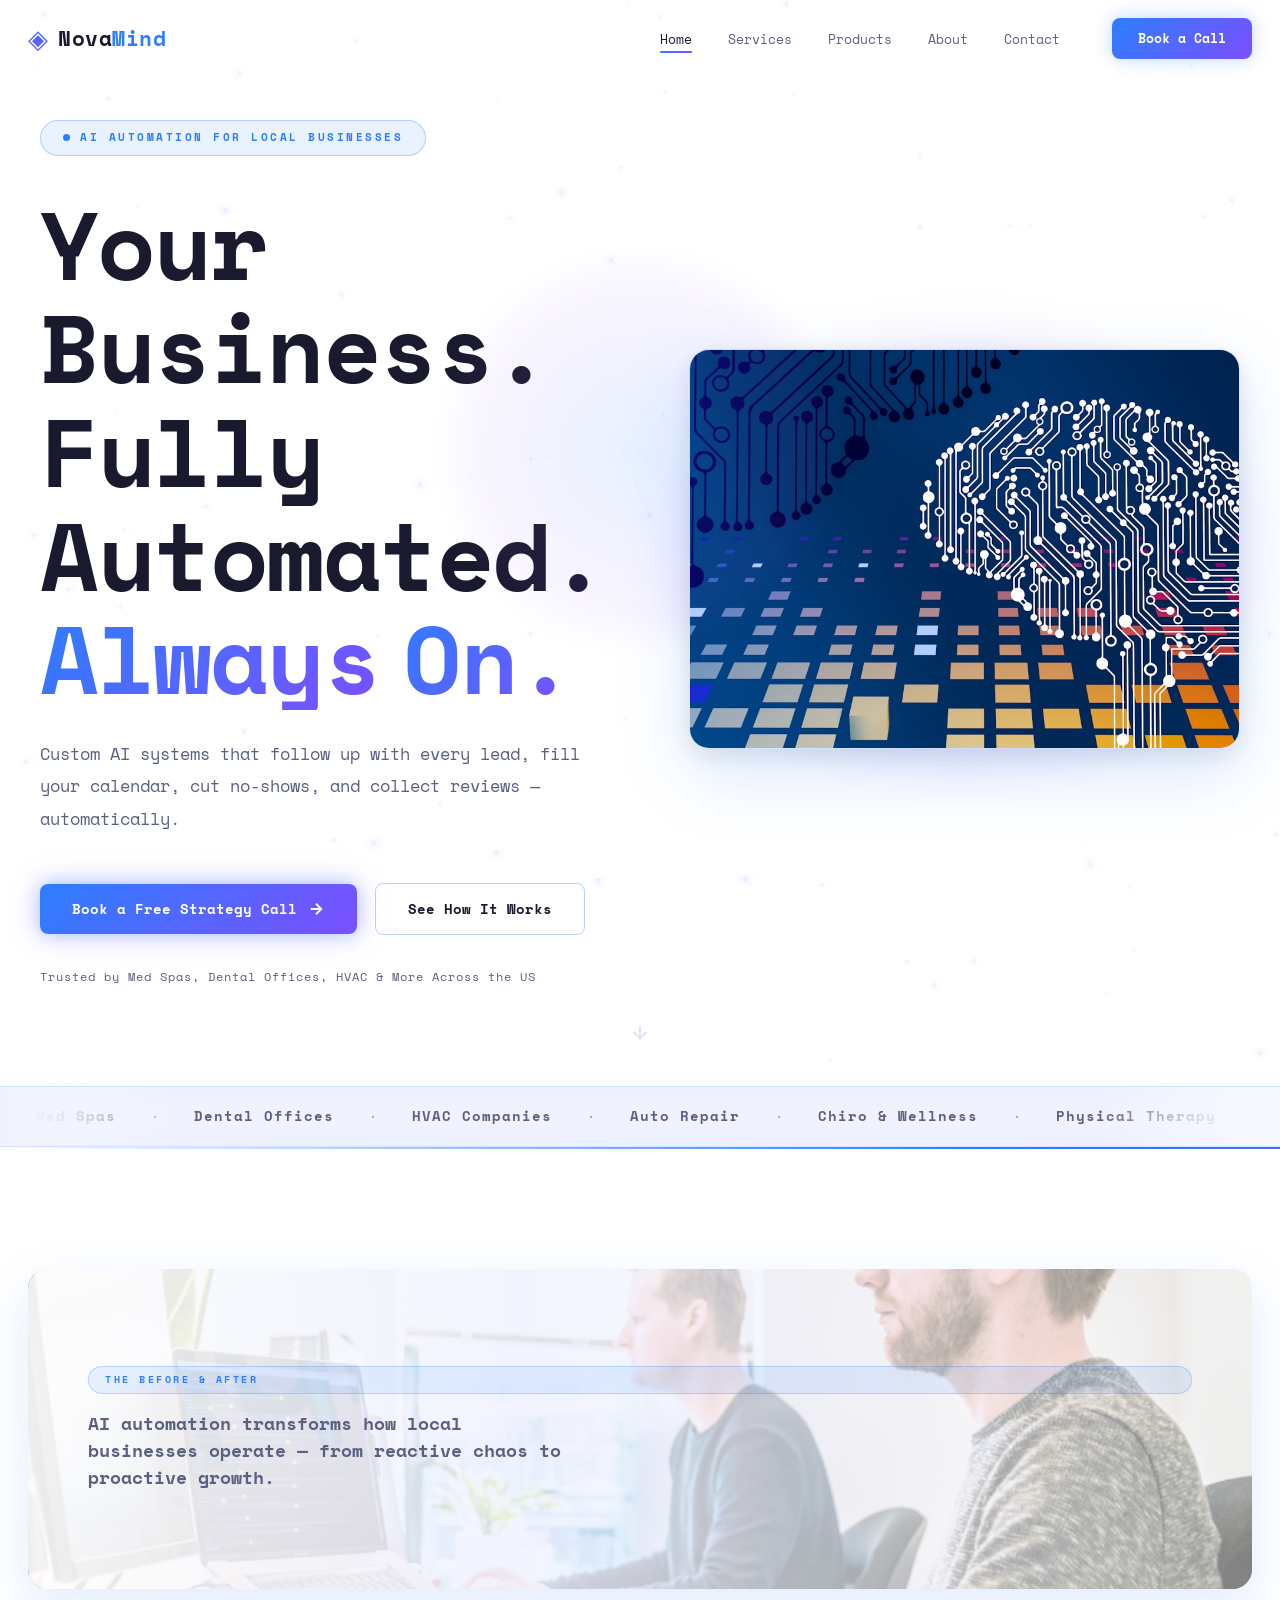
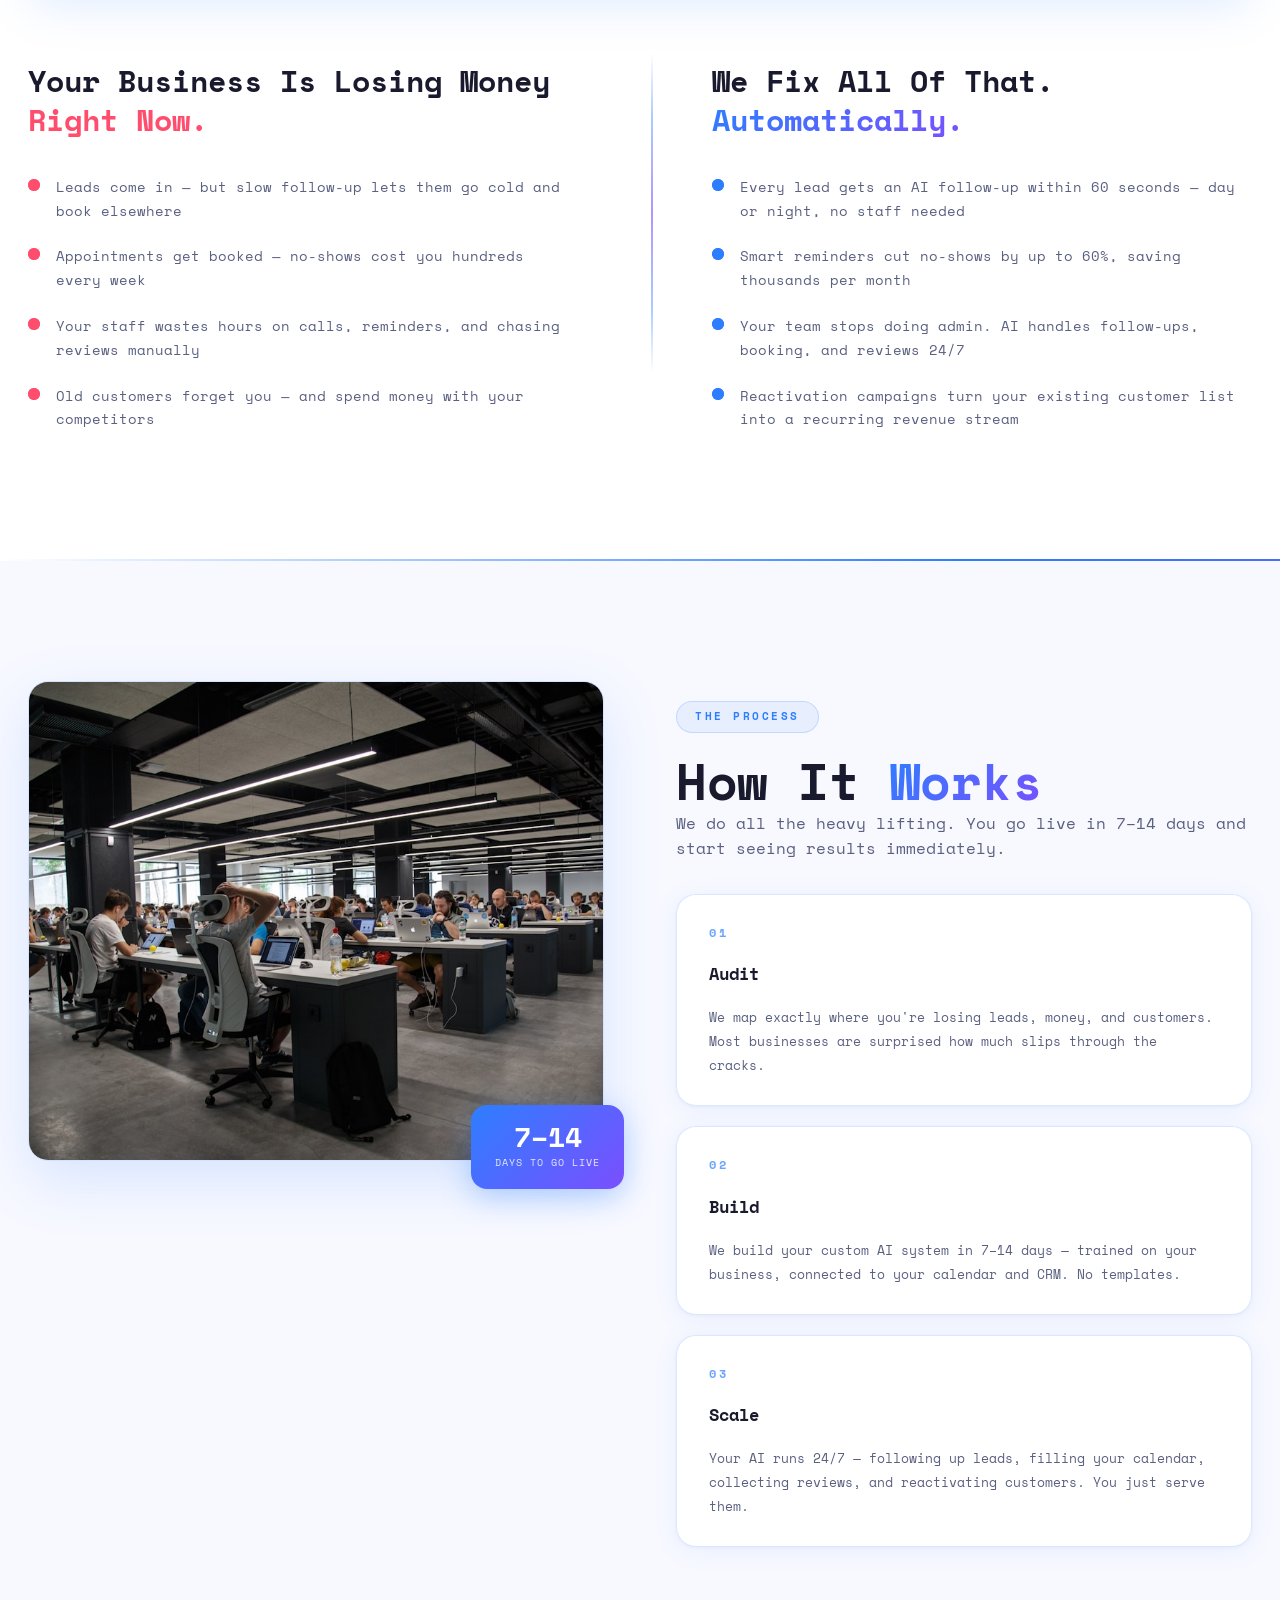
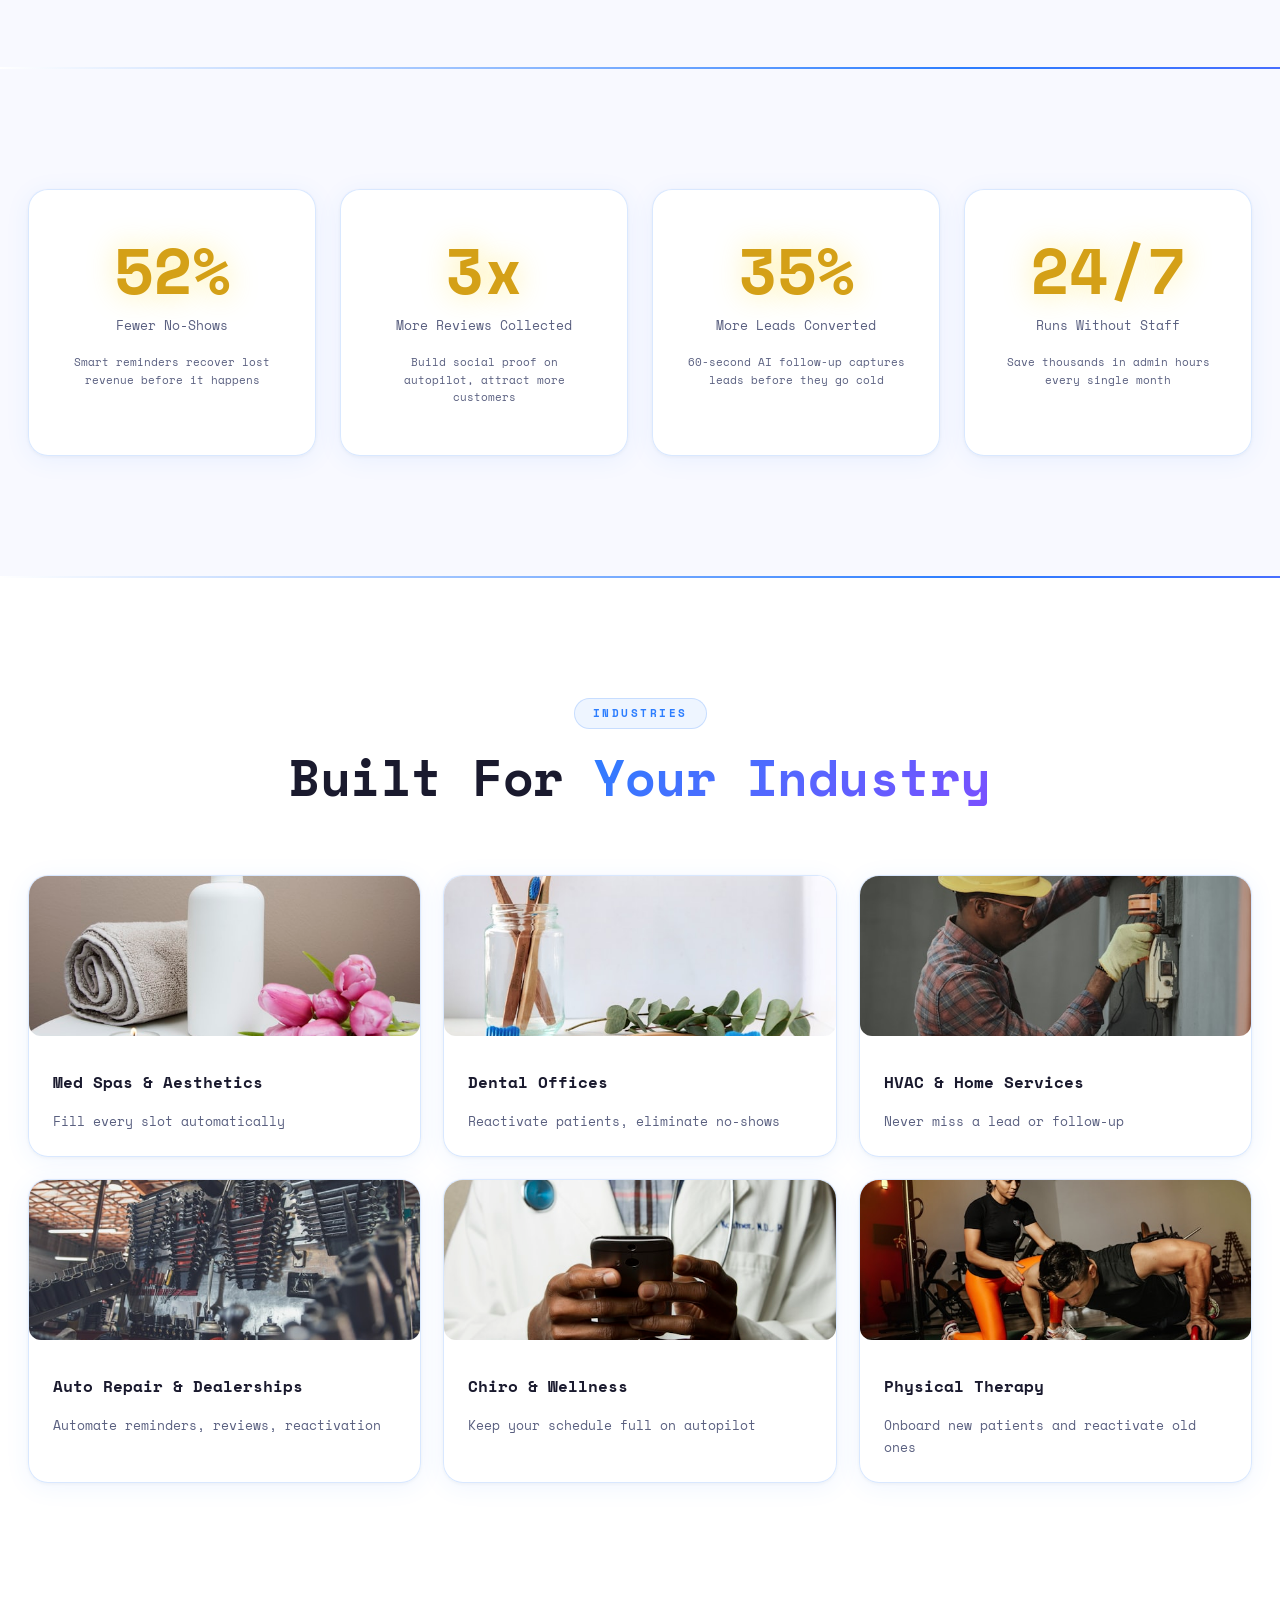
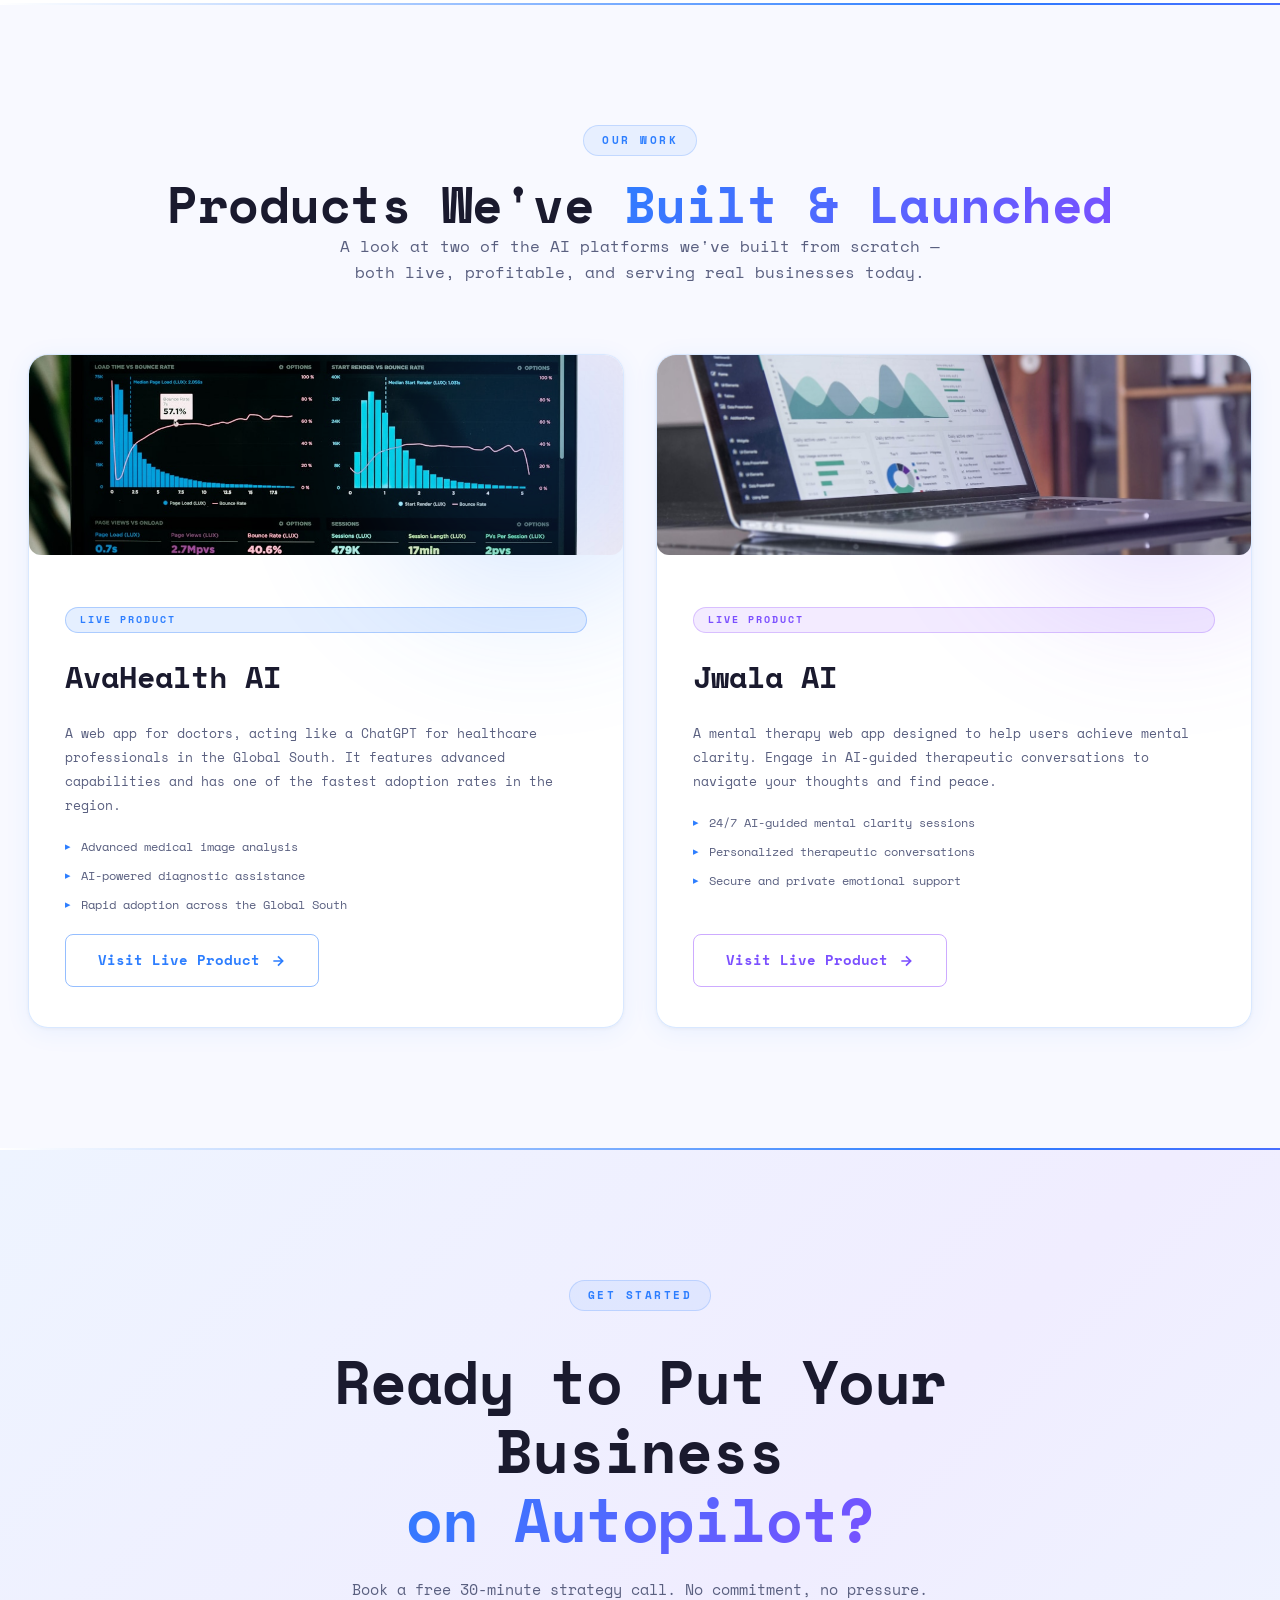
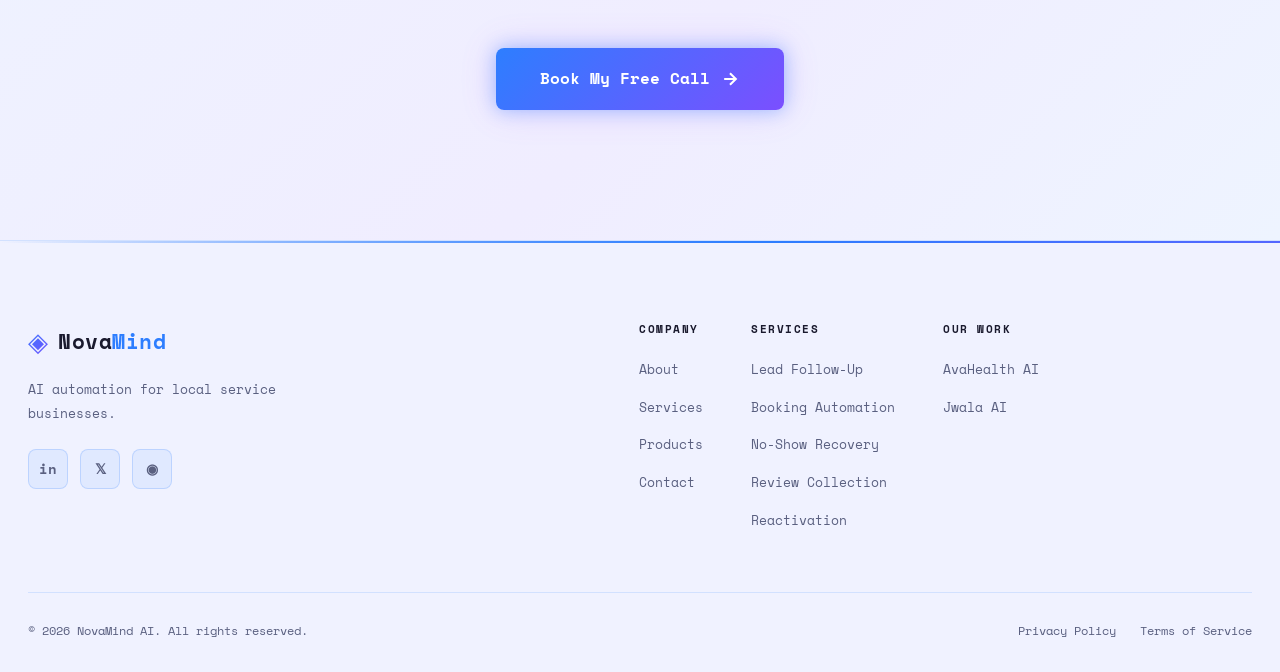
<file: index.html>
<!doctype html>
<html lang="en">
    <head>
        <meta charset="UTF-8" />
        <meta name="viewport" content="width=device-width, initial-scale=1.0" />
        <title>NovaMind AI — AI Automation for Local Service Businesses</title>
        <meta
            name="description"
            content="We build custom AI systems that follow up with every lead, fill your calendar, recover no-shows, and collect reviews — without your staff lifting a finger."
        />
        <link rel="preconnect" href="https://fonts.googleapis.com" />
        <link rel="preconnect" href="https://fonts.gstatic.com" crossorigin />
        <link
            href="https://fonts.googleapis.com/css2?family=Space+Mono:ital,wght@0,400;0,700;1,400&display=swap"
            rel="stylesheet"
        />
        <link rel="stylesheet" href="styles/global.css" />
        <link rel="stylesheet" href="styles/home2.css" />
        <link rel="stylesheet" href="styles/light-override.css" />
    </head>
    <body>
        <!-- ░░ CURSOR GLOW ░░ -->
        <div class="cursor-glow" id="cursorGlow"></div>

        <!-- ░░ PAGE TRANSITION OVERLAY ░░ -->
        <div class="page-overlay" id="pageOverlay"></div>

        <!-- ═══════════════════════════════════════════
       NAV
  ═══════════════════════════════════════════ -->
        <nav class="navbar" id="navbar">
            <div class="nav-inner">
                <a href="index.html" class="nav-logo">
                    <span class="logo-mark">◈</span>
                    <span class="logo-word">Nova<em>Mind</em></span>
                </a>

                <ul class="nav-links" id="navLinks">
                    <li>
                        <a href="index.html" class="nav-link active">Home</a>
                    </li>
                    <li>
                        <a href="services.html" class="nav-link">Services</a>
                    </li>
                    <li>
                        <a href="products.html" class="nav-link">Products</a>
                    </li>
                    <li><a href="about.html" class="nav-link">About</a></li>
                    <li><a href="contact.html" class="nav-link">Contact</a></li>
                </ul>

                <a href="contact.html" class="nav-cta">Book a Call</a>

                <button
                    class="hamburger"
                    id="hamburger"
                    aria-label="Toggle menu"
                >
                    <span></span><span></span><span></span>
                </button>
            </div>
        </nav>

        <!-- ═══════════════════════════════════════════
       SECTION 1 — HERO
  ═══════════════════════════════════════════ -->
        <section class="hero" id="hero">
            <!-- Particle canvas -->
            <canvas id="heroCanvas"></canvas>

            <!-- Floating orbs -->
            <div class="orb orb-blue" aria-hidden="true"></div>
            <div class="orb orb-purple" aria-hidden="true"></div>

            <div class="hero-split">
                <div class="hero-center">
                    <!-- Label -->
                    <div class="hero-label" id="heroLabel">
                        <span class="label-dot"></span>
                        AI AUTOMATION FOR LOCAL BUSINESSES
                    </div>

                    <!-- Headline -->
                    <h1
                        class="hero-headline"
                        id="heroHeadline"
                        aria-label="Your Business. Fully Automated. Always On."
                    >
                        <span class="hw" style="--i: 0">Your</span
                        ><span class="hw" style="--i: 1">Business.</span>
                        <br />
                        <span class="hw" style="--i: 2">Fully</span
                        ><span class="hw" style="--i: 3">Automated.</span>
                        <br />
                        <span class="hw grad-word" style="--i: 4">Always</span
                        ><span class="hw grad-word" style="--i: 5">On.</span>
                    </h1>

                    <!-- Sub -->
                    <p class="hero-sub" id="heroSub">
                        Custom AI systems that follow up with every lead, fill
                        your calendar, cut no-shows, and collect reviews —
                        automatically.
                    </p>

                    <!-- CTAs -->
                    <div class="hero-ctas" id="heroCtas">
                        <a
                            href="contact.html"
                            class="btn btn-primary"
                            id="ctaPrimary"
                        >
                            <span>Book a Free Strategy Call</span>
                            <svg
                                width="18"
                                height="18"
                                viewBox="0 0 24 24"
                                fill="none"
                                stroke="currentColor"
                                stroke-width="2.5"
                            >
                                <path d="M5 12h14M12 5l7 7-7 7" />
                            </svg>
                        </a>
                        <a
                            href="services.html"
                            class="btn btn-ghost"
                            id="ctaGhost"
                        >
                            <span>See How It Works</span>
                        </a>
                    </div>

                    <!-- Trust line -->
                    <p class="hero-trust" id="heroTrust">
                        Trusted by Med Spas, Dental Offices, HVAC &amp; More
                        Across the US
                    </p>
                </div>

                <!-- Hero Image -->
                <div class="hero-image-wrap" id="heroImageWrap">
                    <div class="hero-image-glow"></div>
                    <img
                        src="images/hero_ai_automation.jpg"
                        alt="AI automation system connecting a local business to a smart dashboard"
                        class="hero-img"
                        loading="eager"
                    />
                </div>
            </div>

            <!-- Scroll arrow -->
            <div class="scroll-arrow" aria-hidden="true">
                <svg
                    width="22"
                    height="22"
                    viewBox="0 0 24 24"
                    fill="none"
                    stroke="currentColor"
                    stroke-width="2"
                >
                    <path d="M12 5v14M5 12l7 7 7-7" />
                </svg>
            </div>
        </section>

        <!-- ═══════════════════════════════════════════
       SECTION 2 — TICKER
  ═══════════════════════════════════════════ -->
        <div class="ticker-band" aria-label="Industries we serve">
            <div class="ticker-fade ticker-fade-l"></div>
            <div class="ticker-fade ticker-fade-r"></div>
            <div class="ticker-track" id="tickerTrack">
                <!-- items duplicated in JS for seamless loop -->
            </div>
        </div>

        <!-- ═══════════════════════════════════════════
       SECTION 3 — PROBLEM & SOLUTION
  ═══════════════════════════════════════════ -->
        <section class="section ps-section" id="problemSolution">
            <div class="container">
                <!-- Section image banner -->
                <div class="ps-image-banner reveal-up">
                    <img
                        src="images/problem_solution.jpg"
                        alt="Business owners: stressed with manual work vs. calm with AI automation"
                        class="ps-banner-img"
                        loading="lazy"
                    />
                    <div class="ps-banner-overlay">
                        <span class="ps-banner-tag"
                            >The Before &amp; After</span
                        >
                        <p class="ps-banner-text">
                            AI automation transforms how local businesses
                            operate — from reactive chaos to proactive growth.
                        </p>
                    </div>
                </div>

                <div class="ps-grid">
                    <!-- LEFT — Problem -->
                    <div class="ps-col ps-problem slide-left">
                        <h2 class="ps-heading problem-heading">
                            Your Business Is Losing Money
                            <span class="red-text">Right Now.</span>
                        </h2>
                        <ul class="ps-list">
                            <li>
                                <span class="ps-dot ps-dot-red"></span>Leads
                                come in — but slow follow-up lets them go cold
                                and book elsewhere
                            </li>
                            <li>
                                <span class="ps-dot ps-dot-red"></span
                                >Appointments get booked — no-shows cost you
                                hundreds every week
                            </li>
                            <li>
                                <span class="ps-dot ps-dot-red"></span>Your
                                staff wastes hours on calls, reminders, and
                                chasing reviews manually
                            </li>
                            <li>
                                <span class="ps-dot ps-dot-red"></span>Old
                                customers forget you — and spend money with your
                                competitors
                            </li>
                        </ul>
                    </div>

                    <!-- DIVIDER -->
                    <div class="ps-divider" aria-hidden="true">
                        <div class="divider-line"></div>
                    </div>

                    <!-- RIGHT — Solution -->
                    <div class="ps-col ps-solution slide-right">
                        <h2 class="ps-heading solution-heading">
                            We Fix All Of That.
                            <span class="gradient-text">Automatically.</span>
                        </h2>
                        <ul class="ps-list">
                            <li>
                                <span class="ps-dot ps-dot-blue"></span>Every
                                lead gets an AI follow-up within 60 seconds —
                                day or night, no staff needed
                            </li>
                            <li>
                                <span class="ps-dot ps-dot-blue"></span>Smart
                                reminders cut no-shows by up to 60%, saving
                                thousands per month
                            </li>
                            <li>
                                <span class="ps-dot ps-dot-blue"></span>Your
                                team stops doing admin. AI handles follow-ups,
                                booking, and reviews 24/7
                            </li>
                            <li>
                                <span class="ps-dot ps-dot-blue"></span
                                >Reactivation campaigns turn your existing
                                customer list into a recurring revenue stream
                            </li>
                        </ul>
                    </div>
                </div>
            </div>
        </section>

        <!-- ═══════════════════════════════════════════
       SECTION 4 — HOW IT WORKS
  ═══════════════════════════════════════════ -->
        <section class="section hiw-section" id="howItWorks">
            <div class="container">
                <div class="hiw-layout">
                    <!-- LEFT: image -->
                    <div class="hiw-image-col reveal-up">
                        <div class="hiw-image-wrap">
                            <img
                                src="images/how_it_works.jpg"
                                alt="Team building and deploying an AI automation system"
                                class="hiw-img"
                                loading="lazy"
                            />
                            <div class="hiw-img-badge">
                                <span class="hiw-badge-num">7–14</span>
                                <span class="hiw-badge-label"
                                    >Days to Go Live</span
                                >
                            </div>
                        </div>
                    </div>

                    <!-- RIGHT: content -->
                    <div class="hiw-content-col">
                        <div
                            class="section-header reveal-up"
                            style="text-align: left; margin-bottom: 2rem"
                        >
                            <span class="sec-tag">The Process</span>
                            <h2 class="sec-title">
                                How It <span class="gradient-text">Works</span>
                            </h2>
                            <p class="sec-sub" style="margin: 0">
                                We do all the heavy lifting. You go live in 7–14
                                days and start seeing results immediately.
                            </p>
                        </div>

                        <!-- Steps + connector -->
                        <div class="hiw-wrapper">
                            <!-- animated connector line -->
                            <div class="hiw-connector" aria-hidden="true">
                                <div class="connector-line"></div>
                                <div class="connector-dot dot-1"></div>
                                <div class="connector-dot dot-2"></div>
                                <div class="connector-dot dot-3"></div>
                            </div>

                            <div class="hiw-cards">
                                <div
                                    class="hiw-card glass reveal-up"
                                    style="--d: 0s"
                                >
                                    <div class="hiw-num">01</div>
                                    <h3>Audit</h3>
                                    <p>
                                        We map exactly where you're losing
                                        leads, money, and customers. Most
                                        businesses are surprised how much slips
                                        through the cracks.
                                    </p>
                                </div>
                                <div
                                    class="hiw-card glass reveal-up"
                                    style="--d: 0.15s"
                                >
                                    <div class="hiw-num">02</div>
                                    <h3>Build</h3>
                                    <p>
                                        We build your custom AI system in 7–14
                                        days — trained on your business,
                                        connected to your calendar and CRM. No
                                        templates.
                                    </p>
                                </div>
                                <div
                                    class="hiw-card glass reveal-up"
                                    style="--d: 0.3s"
                                >
                                    <div class="hiw-num">03</div>
                                    <h3>Scale</h3>
                                    <p>
                                        Your AI runs 24/7 — following up leads,
                                        filling your calendar, collecting
                                        reviews, and reactivating customers. You
                                        just serve them.
                                    </p>
                                </div>
                            </div>
                        </div>
                    </div>
                </div>
            </div>
        </section>

        <!-- ═══════════════════════════════════════════
       SECTION 5 — STATS
  ═══════════════════════════════════════════ -->
        <section class="section stats-section" id="stats">
            <div class="stats-orb stats-orb-1" aria-hidden="true"></div>
            <div class="stats-orb stats-orb-2" aria-hidden="true"></div>
            <div class="container">
                <div class="stats-grid">
                    <div class="stat-card glass reveal-up" style="--d: 0s">
                        <div
                            class="stat-num gold"
                            data-target="60"
                            data-suffix="%"
                        >
                            0
                        </div>
                        <div class="stat-label">Fewer No-Shows</div>
                        <div class="stat-sub">
                            Smart reminders recover lost revenue before it
                            happens
                        </div>
                    </div>
                    <div class="stat-card glass reveal-up" style="--d: 0.12s">
                        <div
                            class="stat-num gold"
                            data-target="3"
                            data-suffix="x"
                        >
                            0
                        </div>
                        <div class="stat-label">More Reviews Collected</div>
                        <div class="stat-sub">
                            Build social proof on autopilot, attract more
                            customers
                        </div>
                    </div>
                    <div class="stat-card glass reveal-up" style="--d: 0.24s">
                        <div
                            class="stat-num gold"
                            data-target="40"
                            data-suffix="%"
                        >
                            0
                        </div>
                        <div class="stat-label">More Leads Converted</div>
                        <div class="stat-sub">
                            60-second AI follow-up captures leads before they go
                            cold
                        </div>
                    </div>
                    <div class="stat-card glass reveal-up" style="--d: 0.36s">
                        <div class="stat-num gold" data-suffix="">24/7</div>
                        <div class="stat-label">Runs Without Staff</div>
                        <div class="stat-sub">
                            Save thousands in admin hours every single month
                        </div>
                    </div>
                </div>
            </div>
        </section>

        <!-- ═══════════════════════════════════════════
       SECTION 6 — INDUSTRIES
  ═══════════════════════════════════════════ -->
        <section class="section ind-section" id="industries">
            <div class="container">
                <div class="section-header reveal-up">
                    <span class="sec-tag">Industries</span>
                    <h2 class="sec-title">
                        Built For
                        <span class="gradient-text">Your Industry</span>
                    </h2>
                </div>

                <div class="ind-grid">
                    <div class="ind-card glass reveal-up" style="--d: 0s">
                        <div class="ind-card-img-wrap">
                            <img
                                src="images/medspa.jpg"
                                alt="Med spa treatment room"
                                class="ind-card-img"
                                loading="lazy"
                            />
                        </div>
                        <h3>Med Spas &amp; Aesthetics</h3>
                        <p>Fill every slot automatically</p>
                    </div>
                    <div class="ind-card glass reveal-up" style="--d: 0.1s">
                        <div class="ind-card-img-wrap">
                            <img
                                src="images/dental.jpg"
                                alt="Dental office"
                                class="ind-card-img"
                                loading="lazy"
                            />
                        </div>
                        <h3>Dental Offices</h3>
                        <p>Reactivate patients, eliminate no-shows</p>
                    </div>
                    <div class="ind-card glass reveal-up" style="--d: 0.2s">
                        <div class="ind-card-img-wrap">
                            <img
                                src="images/hvac.jpg"
                                alt="HVAC technician at work"
                                class="ind-card-img"
                                loading="lazy"
                            />
                        </div>
                        <h3>HVAC &amp; Home Services</h3>
                        <p>Never miss a lead or follow-up</p>
                    </div>
                    <div class="ind-card glass reveal-up" style="--d: 0.3s">
                        <div class="ind-card-img-wrap">
                            <img
                                src="images/auto_repair.jpg"
                                alt="Auto repair shop"
                                class="ind-card-img"
                                loading="lazy"
                            />
                        </div>
                        <h3>Auto Repair &amp; Dealerships</h3>
                        <p>Automate reminders, reviews, reactivation</p>
                    </div>
                    <div class="ind-card glass reveal-up" style="--d: 0.4s">
                        <div class="ind-card-img-wrap">
                            <img
                                src="images/chiro.jpg"
                                alt="Chiropractic wellness clinic"
                                class="ind-card-img"
                                loading="lazy"
                            />
                        </div>
                        <h3>Chiro &amp; Wellness</h3>
                        <p>Keep your schedule full on autopilot</p>
                    </div>
                    <div class="ind-card glass reveal-up" style="--d: 0.5s">
                        <div class="ind-card-img-wrap">
                            <img
                                src="images/wellness.jpg"
                                alt="Physical therapy session"
                                class="ind-card-img"
                                loading="lazy"
                            />
                        </div>
                        <h3>Physical Therapy</h3>
                        <p>Onboard new patients and reactivate old ones</p>
                    </div>
                </div>
            </div>
        </section>

        <!-- ═══════════════════════════════════════════
       SECTION 7 — PRODUCTS TEASER
  ═══════════════════════════════════════════ -->
        <section class="section prod-section" id="products">
            <div class="container">
                <div class="section-header reveal-up">
                    <span class="sec-tag">Our Work</span>
                    <h2 class="sec-title">
                        Products We've
                        <span class="gradient-text">Built &amp; Launched</span>
                    </h2>
                    <p class="sec-sub" style="max-width: 600px; margin: 0 auto">
                        A look at two of the AI platforms we've built from
                        scratch — both live, profitable, and serving real
                        businesses today.
                    </p>
                </div>

                <div class="prod-grid">
                    <div class="prod-card glass reveal-up" style="--d: 0s">
                        <div
                            class="prod-glow prod-glow-blue"
                            aria-hidden="true"
                        ></div>
                        <div class="prod-card-img-wrap">
                            <img
                                src="images/ai_dashboard.jpg"
                                alt="AvaHealth AI dashboard showing medical image analysis and AI chat for doctors"
                                class="prod-card-img"
                                loading="lazy"
                            />
                        </div>
                        <div class="prod-badge">Live Product</div>
                        <h3 class="prod-name">AvaHealth AI</h3>
                        <p class="prod-desc">
                            A web app for doctors, acting like a ChatGPT for
                            healthcare professionals in the Global South. It
                            features advanced capabilities and has one of the
                            fastest adoption rates in the region.
                        </p>
                        <ul class="prod-feats">
                            <li>Advanced medical image analysis</li>
                            <li>AI-powered diagnostic assistance</li>
                            <li>Rapid adoption across the Global South</li>
                        </ul>
                        <a
                            href="https://avahealthai.com"
                            target="_blank"
                            rel="noopener"
                            class="btn btn-outline prod-btn"
                        >
                            <span>Visit Live Product</span>
                            <svg
                                width="16"
                                height="16"
                                viewBox="0 0 24 24"
                                fill="none"
                                stroke="currentColor"
                                stroke-width="2.5"
                            >
                                <path d="M5 12h14M12 5l7 7-7 7" />
                            </svg>
                        </a>
                    </div>

                    <div class="prod-card glass reveal-up" style="--d: 0.18s">
                        <div
                            class="prod-glow prod-glow-purple"
                            aria-hidden="true"
                        ></div>
                        <div class="prod-card-img-wrap">
                            <img
                                src="images/products_hero.jpg"
                                alt="Jwala AI dashboard for mental therapy and clarity"
                                class="prod-card-img"
                                loading="lazy"
                            />
                        </div>
                        <div class="prod-badge prod-badge-purple">
                            Live Product
                        </div>
                        <h3 class="prod-name">Jwala AI</h3>
                        <p class="prod-desc">
                            A mental therapy web app designed to help users
                            achieve mental clarity. Engage in AI-guided
                            therapeutic conversations to navigate your thoughts
                            and find peace.
                        </p>
                        <ul class="prod-feats">
                            <li>24/7 AI-guided mental clarity sessions</li>
                            <li>Personalized therapeutic conversations</li>
                            <li>Secure and private emotional support</li>
                        </ul>
                        <a
                            href="https://jwalaai.com"
                            target="_blank"
                            rel="noopener"
                            class="btn btn-outline prod-btn prod-btn-purple"
                        >
                            <span>Visit Live Product</span>
                            <svg
                                width="16"
                                height="16"
                                viewBox="0 0 24 24"
                                fill="none"
                                stroke="currentColor"
                                stroke-width="2.5"
                            >
                                <path d="M5 12h14M12 5l7 7-7 7" />
                            </svg>
                        </a>
                    </div>
                </div>
            </div>
        </section>

        <!-- ═══════════════════════════════════════════
       SECTION 8 — CTA BANNER
  ═══════════════════════════════════════════ -->
        <section class="cta-banner" id="ctaBanner">
            <div class="cta-orb cta-orb-1" aria-hidden="true"></div>
            <div class="cta-orb cta-orb-2" aria-hidden="true"></div>
            <div class="cta-inner reveal-up">
                <span class="sec-tag">Get Started</span>
                <h2 class="cta-headline">
                    Ready to Put Your Business<br /><span class="gradient-text"
                        >on Autopilot?</span
                    >
                </h2>
                <p class="cta-sub">
                    Book a free 30-minute strategy call. No commitment, no
                    pressure.
                </p>
                <a href="contact.html" class="btn btn-primary btn-large">
                    <span>Book My Free Call</span>
                    <svg
                        width="20"
                        height="20"
                        viewBox="0 0 24 24"
                        fill="none"
                        stroke="currentColor"
                        stroke-width="2.5"
                    >
                        <path d="M5 12h14M12 5l7 7-7 7" />
                    </svg>
                </a>
            </div>
        </section>

        <!-- ═══════════════════════════════════════════
       SECTION 9 — FOOTER
  ═══════════════════════════════════════════ -->
        <footer class="site-footer" id="footer">
            <div class="footer-gradient-border" aria-hidden="true"></div>
            <div class="container">
                <div class="footer-grid">
                    <!-- Brand -->
                    <div class="footer-brand">
                        <a href="index.html" class="nav-logo">
                            <span class="logo-mark">◈</span>
                            <span class="logo-word">Nova<em>Mind</em></span>
                        </a>
                        <p class="footer-tag">
                            AI automation for local service businesses.
                        </p>
                        <div class="footer-socials">
                            <a href="#" class="social-btn" aria-label="LinkedIn"
                                >in</a
                            >
                            <a
                                href="#"
                                class="social-btn"
                                aria-label="X / Twitter"
                                >𝕏</a
                            >
                            <a
                                href="#"
                                class="social-btn"
                                aria-label="Instagram"
                                >◉</a
                            >
                        </div>
                    </div>

                    <!-- Nav -->
                    <nav class="footer-nav" aria-label="Footer navigation">
                        <div class="footer-col">
                            <h4>Company</h4>
                            <ul>
                                <li><a href="about.html">About</a></li>
                                <li><a href="services.html">Services</a></li>
                                <li><a href="products.html">Products</a></li>
                                <li><a href="contact.html">Contact</a></li>
                            </ul>
                        </div>
                        <div class="footer-col">
                            <h4>Services</h4>
                            <ul>
                                <li>
                                    <a href="services.html">Lead Follow-Up</a>
                                </li>
                                <li>
                                    <a href="services.html"
                                        >Booking Automation</a
                                    >
                                </li>
                                <li>
                                    <a href="services.html">No-Show Recovery</a>
                                </li>
                                <li>
                                    <a href="services.html"
                                        >Review Collection</a
                                    >
                                </li>
                                <li>
                                    <a href="services.html">Reactivation</a>
                                </li>
                            </ul>
                        </div>
                        <div class="footer-col">
                            <h4>Our Work</h4>
                            <ul>
                                <li>
                                    <a
                                        href="https://avahealthai.com"
                                        target="_blank"
                                        rel="noopener"
                                        >AvaHealth AI</a
                                    >
                                </li>
                                <li>
                                    <a
                                        href="https://jwalaai.com"
                                        target="_blank"
                                        rel="noopener"
                                        >Jwala AI</a
                                    >
                                </li>
                            </ul>
                        </div>
                    </nav>
                </div>

                <div class="footer-bottom">
                    <p>© 2026 NovaMind AI. All rights reserved.</p>
                    <div class="footer-legal">
                        <a href="#">Privacy Policy</a>
                        <a href="#">Terms of Service</a>
                    </div>
                </div>
            </div>
        </footer>

        <script src="scripts/global.js"></script>
        <script src="scripts/home2.js"></script>
    </body>
</html>
</file>
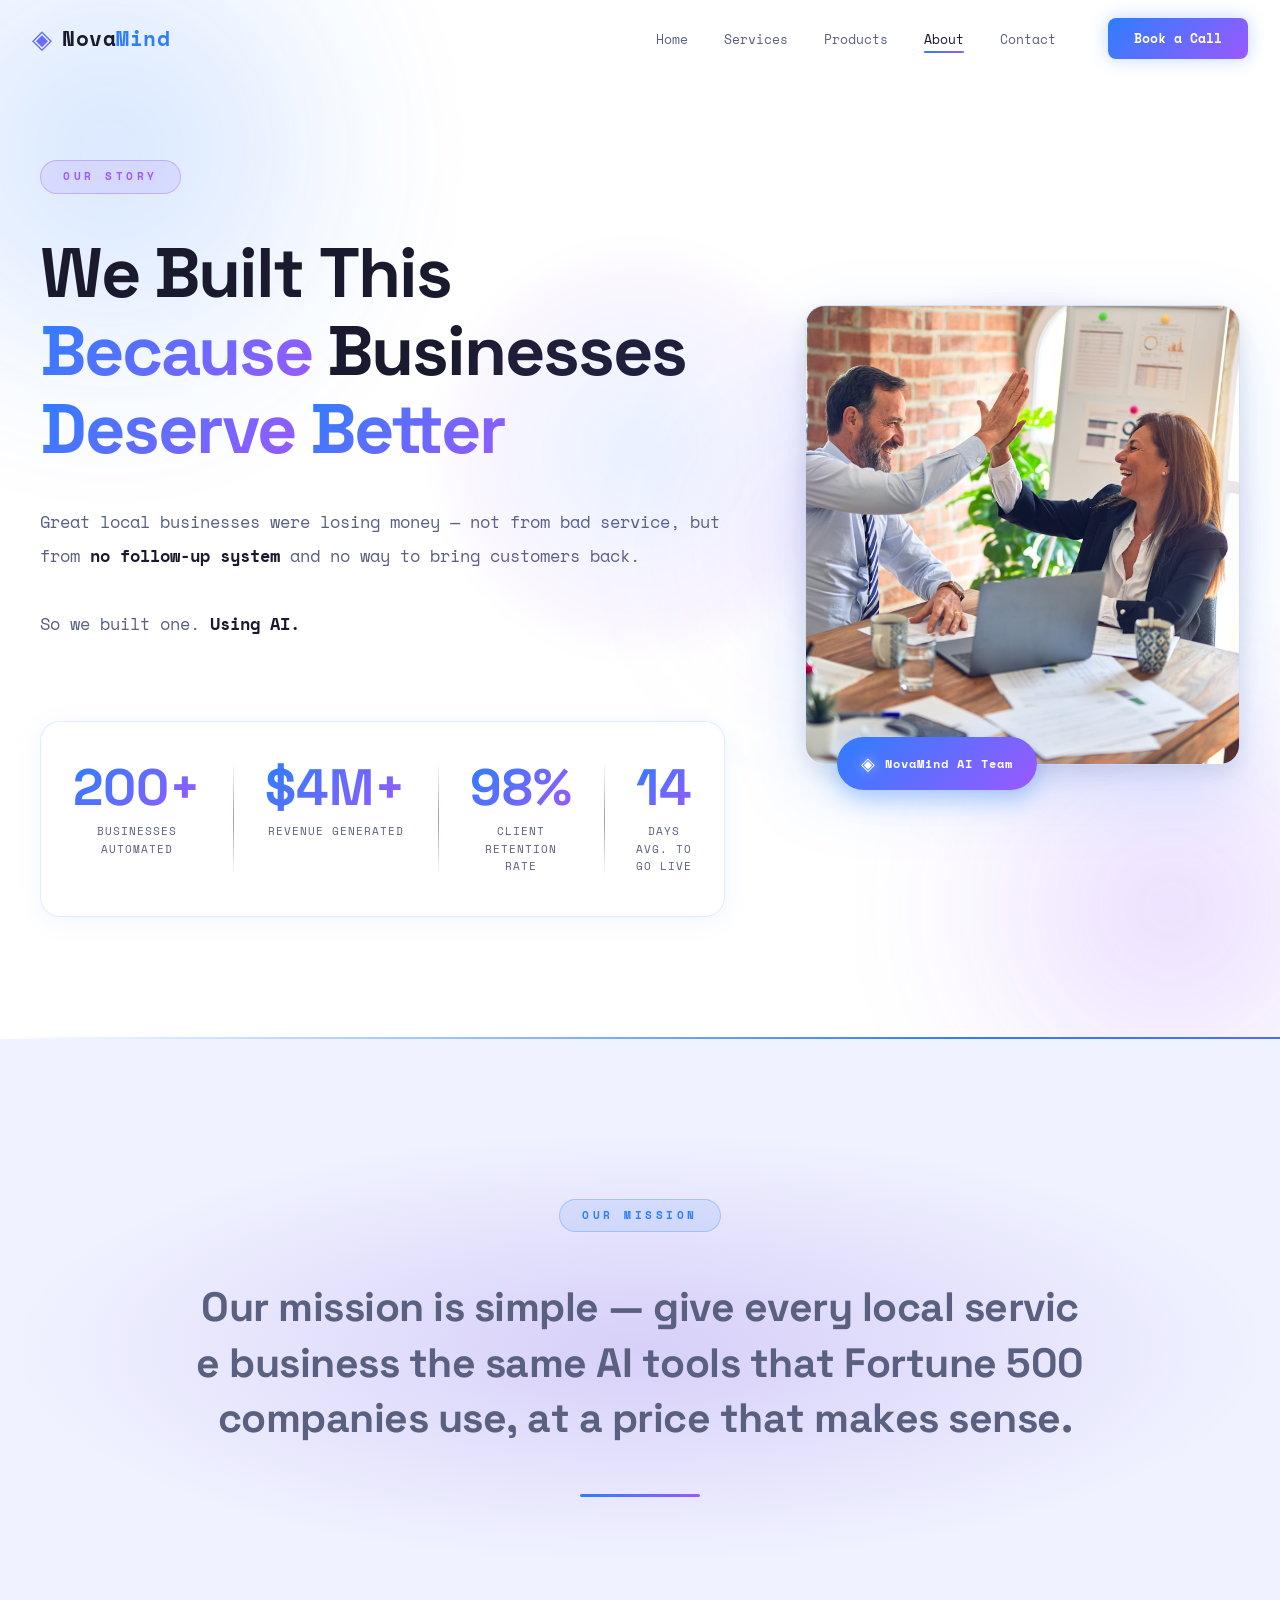
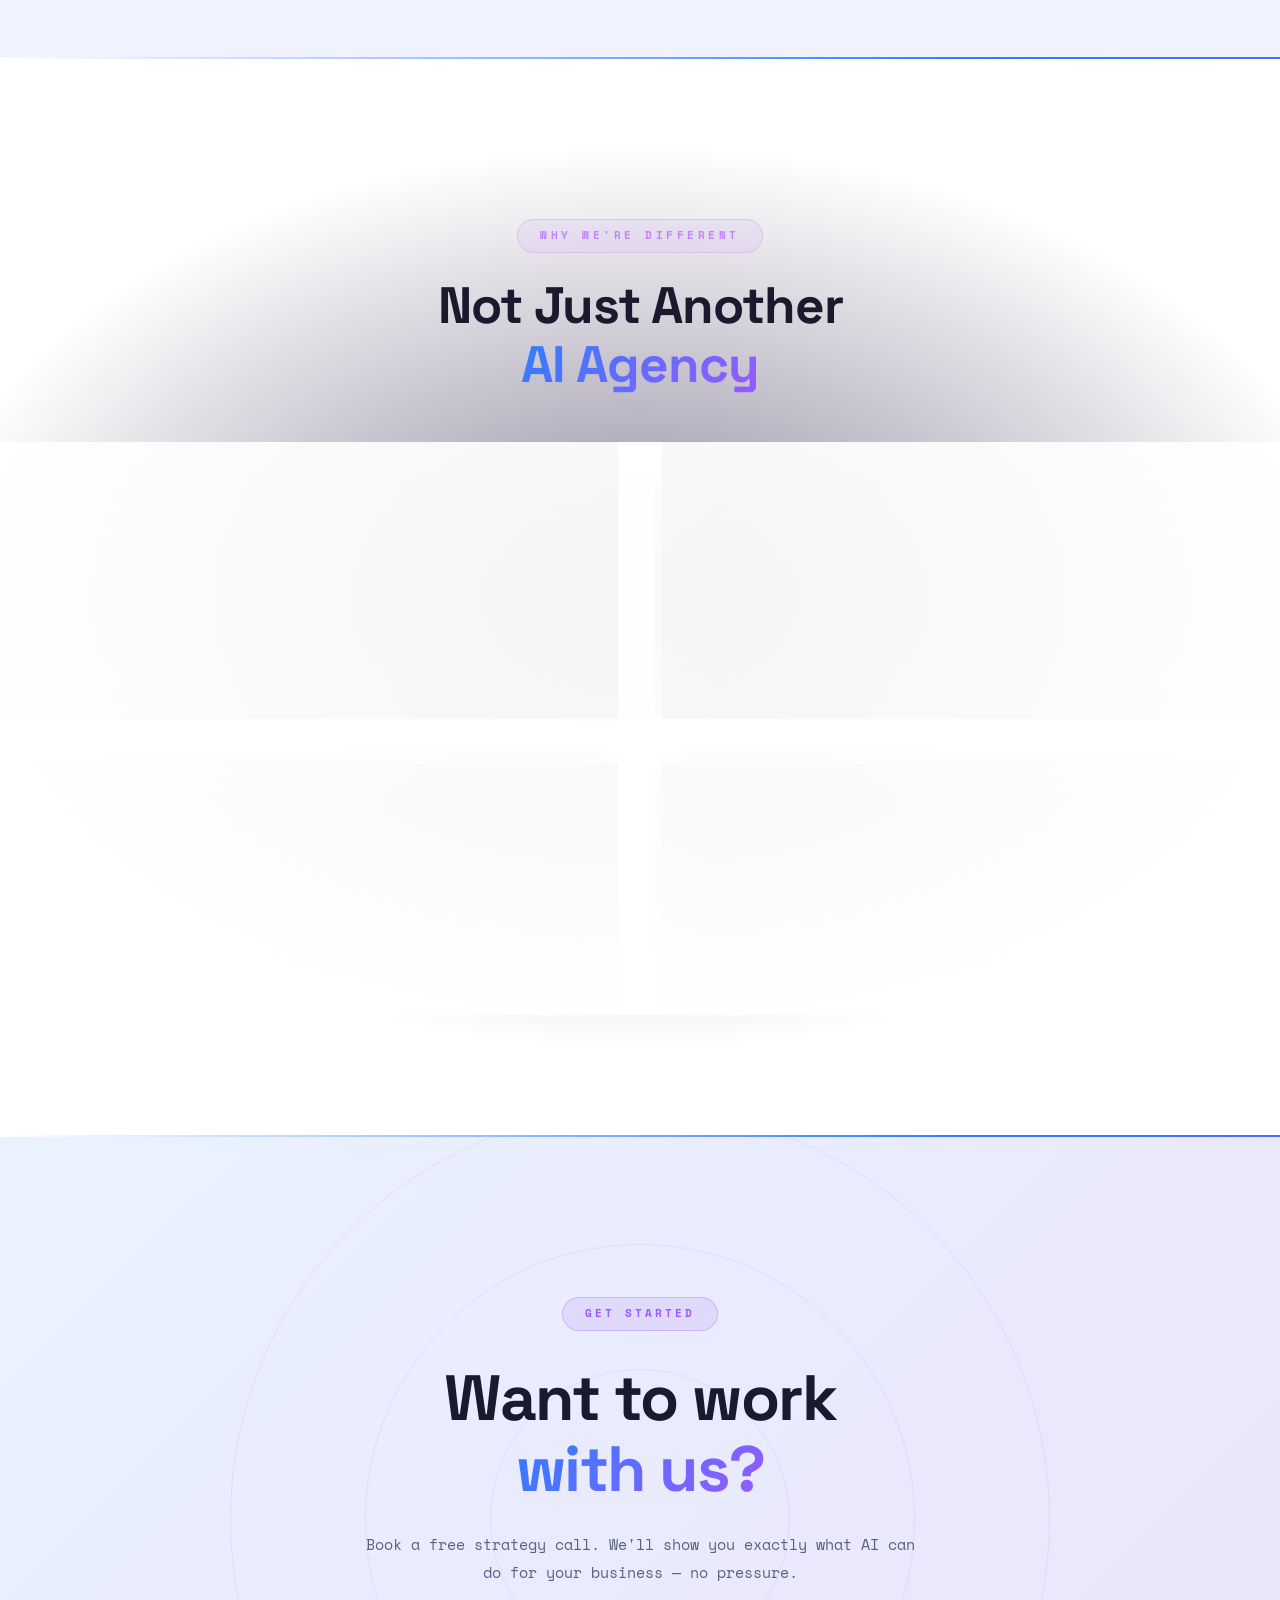
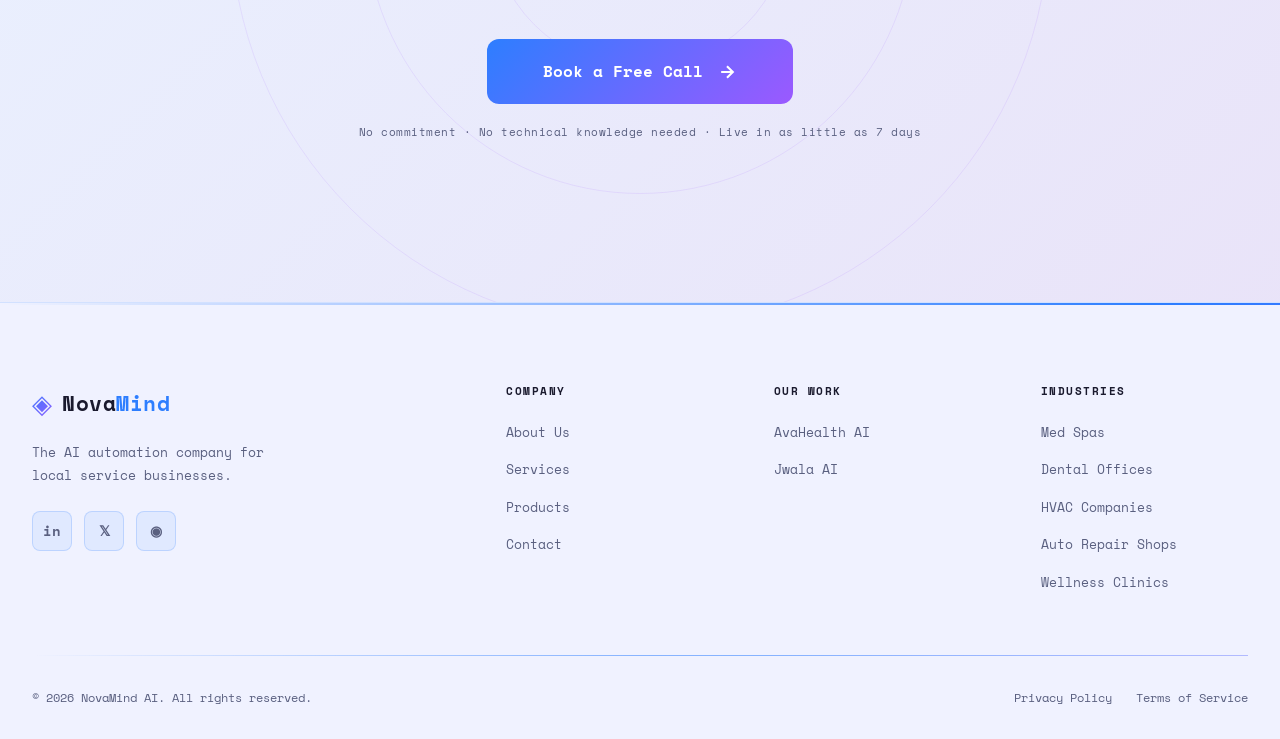
<file: about.html>
<!DOCTYPE html>
<html lang="en">
<head>
  <meta charset="UTF-8" />
  <meta name="viewport" content="width=device-width, initial-scale=1.0" />
  <title>About — NovaMind AI | Our Story, Mission &amp; Values</title>
  <meta name="description" content="Learn the story behind NovaMind AI — why we exist, what drives us, and why we're obsessed with helping local service businesses compete using the power of AI." />
  <link rel="stylesheet" href="styles/global.css" />
  <link rel="stylesheet" href="styles/about.css" />
  <link rel="stylesheet" href="styles/light-override.css" />
</head>
<body>

  <div class="cursor-glow" id="cursorGlow"></div>

  <div class="bg-orbs">
    <div class="orb orb-1"></div>
    <div class="orb orb-2"></div>
    <div class="orb orb-3"></div>
    <div class="orb orb-4"></div>
  </div>

  <!-- ── NAVIGATION ─────────────────────────────────────────── -->
  <nav class="navbar" id="navbar">
    <div class="nav-container">
      <a href="index.html" class="nav-logo">
        <span class="logo-icon">◈</span>
        <span class="logo-text">Nova<span class="logo-accent">Mind</span></span>
      </a>
      <ul class="nav-links" id="navLinks">
        <li><a href="index.html"    class="nav-link">Home</a></li>
        <li><a href="services.html" class="nav-link">Services</a></li>
        <li><a href="products.html" class="nav-link">Products</a></li>
        <li><a href="about.html"    class="nav-link active">About</a></li>
        <li><a href="contact.html"  class="nav-link">Contact</a></li>
      </ul>
      <a href="contact.html" class="nav-cta">Book a Call</a>
      <button class="nav-hamburger" id="navHamburger" aria-label="Menu">
        <span></span><span></span><span></span>
      </button>
    </div>
  </nav>

  <!-- ═══════════════════════════════════════════════════════ -->
  <!--  SECTION 1 — OUR STORY                                 -->
  <!-- ═══════════════════════════════════════════════════════ -->
  <section class="story-section" id="storySection">
    <!-- Floating section orbs -->
    <div class="story-orb story-orb-1"></div>
    <div class="story-orb story-orb-2"></div>
    <div class="story-orb story-orb-3"></div>

    <div class="story-inner story-inner-split">

      <!-- LEFT: Text + Stats -->
      <div class="story-text-col">
        <!-- Eyebrow label -->
        <span class="story-tag">Our Story</span>

        <!-- Word-by-word headline (injected by JS) -->
        <h1 class="story-headline" id="storyHeadline" aria-label="We Built This Because Businesses Deserve Better"></h1>

        <!-- Fade-in paragraph -->
        <p class="story-para" id="storyPara">
          Great local businesses were losing money — not from bad service, but from
          <strong>no follow-up system</strong> and no way to bring customers back.
          <br /><br />
          So we built one. <strong>Using AI.</strong>
        </p>

        <!-- Stats strip -->
        <div class="story-stats">
          <div class="story-stat">
            <div class="stat-num" id="statA">200+</div>
            <div class="stat-label">Businesses Automated</div>
          </div>
          <div class="story-stat">
            <div class="stat-num" id="statB">$4M+</div>
            <div class="stat-label">Revenue Generated</div>
          </div>
          <div class="story-stat">
            <div class="stat-num" id="statC">98%</div>
            <div class="stat-label">Client Retention Rate</div>
          </div>
          <div class="story-stat">
            <div class="stat-num" id="statD">14</div>
            <div class="stat-label">Days Avg. to Go Live</div>
          </div>
        </div>
      </div>

      <!-- RIGHT: Team photo -->
      <div class="story-image-col">
        <div class="story-img-wrap">
          <div class="story-img-glow"></div>
          <img
            src="images/about_team.jpg"
            alt="NovaMind AI team collaborating in a modern office"
            class="story-img"
            loading="eager"
          />
          <div class="story-img-badge">
            <span class="story-badge-icon">◈</span>
            <span class="story-badge-text">NovaMind AI Team</span>
          </div>
        </div>
      </div>

    </div>
  </section>

  <!-- ═══════════════════════════════════════════════════════ -->
  <!--  SECTION 2 — OUR MISSION                               -->
  <!-- ═══════════════════════════════════════════════════════ -->
  <section class="mission-section" id="missionSection">
    <div class="mission-bg"></div>

    <div class="mission-inner">
      <span class="mission-tag reveal-up">Our Mission</span>

      <!-- Letter-by-letter statement, with glow overlay -->
      <div class="mission-statement-wrap reveal-up d1" id="missionWrap">
        <p class="mission-statement" id="missionStatement" aria-label="Our mission is simple — give every local service business the same AI tools that Fortune 500 companies use, at a price that makes sense."></p>
      </div>

      <div class="mission-line reveal-up d2" id="missionLine"></div>
    </div>
  </section>

  <!-- ═══════════════════════════════════════════════════════ -->
  <!--  SECTION 3 — WHY WE'RE DIFFERENT                       -->
  <!-- ═══════════════════════════════════════════════════════ -->
  <section class="diff-section" id="diffSection">
    <div class="container">

      <!-- Header -->
      <div class="diff-header">
        <div class="diff-tag reveal-up">Why We're Different</div>
        <h2 class="diff-title reveal-up d1">
          Not Just Another<br/>
          <span>AI Agency</span>
        </h2>
      </div>

      <!-- 2x2 Card Grid -->
      <div class="diff-grid" id="diffGrid">

        <!-- Card 1 -->
        <div class="diff-card" id="diffCard1">
          <div class="dc-title">More Customers, Less Effort</div>
          <p class="dc-desc">Our AI responds to every lead instantly — before they go cold. Businesses using our systems typically see 30–50% more conversions from the same ad spend.</p>
        </div>

        <!-- Card 2 -->
        <div class="diff-card" id="diffCard2">
          <div class="dc-title">Save Time. Cut Admin Costs.</div>
          <p class="dc-desc">AI handles follow-ups, reminders, booking, and reviews automatically. Most clients reclaim 15–20+ hours of staff time per week and reduce their admin overhead significantly.</p>
        </div>

        <!-- Card 3 -->
        <div class="diff-card" id="diffCard3">
          <div class="dc-title">Scale Without Hiring</div>
          <p class="dc-desc">Your AI runs 24/7 and never calls in sick. Grow your customer base, fill your calendar, and increase revenue — without adding payroll.</p>
        </div>

        <!-- Card 4 -->
        <div class="diff-card" id="diffCard4">
          <div class="dc-title">Results You Can See</div>
          <p class="dc-desc">Fewer no-shows, more 5-star reviews, more returning customers. Every automation we build is measured against your bottom line, not vanity metrics.</p>
        </div>

      </div>
    </div>
  </section>

  <!-- ═══════════════════════════════════════════════════════ -->
  <!--  SECTION 4 — CTA                                       -->
  <!-- ═══════════════════════════════════════════════════════ -->
  <section class="about-cta-section" id="aboutCTA">
    <div class="about-cta-bg"></div>

    <!-- Expanding ring decorations -->
    <div class="cta-rings">
      <div class="cta-ring"></div>
      <div class="cta-ring"></div>
      <div class="cta-ring"></div>
    </div>

    <div class="about-cta-inner">
      <span class="cta-eyebrow reveal-up">Get Started</span>
      <h2 class="cta-headline reveal-up d1">
        Want to work<br/>
        <span class="cta-grad">with us?</span>
      </h2>
      <p class="cta-sub reveal-up d2">
        Book a free strategy call. We'll show you exactly what AI can do for your business — no pressure.
      </p>
      <div class="reveal-up d3">
        <a href="contact.html" class="btn-about-cta" id="ctaBtn">
          <span>Book a Free Call</span>
          <span class="btn-arr">
            <svg width="20" height="20" viewBox="0 0 24 24" fill="none" stroke="currentColor" stroke-width="2.5">
              <path d="M5 12h14M12 5l7 7-7 7"/>
            </svg>
          </span>
        </a>
        <p class="cta-note">No commitment · No technical knowledge needed · Live in as little as 7 days</p>
      </div>
    </div>
  </section>

  <!-- ── FOOTER ─────────────────────────────────────────────── -->
  <footer class="footer">
    <div class="container">
      <div class="footer-grid">
        <div class="footer-brand">
          <a href="index.html" class="nav-logo">
            <span class="logo-icon">◈</span>
            <span class="logo-text">Nova<span class="logo-accent">Mind</span></span>
          </a>
          <p class="footer-tagline">The AI automation company for local service businesses.</p>
          <div class="footer-social">
            <a href="#" class="social-link" aria-label="LinkedIn">in</a>
            <a href="#" class="social-link" aria-label="Twitter">𝕏</a>
            <a href="#" class="social-link" aria-label="Instagram">◉</a>
          </div>
        </div>
        <div class="footer-links-col">
          <h4>Company</h4>
          <ul>
            <li><a href="about.html">About Us</a></li>
            <li><a href="services.html">Services</a></li>
            <li><a href="products.html">Products</a></li>
            <li><a href="contact.html">Contact</a></li>
          </ul>
        </div>
        <div class="footer-links-col">
          <h4>Our Work</h4>
          <ul>
            <li><a href="https://avahealthai.com" target="_blank" rel="noopener">AvaHealth AI</a></li>
            <li><a href="https://jwalaai.com" target="_blank" rel="noopener">Jwala AI</a></li>
          </ul>
        </div>
        <div class="footer-links-col">
          <h4>Industries</h4>
          <ul>
            <li><a href="#">Med Spas</a></li>
            <li><a href="#">Dental Offices</a></li>
            <li><a href="#">HVAC Companies</a></li>
            <li><a href="#">Auto Repair Shops</a></li>
            <li><a href="#">Wellness Clinics</a></li>
          </ul>
        </div>
      </div>
      <div class="footer-divider"></div>
      <div class="footer-bottom">
        <p>© 2026 NovaMind AI. All rights reserved.</p>
        <div class="footer-legal">
          <a href="#">Privacy Policy</a>
          <a href="#">Terms of Service</a>
        </div>
      </div>
    </div>
  </footer>

  <!-- ── SCRIPTS ────────────────────────────────────────────── -->
  <script src="scripts/global.js"></script>
  <script>
  (function () {
    'use strict';

    /* ── PAGE TRANSITION ──────────────────────────────────── */
    const overlay = document.createElement('div');
    overlay.className = 'page-transition';
    document.body.appendChild(overlay);
    overlay.classList.add('active');
    requestAnimationFrame(() => requestAnimationFrame(() => overlay.classList.remove('active')));

    document.querySelectorAll('a[href]').forEach(link => {
      const href = link.getAttribute('href') || '';
      if (href.startsWith('#') || href.startsWith('http') || href.startsWith('mailto') || href.startsWith('tel')) return;
      link.addEventListener('click', e => {
        e.preventDefault();
        overlay.classList.add('active');
        setTimeout(() => { window.location.href = href; }, 460);
      });
    });

    /* ── CURSOR GLOW ──────────────────────────────────────── */
    const cursor = document.getElementById('cursorGlow');
    if (cursor) {
      let tx = window.innerWidth / 2, ty = window.innerHeight / 2, cx = tx, cy = ty;
      document.addEventListener('mousemove', e => { tx = e.clientX; ty = e.clientY; });
      const tick = () => {
        cx += (tx - cx) * 0.08; cy += (ty - cy) * 0.08;
        cursor.style.left = cx + 'px'; cursor.style.top = cy + 'px';
        requestAnimationFrame(tick);
      };
      tick();
    }

    /* ── NAVBAR ───────────────────────────────────────────── */
    const navbar = document.getElementById('navbar');
    if (navbar) {
      const onScroll = () => navbar.classList.toggle('scrolled', window.scrollY > 36);
      window.addEventListener('scroll', onScroll, { passive: true }); onScroll();
    }
    const burger   = document.getElementById('navHamburger');
    const navLinks = document.getElementById('navLinks');
    if (burger && navLinks) {
      burger.addEventListener('click', () => navLinks.classList.toggle('open'));
      navLinks.querySelectorAll('.nav-link').forEach(l =>
        l.addEventListener('click', () => navLinks.classList.remove('open'))
      );
    }

    /* ── SECTION 1 — WORD-BY-WORD HEADLINE ───────────────── */
    const STORY_WORDS    = ['We','Built','This','Because','Businesses','Deserve','Better'];
    const STORY_GRAD_SET = new Set(['Because','Deserve','Better']);

    const storyH = document.getElementById('storyHeadline');
    if (storyH) {
      STORY_WORDS.forEach((word, i) => {
        const sp = document.createElement('span');
        sp.className = 'word' + (STORY_GRAD_SET.has(word) ? ' grad' : '');
        sp.textContent = word;
        sp.style.animationDelay = (0.5 + i * 0.13) + 's';
        storyH.appendChild(sp);
      });
    }

    /* ── SECTION 2 — LETTER-BY-LETTER MISSION ────────────── */
    const MISSION_TEXT = "Our mission is simple — give every local service business the same AI tools that Fortune 500 companies use, at a price that makes sense.";

    // Build char spans when section enters viewport
    const missionEl   = document.getElementById('missionStatement');
    const missionWrap = document.getElementById('missionWrap');
    const missionLine = document.getElementById('missionLine');

    let missionAnimated = false;

    const doMissionAnim = () => {
      if (missionAnimated) return;
      missionAnimated = true;

      // Set gradient overlay text
      if (missionWrap) missionWrap.dataset.text = MISSION_TEXT;

      // Build letter spans
      MISSION_TEXT.split('').forEach((ch, i) => {
        const sp = document.createElement('span');
        sp.className = 'mission-char';
        sp.textContent = ch === ' ' ? '\u00A0' : ch;
        sp.style.animationDelay = (0.1 + i * 0.022) + 's';
        missionEl.appendChild(sp);
      });

      // Activate glow overlay after letters finish
      const glowDelay = (0.1 + MISSION_TEXT.length * 0.022 + 0.5) * 1000;
      setTimeout(() => {
        if (missionWrap) missionWrap.classList.add('glow-active');
        if (missionLine) missionLine.classList.add('visible');
      }, glowDelay);
    };

    /* ── SECTION 3 — STAGGERED CARD ANIMATIONS ───────────── */
    const cards = document.querySelectorAll('.diff-card');

    const cardIO = new IntersectionObserver(entries => {
      entries.forEach(entry => {
        if (entry.isIntersecting) {
          entry.target.classList.add('card-visible');
          cardIO.unobserve(entry.target);
        }
      });
    }, { threshold: 0.15, rootMargin: '0px 0px -40px 0px' });

    cards.forEach(c => cardIO.observe(c));

    /* ── UNIVERSAL SCROLL REVEAL ──────────────────────────── */
    const io = new IntersectionObserver(entries => {
      entries.forEach(e => {
        if (e.isIntersecting) {
          e.target.classList.add('visible');

          // If mission section element, trigger letter animation
          if (e.target.id === 'missionWrap' || e.target.closest('#missionSection')) {
            doMissionAnim();
          }

          io.unobserve(e.target);
        }
      });
    }, { threshold: 0.12, rootMargin: '0px 0px -50px 0px' });

    document.querySelectorAll('.reveal-up').forEach(el => io.observe(el));

    // Also observe full mission section for letter anim trigger
    const missionSection = document.getElementById('missionSection');
    if (missionSection) {
      const mio = new IntersectionObserver(entries => {
        entries.forEach(e => { if (e.isIntersecting) { doMissionAnim(); mio.unobserve(e.target); } });
      }, { threshold: 0.2 });
      mio.observe(missionSection);
    }

  })();
  </script>
</body>
</html>
</file>
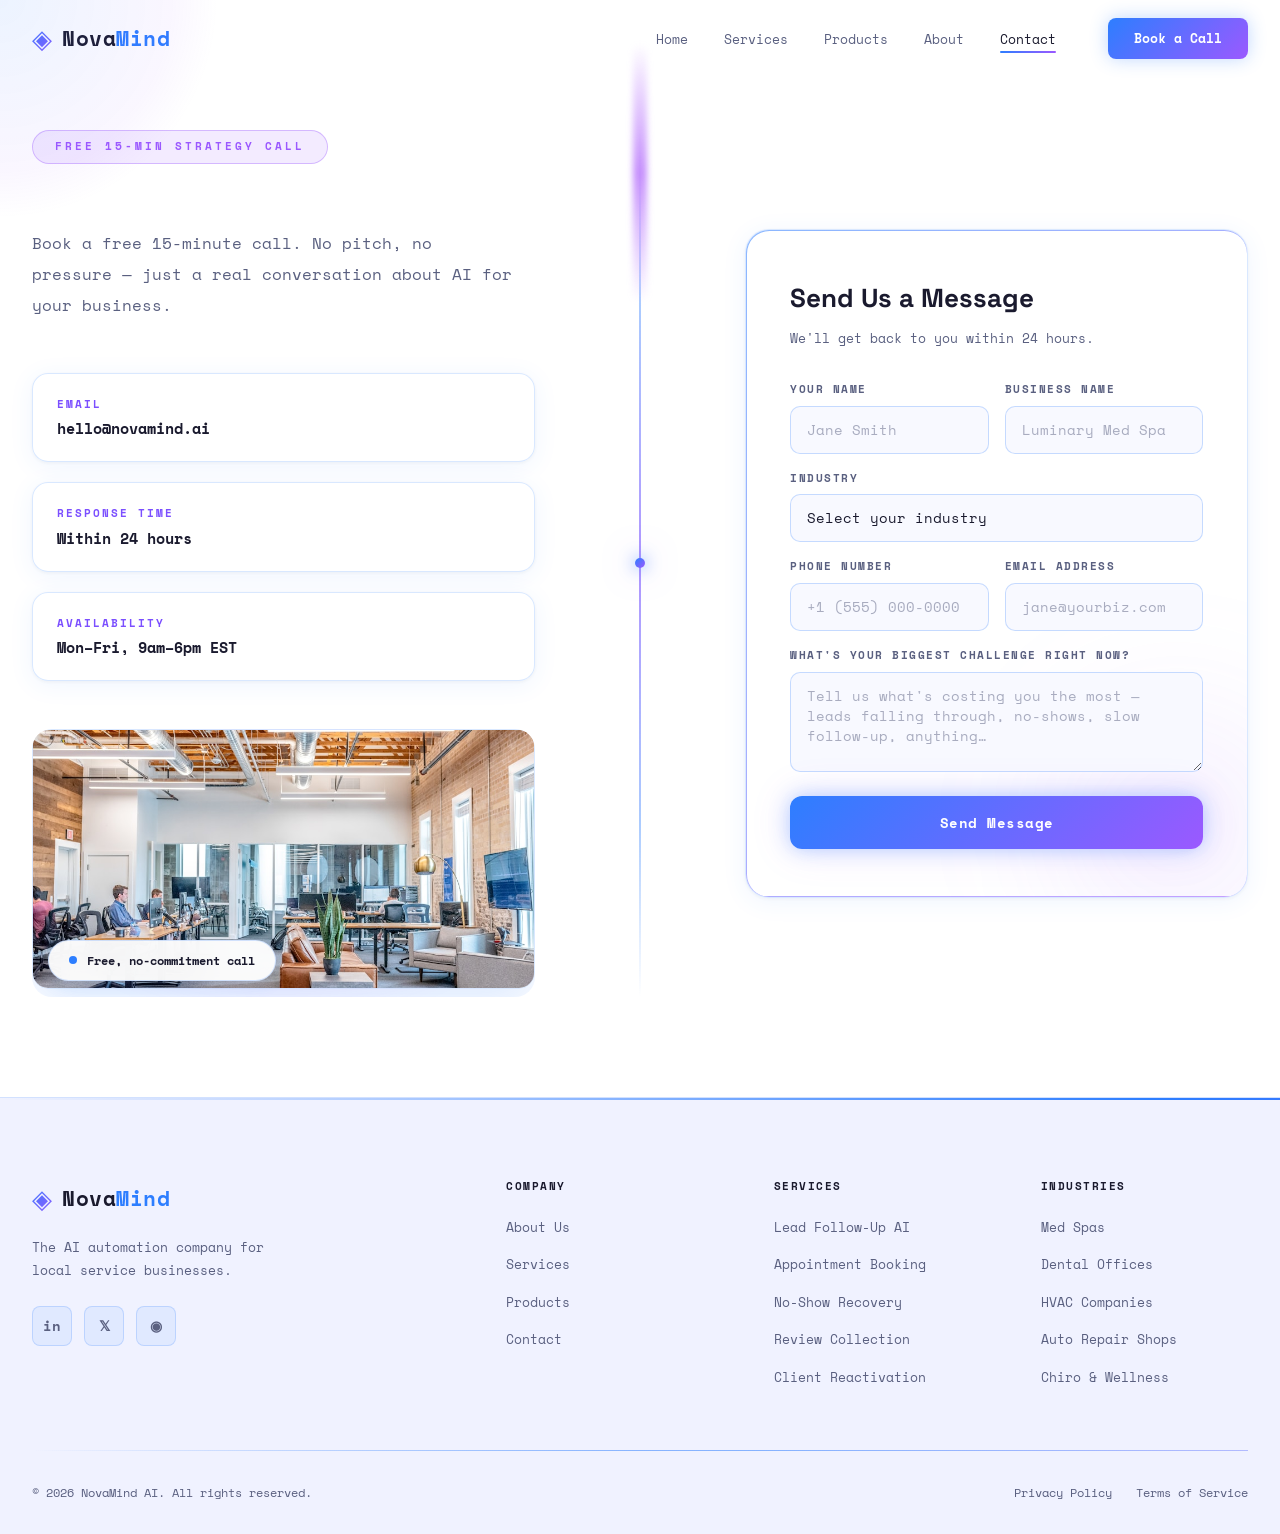
<file: contact.html>
<!DOCTYPE html>
<html lang="en">
<head>
  <meta charset="UTF-8" />
  <meta name="viewport" content="width=device-width, initial-scale=1.0" />
  <title>Contact — NovaMind AI | Book Your Free Strategy Call</title>
  <meta name="description" content="Book a free 15-minute strategy call with NovaMind AI. No pitch, no pressure — just a real conversation about what AI automation can do for your business." />
  <link rel="stylesheet" href="styles/global.css" />
  <link rel="stylesheet" href="styles/contact.css" />
  <link rel="stylesheet" href="styles/light-override.css" />
</head>
<body>

  <!-- Cursor glow -->
  <div class="cursor-glow" id="cursorGlow"></div>

  <!-- Constellation canvas (full-page) -->
  <canvas id="constellationCanvas"></canvas>

  <!-- Floating background orbs -->
  <div class="bg-orbs">
    <div class="orb orb-1"></div>
    <div class="orb orb-2"></div>
    <div class="orb orb-3"></div>
    <div class="orb orb-4"></div>
    <div class="orb orb-5"></div>
  </div>

  <!-- ── NAVIGATION ───────────────────────────────────────── -->
  <nav class="navbar" id="navbar">
    <div class="nav-container">
      <a href="index.html" class="nav-logo">
        <span class="logo-icon">◈</span>
        <span class="logo-text">Nova<span class="logo-accent">Mind</span></span>
      </a>
      <ul class="nav-links" id="navLinks">
        <li><a href="index.html"    class="nav-link">Home</a></li>
        <li><a href="services.html" class="nav-link">Services</a></li>
        <li><a href="products.html" class="nav-link">Products</a></li>
        <li><a href="about.html"    class="nav-link">About</a></li>
        <li><a href="contact.html"  class="nav-link active">Contact</a></li>
      </ul>
      <a href="contact.html" class="nav-cta">Book a Call</a>
      <button class="nav-hamburger" id="navHamburger" aria-label="Menu">
        <span></span><span></span><span></span>
      </button>
    </div>
  </nav>

  <!-- ══════════════════════════════════════════════════════ -->
  <!--  MAIN CONTACT SECTION                                 -->
  <!-- ══════════════════════════════════════════════════════ -->
  <main class="contact-page" id="contactPage">
    <div class="container">
      <div class="contact-layout">

        <!-- ═════════════════════════════════ LEFT PANEL ═════ -->
        <div class="contact-left" id="contactLeft">
          <!-- Drifting glow orb behind text -->
          <div class="left-orb"></div>

          <div class="contact-left-inner">
            <!-- Eyebrow tag -->
            <span class="contact-tag">Free 15-Min Strategy Call</span>

            <!-- Word-by-word headline -->
            <h1 class="contact-headline" id="contactHeadline" aria-label="Let's Build Your AI System"></h1>

            <!-- Subtext -->
            <p class="contact-sub" id="contactSub">
              Book a free 15-minute call. No pitch, no pressure — just a real conversation about AI for your business.
            </p>

            <!-- Three animated info blocks -->
            <div class="info-blocks">

              <div class="info-block" id="infoEmail">
                <div class="info-content">
                  <div class="info-label">Email</div>
                  <div class="info-value">hello@novamind.ai</div>
                </div>
              </div>

              <div class="info-block" id="infoResponse">
                <div class="info-content">
                  <div class="info-label">Response Time</div>
                  <div class="info-value">Within 24 hours</div>
                </div>
              </div>

              <div class="info-block" id="infoAvail">
                <div class="info-content">
                  <div class="info-label">Availability</div>
                  <div class="info-value">Mon–Fri, 9am–6pm EST</div>
                </div>
              </div>

            </div>

            <!-- Strategy call illustration -->
            <div class="contact-illustration">
              <div class="contact-illustration-glow"></div>
              <img
                src="images/contact_call.jpg"
                alt="Friendly video strategy call with a NovaMind AI advisor"
                class="contact-illustration-img"
                loading="lazy"
              />
              <div class="contact-illustration-badge">
                <span class="contact-badge-dot"></span>
                <span>Free, no-commitment call</span>
              </div>
            </div>

          </div>
        </div>

        <!-- ════════════ ANIMATED DIVIDER LINE ════════════════ -->
        <div class="contact-divider">
          <div class="contact-divider-line">
            <div class="divider-node"></div>
          </div>
        </div>

        <!-- ═════════════════════════════════ RIGHT PANEL ════ -->
        <div class="contact-right" id="contactRight">

          <div class="form-card" id="formCard">

            <!-- Active form -->
            <div id="contactFormWrap">
              <h2 class="form-title">Send Us a Message</h2>
              <p class="form-subtitle">We'll get back to you within 24 hours.</p>

              <div class="form-fields">
                <form id="contactForm" novalidate>

                  <!-- Name + Business Name -->
                  <div class="form-row">
                    <div class="form-group">
                      <label for="fullName">Your Name</label>
                      <input type="text" id="fullName" name="fullName" class="form-control" placeholder="Jane Smith" required />
                    </div>
                    <div class="form-group">
                      <label for="businessName">Business Name</label>
                      <input type="text" id="businessName" name="businessName" class="form-control" placeholder="Luminary Med Spa" required />
                    </div>
                  </div>

                  <!-- Industry -->
                  <div class="form-group">
                    <label for="industry">Industry</label>
                    <select id="industry" name="industry" class="form-control" required>
                      <option value="" disabled selected>Select your industry</option>
                      <option value="medspa">Med Spas</option>
                      <option value="dental">Dental</option>
                      <option value="hvac">HVAC</option>
                      <option value="autorepair">Auto Repair</option>
                      <option value="chiro">Chiro &amp; Wellness</option>
                    </select>
                  </div>

                  <!-- Phone + Email -->
                  <div class="form-row">
                    <div class="form-group">
                      <label for="phone">Phone Number</label>
                      <input type="tel" id="phone" name="phone" class="form-control" placeholder="+1 (555) 000-0000" />
                    </div>
                    <div class="form-group">
                      <label for="email">Email Address</label>
                      <input type="email" id="email" name="email" class="form-control" placeholder="jane@yourbiz.com" required />
                    </div>
                  </div>

                  <!-- Message -->
                  <div class="form-group">
                    <label for="message">What's your biggest challenge right now?</label>
                    <textarea id="message" name="message" class="form-control" placeholder="Tell us what's costing you the most — leads falling through, no-shows, slow follow-up, anything…"></textarea>
                  </div>

                  <button type="submit" class="btn-submit" id="formSubmitBtn">
                    Send Message
                  </button>

                </form>
              </div>
            </div>

            <!-- Success state -->
            <div class="form-success" id="formSuccess">
              <h3>Message Sent!</h3>
              <p>We've received your message and will reach out within 24 hours.</p>
            </div>

          </div>

        </div>

      </div>
    </div>
  </main>

  <!-- ── FOOTER ────────────────────────────────────────────── -->
  <footer class="footer">
    <div class="container">
      <div class="footer-grid">
        <div class="footer-brand">
          <a href="index.html" class="nav-logo">
            <span class="logo-icon">◈</span>
            <span class="logo-text">Nova<span class="logo-accent">Mind</span></span>
          </a>
          <p class="footer-tagline">The AI automation company for local service businesses.</p>
          <div class="footer-social">
            <a href="#" class="social-link" aria-label="LinkedIn">in</a>
            <a href="#" class="social-link" aria-label="Twitter">𝕏</a>
            <a href="#" class="social-link" aria-label="Instagram">◉</a>
          </div>
        </div>
        <div class="footer-links-col">
          <h4>Company</h4>
          <ul>
            <li><a href="about.html">About Us</a></li>
            <li><a href="services.html">Services</a></li>
            <li><a href="products.html">Products</a></li>
            <li><a href="contact.html">Contact</a></li>
          </ul>
        </div>
        <div class="footer-links-col">
          <h4>Services</h4>
          <ul>
            <li><a href="services.html">Lead Follow-Up AI</a></li>
            <li><a href="services.html">Appointment Booking</a></li>
            <li><a href="services.html">No-Show Recovery</a></li>
            <li><a href="services.html">Review Collection</a></li>
            <li><a href="services.html">Client Reactivation</a></li>
          </ul>
        </div>
        <div class="footer-links-col">
          <h4>Industries</h4>
          <ul>
            <li><a href="#">Med Spas</a></li>
            <li><a href="#">Dental Offices</a></li>
            <li><a href="#">HVAC Companies</a></li>
            <li><a href="#">Auto Repair Shops</a></li>
            <li><a href="#">Chiro &amp; Wellness</a></li>
          </ul>
        </div>
      </div>
      <div class="footer-divider"></div>
      <div class="footer-bottom">
        <p>© 2026 NovaMind AI. All rights reserved.</p>
        <div class="footer-legal">
          <a href="#">Privacy Policy</a>
          <a href="#">Terms of Service</a>
        </div>
      </div>
    </div>
  </footer>

  <!-- ═══════════════════════════════════════════════════════ -->
  <!--  SCRIPTS                                               -->
  <!-- ═══════════════════════════════════════════════════════ -->
  <script>
  (function () {
    'use strict';

    /* ── PAGE TRANSITION ────────────────────────────────── */
    const overlay = document.createElement('div');
    overlay.className = 'page-transition';
    document.body.appendChild(overlay);
    overlay.classList.add('active');
    requestAnimationFrame(() => requestAnimationFrame(() => overlay.classList.remove('active')));

    document.querySelectorAll('a[href]').forEach(link => {
      const href = link.getAttribute('href') || '';
      if (href.startsWith('#') || href.startsWith('http') || href.startsWith('mailto') || href.startsWith('tel')) return;
      link.addEventListener('click', e => {
        e.preventDefault();
        overlay.classList.add('active');
        setTimeout(() => { window.location.href = href; }, 460);
      });
    });

    /* ── CURSOR GLOW ────────────────────────────────────── */
    const cursor = document.getElementById('cursorGlow');
    if (cursor) {
      let tx = window.innerWidth / 2, ty = window.innerHeight / 2, cx = tx, cy = ty;
      document.addEventListener('mousemove', e => { tx = e.clientX; ty = e.clientY; });
      const tick = () => {
        cx += (tx - cx) * 0.08; cy += (ty - cy) * 0.08;
        cursor.style.left = cx + 'px'; cursor.style.top = cy + 'px';
        requestAnimationFrame(tick);
      };
      tick();
    }

    /* ── NAVBAR ─────────────────────────────────────────── */
    const navbar = document.getElementById('navbar');
    if (navbar) {
      const onScroll = () => navbar.classList.toggle('scrolled', window.scrollY > 36);
      window.addEventListener('scroll', onScroll, { passive: true }); onScroll();
    }
    const burger   = document.getElementById('navHamburger');
    const navLinks = document.getElementById('navLinks');
    if (burger && navLinks) {
      burger.addEventListener('click', () => navLinks.classList.toggle('open'));
      navLinks.querySelectorAll('.nav-link').forEach(l =>
        l.addEventListener('click', () => navLinks.classList.remove('open'))
      );
    }

    /* ── CONSTELLATION PARTICLE SYSTEM ──────────────────── */
    const canvas = document.getElementById('constellationCanvas');
    const ctx    = canvas.getContext('2d');

    let W, H, particles;
    const PARTICLE_COUNT  = 120;
    const CONNECTION_DIST = 130;
    const COLORS = ['#2D7EFF', '#9B59FF', '#c084fc', '#ffffff'];

    function resize() {
      W = canvas.width  = window.innerWidth;
      H = canvas.height = window.innerHeight;
    }

    function randomColor() {
      return COLORS[Math.floor(Math.random() * COLORS.length)];
    }

    function createParticle() {
      return {
        x: Math.random() * W,
        y: Math.random() * H,
        vx: (Math.random() - 0.5) * 0.45,
        vy: (Math.random() - 0.5) * 0.45,
        r:  Math.random() * 1.8 + 0.5,
        color: randomColor(),
        alpha: Math.random() * 0.6 + 0.3,
        twinkleSpeed: Math.random() * 0.02 + 0.005,
        twinklePhase: Math.random() * Math.PI * 2,
      };
    }

    function initParticles() {
      particles = [];
      for (let i = 0; i < PARTICLE_COUNT; i++) {
        particles.push(createParticle());
      }
    }

    function drawConstellation(t) {
      ctx.clearRect(0, 0, W, H);

      // Update + draw particles
      for (let i = 0; i < particles.length; i++) {
        const p = particles[i];
        p.x += p.vx;
        p.y += p.vy;

        // Wrap edges
        if (p.x < -10) p.x = W + 10;
        if (p.x > W + 10) p.x = -10;
        if (p.y < -10) p.y = H + 10;
        if (p.y > H + 10) p.y = -10;

        // Twinkle
        const twinkle = 0.5 + 0.5 * Math.sin(t * p.twinkleSpeed * 60 + p.twinklePhase);
        const alpha = p.alpha * (0.5 + 0.5 * twinkle);

        // Draw star
        ctx.beginPath();
        ctx.arc(p.x, p.y, p.r, 0, Math.PI * 2);
        ctx.fillStyle = hexToRgba(p.color, alpha);
        ctx.fill();

        // Glow ring for larger stars
        if (p.r > 1.3) {
          ctx.beginPath();
          ctx.arc(p.x, p.y, p.r * 2.5, 0, Math.PI * 2);
          const grad = ctx.createRadialGradient(p.x, p.y, 0, p.x, p.y, p.r * 2.5);
          grad.addColorStop(0, hexToRgba(p.color, alpha * 0.3));
          grad.addColorStop(1, hexToRgba(p.color, 0));
          ctx.fillStyle = grad;
          ctx.fill();
        }

        // Draw connections
        for (let j = i + 1; j < particles.length; j++) {
          const q = particles[j];
          const dx = p.x - q.x, dy = p.y - q.y;
          const dist = Math.sqrt(dx * dx + dy * dy);
          if (dist < CONNECTION_DIST) {
            const lineAlpha = (1 - dist / CONNECTION_DIST) * 0.18;
            ctx.beginPath();
            ctx.moveTo(p.x, p.y);
            ctx.lineTo(q.x, q.y);
            ctx.strokeStyle = hexToRgba('#9B59FF', lineAlpha);
            ctx.lineWidth = 0.7;
            ctx.stroke();
          }
        }
      }
    }

    function hexToRgba(hex, alpha) {
      const r = parseInt(hex.slice(1,3), 16);
      const g = parseInt(hex.slice(3,5), 16);
      const b = parseInt(hex.slice(5,7), 16);
      if (isNaN(r)) return `rgba(155,89,255,${alpha})`; // fallback
      return `rgba(${r},${g},${b},${alpha})`;
    }

    let lastT = 0;
    function loop(t) {
      const dt = (t - lastT) / 1000;
      lastT = t;
      drawConstellation(t / 1000);
      requestAnimationFrame(loop);
    }

    resize();
    initParticles();
    requestAnimationFrame(loop);
    window.addEventListener('resize', () => { resize(); initParticles(); }, { passive: true });

    /* ── WORD-BY-WORD HEADLINE ──────────────────────────── */
    const HEADLINE_WORDS    = ["Let's", 'Build', 'Your', 'AI', 'System'];
    const HEADLINE_GRAD_SET = new Set(['AI', 'System']);

    const headlineEl = document.getElementById('contactHeadline');
    if (headlineEl) {
      HEADLINE_WORDS.forEach((word, i) => {
        const sp = document.createElement('span');
        sp.className = 'word' + (HEADLINE_GRAD_SET.has(word) ? ' grad' : '');
        sp.textContent = word;
        sp.style.animationDelay = (0.7 + i * 0.14) + 's';
        headlineEl.appendChild(sp);
      });
    }

    /* ── FORM SUBMISSION ─────────────────────────────────── */
    const form        = document.getElementById('contactForm');
    const formWrap    = document.getElementById('contactFormWrap');
    const formSuccess = document.getElementById('formSuccess');

    if (form) {
      form.addEventListener('submit', e => {
        e.preventDefault();
        const btn = document.getElementById('formSubmitBtn');
        btn.textContent = 'Sending…';
        btn.disabled = true;
        btn.style.opacity = '.7';

        // Simulate async send
        setTimeout(() => {
          formWrap.style.display = 'none';
          formSuccess.classList.add('visible');
        }, 1200);
      });
    }

  })();

  <script src="scripts/global.js"></script>

</body>
</html>
</file>
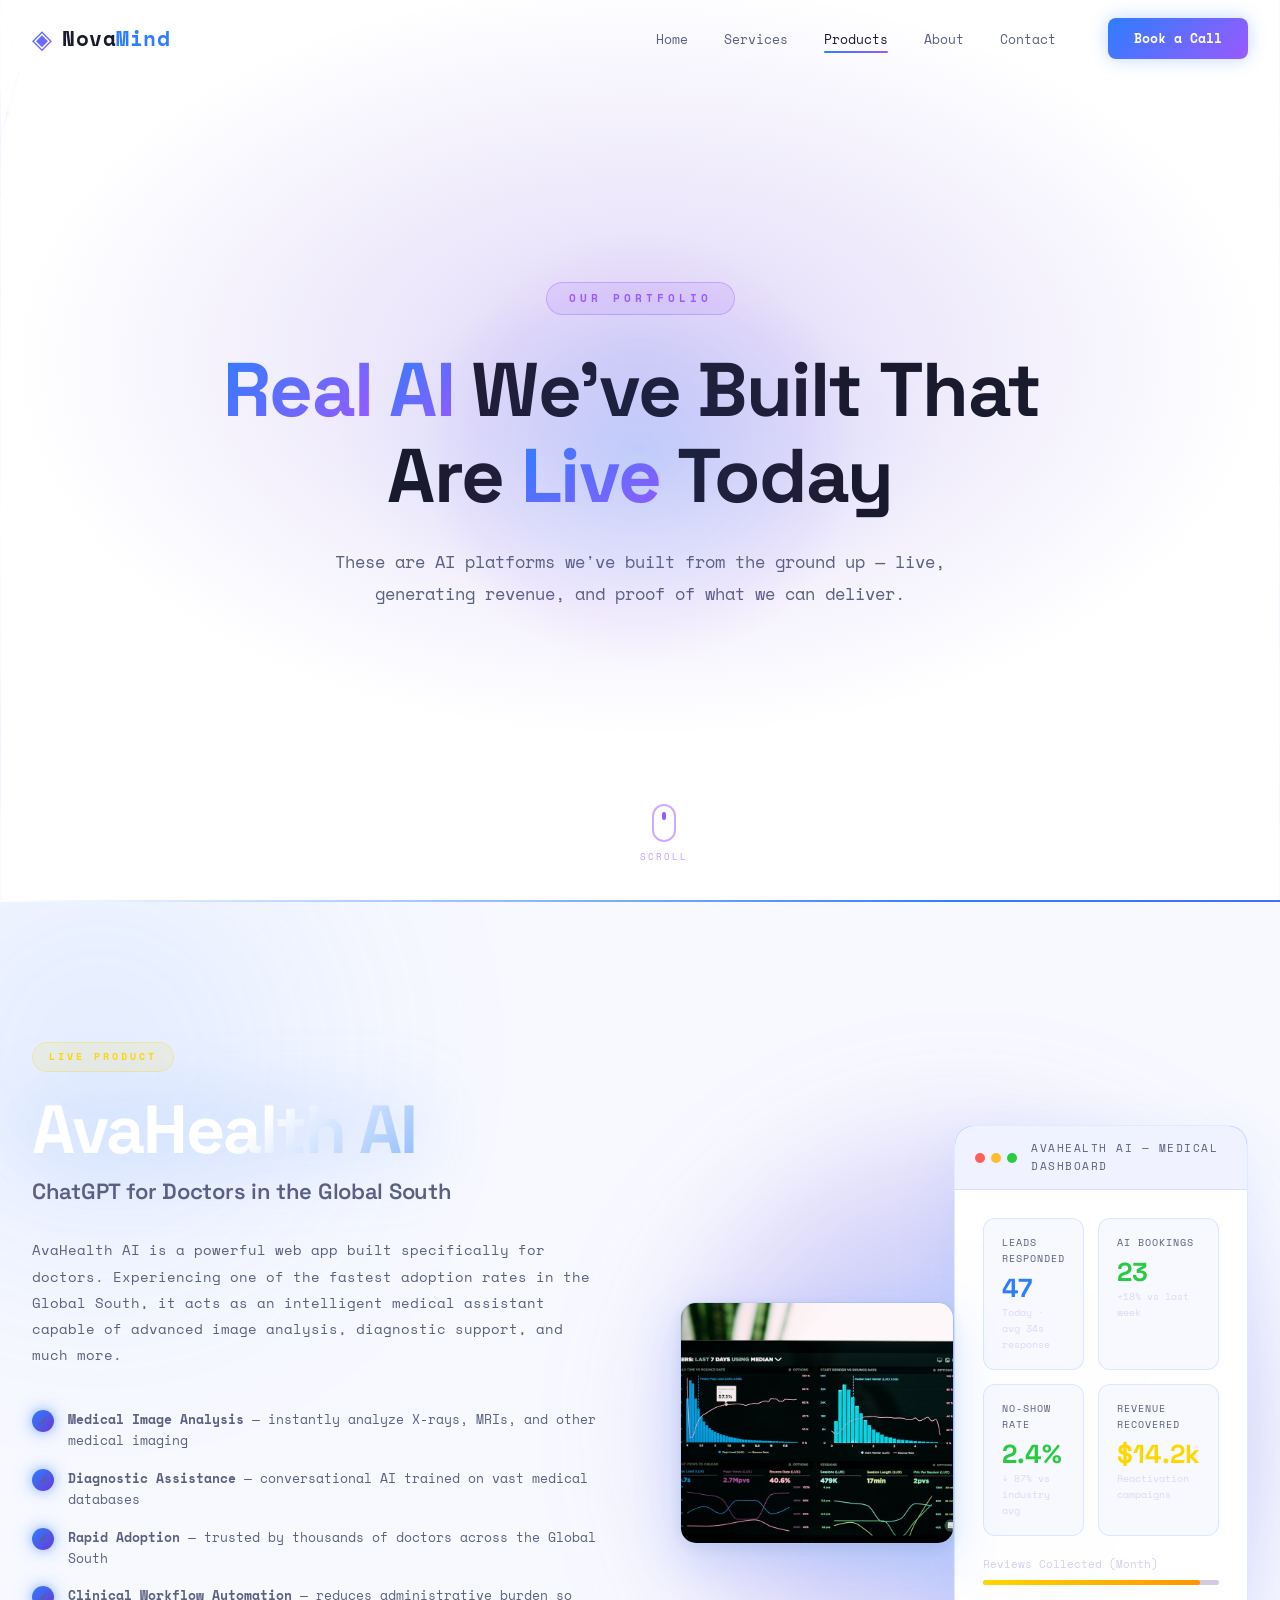
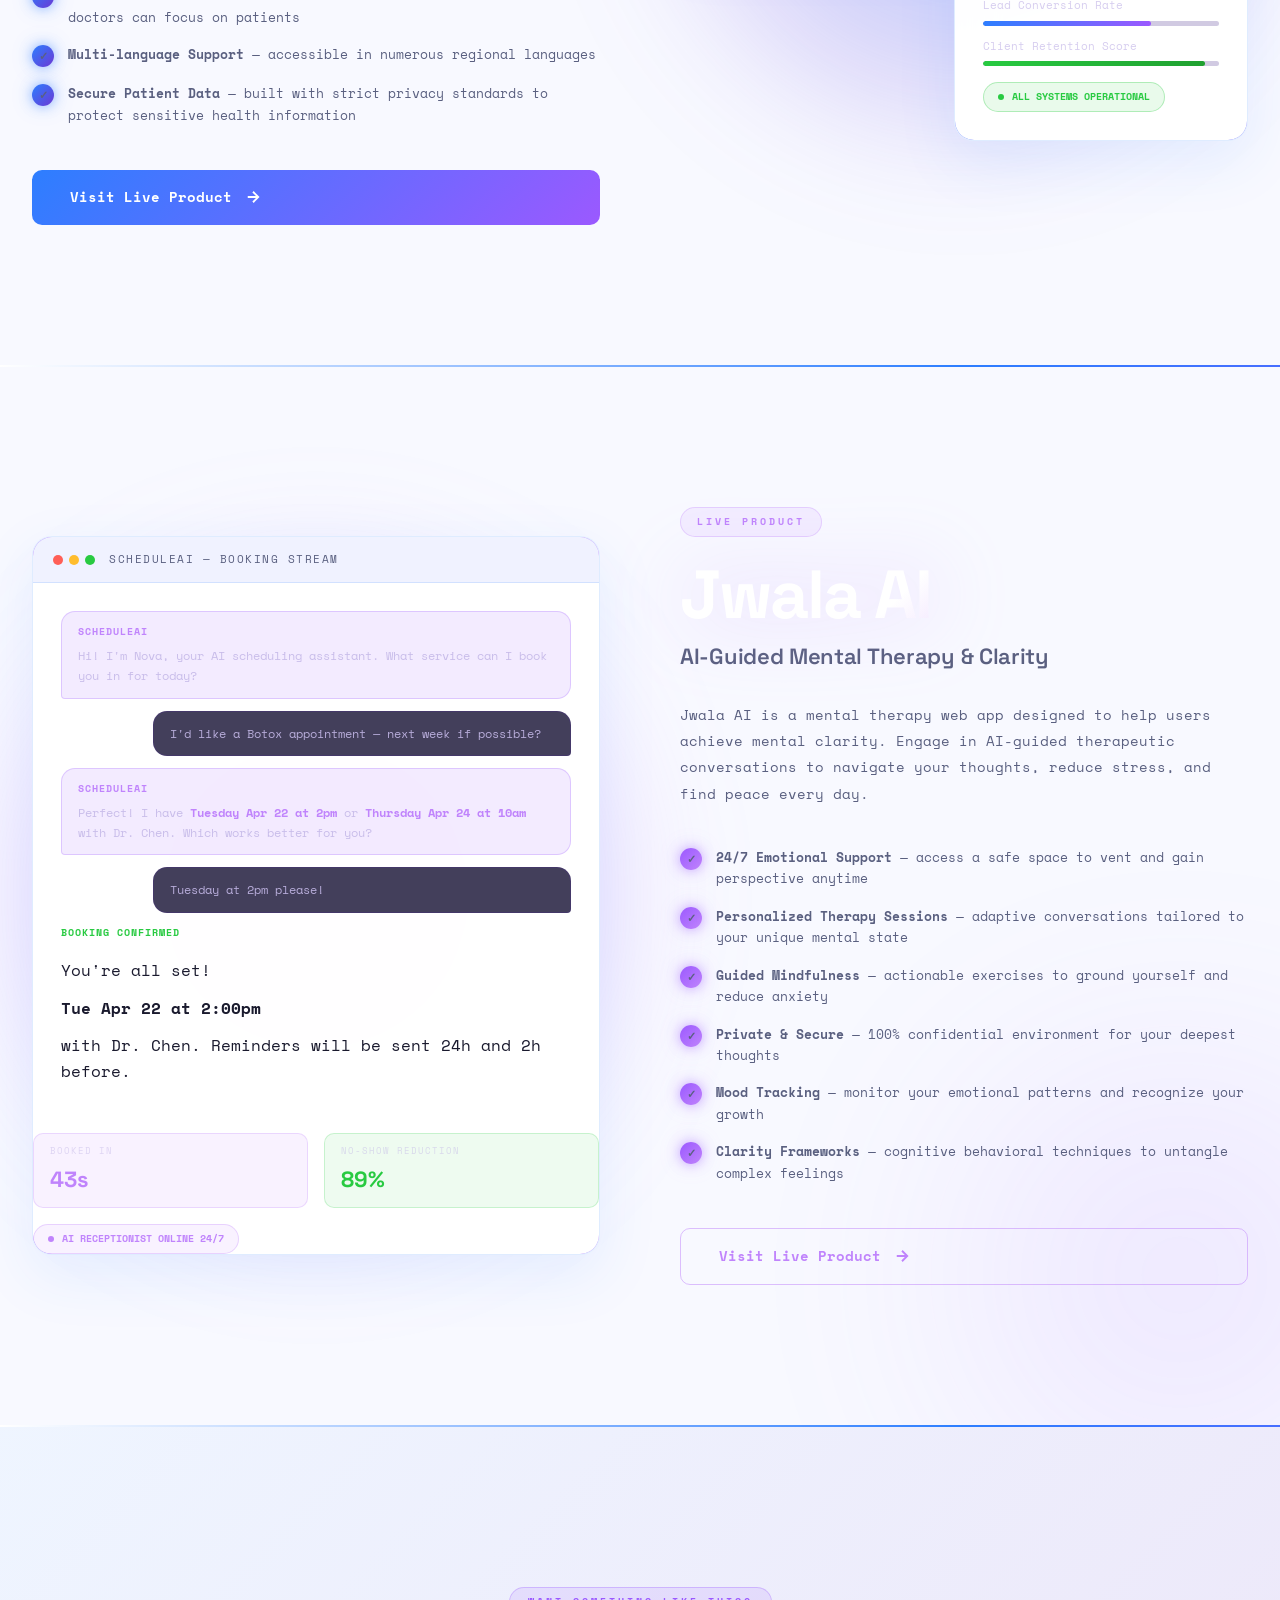
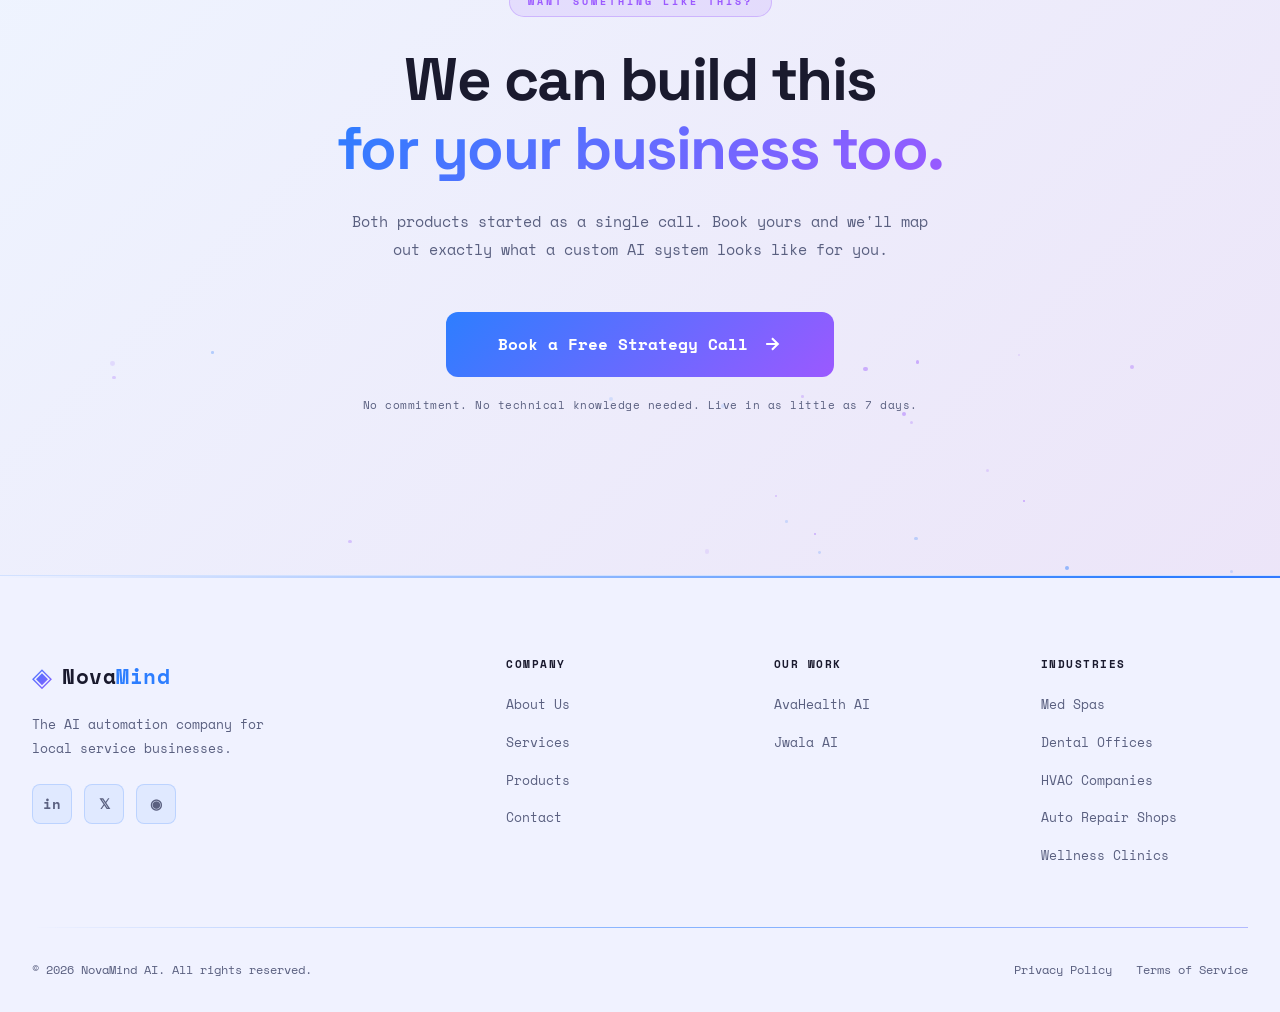
<file: products.html>
<!DOCTYPE html>
<html lang="en">
<head>
  <meta charset="UTF-8" />
  <meta name="viewport" content="width=device-width, initial-scale=1.0" />
  <title>Products — NovaMind AI | OmniFlow &amp; ScheduleAI</title>
  <meta name="description" content="Meet OmniFlow — the complete AI customer journey system — and ScheduleAI, the intelligent appointment booking engine. Plug-and-play AI for real businesses." />
  <link rel="stylesheet" href="styles/global.css" />
  <link rel="stylesheet" href="styles/products.css" />
  <link rel="stylesheet" href="styles/light-override.css" />
</head>
<body>

  <div class="cursor-glow" id="cursorGlow"></div>

  <div class="bg-orbs">
    <div class="orb orb-1"></div>
    <div class="orb orb-2"></div>
    <div class="orb orb-3"></div>
    <div class="orb orb-4"></div>
  </div>

  <!-- ── NAVIGATION ─────────────────────────────────────────── -->
  <nav class="navbar" id="navbar">
    <div class="nav-container">
      <a href="index.html" class="nav-logo">
        <span class="logo-icon">◈</span>
        <span class="logo-text">Nova<span class="logo-accent">Mind</span></span>
      </a>
      <ul class="nav-links" id="navLinks">
        <li><a href="index.html" class="nav-link">Home</a></li>
        <li><a href="services.html" class="nav-link">Services</a></li>
        <li><a href="products.html" class="nav-link active">Products</a></li>
        <li><a href="about.html" class="nav-link">About</a></li>
        <li><a href="contact.html" class="nav-link">Contact</a></li>
      </ul>
      <a href="contact.html" class="nav-cta">Book a Call</a>
      <button class="nav-hamburger" id="navHamburger" aria-label="Menu">
        <span></span><span></span><span></span>
      </button>
    </div>
  </nav>

  <!-- ═══════════════════════════════════════════════════════ -->
  <!--  SECTION 1 — HERO                                      -->
  <!-- ═══════════════════════════════════════════════════════ -->
  <section class="products-hero" id="productsHero">
    <canvas id="constellationCanvas"></canvas>
    <div class="hero-radial"></div>

    <div class="hero-content">
      <!-- Label -->
      <span class="hero-eyebrow" id="heroEyebrow">OUR PORTFOLIO</span>

      <!-- Word-by-word headline -->
      <h1 class="hero-headline" id="heroHeadline" aria-label="Real AI Products We've Built That Are Live Today"></h1>

      <!-- Subtext -->
      <p class="hero-sub" id="heroSub">
        These are AI platforms we've built from the ground up — live, generating revenue, and proof of what we can deliver.
      </p>
    </div>

    <!-- Scroll hint -->
    <div class="hero-scroll-hint">
      <div class="scroll-mouse"></div>
      <span class="scroll-label">Scroll</span>
    </div>
  </section>

  <!-- ═══════════════════════════════════════════════════════ -->
  <!--  SECTION 2 — PRODUCT 1: OmniFlow                       -->
  <!-- ═══════════════════════════════════════════════════════ -->
  <section class="prod-section prod-section-1" id="omniflow">
    <div class="container">
      <div class="prod-layout">

        <!-- LEFT: Text Info -->
        <div class="prod-info slide-from-left" id="omniflowInfo">
          <span class="prod-label prod-label-1">LIVE PRODUCT</span>

          <h2 class="prod-name prod-name-1">AvaHealth AI</h2>
          <p class="prod-tagline">ChatGPT for Doctors in the Global South</p>

          <p class="prod-desc">
            AvaHealth AI is a powerful web app built specifically for doctors. Experiencing one of the fastest adoption rates in the Global South, it acts as an intelligent medical assistant capable of advanced image analysis, diagnostic support, and much more.
          </p>

          <ul class="prod-features" id="omniflowFeatures">
            <li class="prod-feat-item">
              <span class="feat-check-circle feat-check-circle-1">&#10003;</span>
              <span><strong>Medical Image Analysis</strong> — instantly analyze X-rays, MRIs, and other medical imaging</span>
            </li>
            <li class="prod-feat-item">
              <span class="feat-check-circle feat-check-circle-1">&#10003;</span>
              <span><strong>Diagnostic Assistance</strong> — conversational AI trained on vast medical databases</span>
            </li>
            <li class="prod-feat-item">
              <span class="feat-check-circle feat-check-circle-1">&#10003;</span>
              <span><strong>Rapid Adoption</strong> — trusted by thousands of doctors across the Global South</span>
            </li>
            <li class="prod-feat-item">
              <span class="feat-check-circle feat-check-circle-1">&#10003;</span>
              <span><strong>Clinical Workflow Automation</strong> — reduces administrative burden so doctors can focus on patients</span>
            </li>
            <li class="prod-feat-item">
              <span class="feat-check-circle feat-check-circle-1">&#10003;</span>
              <span><strong>Multi-language Support</strong> — accessible in numerous regional languages</span>
            </li>
            <li class="prod-feat-item">
              <span class="feat-check-circle feat-check-circle-1">&#10003;</span>
              <span><strong>Secure Patient Data</strong> — built with strict privacy standards to protect sensitive health information</span>
            </li>
          </ul>

          <a href="https://avahealthai.com" target="_blank" rel="noopener" class="btn-shimmer btn-shimmer-1" id="omniflowBtn">
            <span>Visit Live Product</span>
            <span class="btn-arrow">
              <svg width="18" height="18" viewBox="0 0 24 24" fill="none" stroke="currentColor" stroke-width="2.5"><path d="M5 12h14M12 5l7 7-7 7"/></svg>
            </span>
          </a>
        </div>

        <!-- RIGHT: Floating Mockup -->
        <div class="prod-visual slide-from-right slide-delay-2" id="omniflowVisual">
          <div class="prod-glow prod-glow-1"></div>

          <!-- Real screenshot image -->
          <div class="prod-screenshot-wrap">
            <img
              src="images/ai_dashboard.jpg"
              alt="AvaHealth AI live dashboard showing medical image analysis and AI chat for doctors"
              class="prod-screenshot-img"
              loading="lazy"
            />
          </div>

          <div class="prod-float">
            <div class="mockup-card mockup-card-1">
              <div class="mock-topbar">
                <div class="mock-dots">
                  <div class="mock-dot"></div>
                  <div class="mock-dot"></div>
                  <div class="mock-dot"></div>
                </div>
                <span class="mock-title">AVAHEALTH AI — MEDICAL DASHBOARD</span>
              </div>
              <div class="mock-body">
                <!-- Metric Cards -->
                <div class="mock-metric-grid">
                  <div class="mock-metric-card">
                    <div class="mock-metric-label">Leads Responded</div>
                    <div class="mock-metric-value mock-blue">47</div>
                    <div class="mock-metric-sub">Today · avg 34s response</div>
                  </div>
                  <div class="mock-metric-card">
                    <div class="mock-metric-label">AI Bookings</div>
                    <div class="mock-metric-value mock-positive">23</div>
                    <div class="mock-metric-sub">+18% vs last week</div>
                  </div>
                  <div class="mock-metric-card">
                    <div class="mock-metric-label">No-Show Rate</div>
                    <div class="mock-metric-value mock-positive">2.4%</div>
                    <div class="mock-metric-sub">↓ 87% vs industry avg</div>
                  </div>
                  <div class="mock-metric-card">
                    <div class="mock-metric-label">Revenue Recovered</div>
                    <div class="mock-metric-value mock-gold">$14.2k</div>
                    <div class="mock-metric-sub">Reactivation campaigns</div>
                  </div>
                </div>

                <!-- Progress Bars -->
                <div class="mock-bar-row">
                  <div class="mock-bar-item">
                    <div class="mock-bar-header">
                      <span class="mock-bar-name">Reviews Collected (Month)</span>
                      <span class="mock-bar-pct">34 ★</span>
                    </div>
                    <div class="mock-bar-track">
                      <div class="mock-bar-fill" style="width:92%;background:linear-gradient(90deg,#FFD700,#FF9500)"></div>
                    </div>
                  </div>
                  <div class="mock-bar-item">
                    <div class="mock-bar-header">
                      <span class="mock-bar-name">Lead Conversion Rate</span>
                      <span class="mock-bar-pct">71%</span>
                    </div>
                    <div class="mock-bar-track">
                      <div class="mock-bar-fill" style="width:71%;background:linear-gradient(90deg,#2D7EFF,#9B59FF)"></div>
                    </div>
                  </div>
                  <div class="mock-bar-item">
                    <div class="mock-bar-header">
                      <span class="mock-bar-name">Client Retention Score</span>
                      <span class="mock-bar-pct">94%</span>
                    </div>
                    <div class="mock-bar-track">
                      <div class="mock-bar-fill" style="width:94%;background:linear-gradient(90deg,#28CA41,#20a030)"></div>
                    </div>
                  </div>
                </div>

                <div class="mock-status">
                  <div class="status-dot"></div>
                  ALL SYSTEMS OPERATIONAL
                </div>
              </div>
            </div>
          </div>
        </div>

      </div><!-- /prod-layout -->
    </div>
  </section>

  <!-- ═══════════════════════════════════════════════════════ -->
  <!--  SECTION 3 — PRODUCT 2: ScheduleAI                     -->
  <!-- ═══════════════════════════════════════════════════════ -->
  <section class="prod-section prod-section-2" id="scheduleai">
    <div class="container">
      <div class="prod-layout" style="direction:rtl">

        <!-- RIGHT: Text Info (visually right, slides from right) -->
        <div class="prod-info slide-from-right" id="scheduleaiInfo" style="direction:ltr">
          <span class="prod-label prod-label-2">LIVE PRODUCT</span>

          <h2 class="prod-name prod-name-2">Jwala AI</h2>
          <p class="prod-tagline">AI-Guided Mental Therapy & Clarity</p>

          <p class="prod-desc">
            Jwala AI is a mental therapy web app designed to help users achieve mental clarity. Engage in AI-guided therapeutic conversations to navigate your thoughts, reduce stress, and find peace every day.
          </p>

          <ul class="prod-features" id="scheduleaiFeatures">
            <li class="prod-feat-item">
              <span class="feat-check-circle feat-check-circle-2">&#10003;</span>
              <span><strong>24/7 Emotional Support</strong> — access a safe space to vent and gain perspective anytime</span>
            </li>
            <li class="prod-feat-item">
              <span class="feat-check-circle feat-check-circle-2">&#10003;</span>
              <span><strong>Personalized Therapy Sessions</strong> — adaptive conversations tailored to your unique mental state</span>
            </li>
            <li class="prod-feat-item">
              <span class="feat-check-circle feat-check-circle-2">&#10003;</span>
              <span><strong>Guided Mindfulness</strong> — actionable exercises to ground yourself and reduce anxiety</span>
            </li>
            <li class="prod-feat-item">
              <span class="feat-check-circle feat-check-circle-2">&#10003;</span>
              <span><strong>Private & Secure</strong> — 100% confidential environment for your deepest thoughts</span>
            </li>
            <li class="prod-feat-item">
              <span class="feat-check-circle feat-check-circle-2">&#10003;</span>
              <span><strong>Mood Tracking</strong> — monitor your emotional patterns and recognize your growth</span>
            </li>
            <li class="prod-feat-item">
              <span class="feat-check-circle feat-check-circle-2">&#10003;</span>
              <span><strong>Clarity Frameworks</strong> — cognitive behavioral techniques to untangle complex feelings</span>
            </li>
          </ul>

          <a href="https://jwalaai.com" target="_blank" rel="noopener" class="btn-shimmer btn-shimmer-2" id="scheduleaiBtn">
            <span>Visit Live Product</span>
            <span class="btn-arrow">
              <svg width="18" height="18" viewBox="0 0 24 24" fill="none" stroke="currentColor" stroke-width="2.5"><path d="M5 12h14M12 5l7 7-7 7"/></svg>
            </span>
          </a>
        </div>

        <!-- LEFT: Floating Mockup -->
        <div class="prod-visual slide-from-left slide-delay-2" id="scheduleaiVisual" style="direction:ltr">
          <div class="prod-glow prod-glow-2"></div>
          <div class="prod-float" style="animation-delay: -2.5s;">
            <div class="mockup-card mockup-card-2">
              <div class="mock-topbar">
                <div class="mock-dots">
                  <div class="mock-dot"></div>
                  <div class="mock-dot"></div>
                  <div class="mock-dot"></div>
                </div>
                <span class="mock-title">SCHEDULEAI — BOOKING STREAM</span>
              </div>
              <div class="mock-body">
                <!-- Chat Interface -->
                <div class="mock-chat">
                  <div class="chat-bubble chat-bubble-ai">
                    <div class="chat-sender chat-sender-ai">SCHEDULEAI</div>
                    Hi! I'm Nova, your AI scheduling assistant. What service can I book you in for today?
                  </div>
                  <div class="chat-bubble chat-bubble-user">
                    I'd like a Botox appointment — next week if possible?
                  </div>
                  <div class="chat-bubble chat-bubble-ai">
                    <div class="chat-sender chat-sender-ai">SCHEDULEAI</div>
                    Perfect! I have <strong style="color:#c084fc">Tuesday Apr 22 at 2pm</strong> or <strong style="color:#c084fc">Thursday Apr 24 at 10am</strong> with Dr. Chen. Which works better for you?
                  </div>
                  <div class="chat-bubble chat-bubble-user">
                    Tuesday at 2pm please!
                  </div>
                    <div class="chat-sender chat-sender-confirm">BOOKING CONFIRMED</div>
                    You're all set! <strong>Tue Apr 22 at 2:00pm</strong> with Dr. Chen. Reminders will be sent 24h and 2h before.
                  </div>
                </div>

                <!-- Stats footer -->
                <div style="margin-top:20px;display:flex;gap:16px;flex-wrap:wrap;">
                  <div style="background:rgba(192,132,252,.1);border:1px solid rgba(192,132,252,.25);border-radius:10px;padding:10px 16px;flex:1;min-width:120px;">
                    <div style="font-family:'Space Mono',monospace;font-size:9px;letter-spacing:1px;text-transform:uppercase;color:rgba(196,184,232,.5);margin-bottom:4px;">Booked in</div>
                    <div style="font-family:'Space Grotesk',sans-serif;font-size:22px;font-weight:700;color:#c084fc;">43s</div>
                  </div>
                  <div style="background:rgba(40,202,65,.08);border:1px solid rgba(40,202,65,.2);border-radius:10px;padding:10px 16px;flex:1;min-width:120px;">
                    <div style="font-family:'Space Mono',monospace;font-size:9px;letter-spacing:1px;text-transform:uppercase;color:rgba(196,184,232,.5);margin-bottom:4px;">No-show reduction</div>
                    <div style="font-family:'Space Grotesk',sans-serif;font-size:22px;font-weight:700;color:#28CA41;">89%</div>
                  </div>
                </div>

                <div class="mock-status" style="background:rgba(192,132,252,.1);border-color:rgba(192,132,252,.3);color:#c084fc;">
                  <div class="status-dot" style="background:#c084fc;"></div>
                  AI RECEPTIONIST ONLINE 24/7
                </div>
              </div>
            </div>
          </div>
        </div>

      </div><!-- /prod-layout -->
    </div>
  </section>

  <!-- ═══════════════════════════════════════════════════════ -->
  <!--  SECTION 4 — CTA                                       -->
  <!-- ═══════════════════════════════════════════════════════ -->
  <section class="cta-section" id="ctaSection">
    <div class="cta-bg"></div>
    <div class="cta-particles" id="ctaParticles"></div>

    <div class="container">
      <div class="cta-content">
        <span class="cta-eyebrow reveal-up">WANT SOMETHING LIKE THIS?</span>
        <h2 class="cta-title reveal-up delay-1">
          We can build this<br/>
          <span class="cta-grad">for your business too.</span>
        </h2>
        <p class="cta-sub reveal-up delay-2">
          Both products started as a single call. Book yours and we'll map out exactly what a custom AI system looks like for you.
        </p>
        <div class="reveal-up delay-3">
          <a href="contact.html" class="btn-cta" id="ctaBookBtn">
            <span>Book a Free Strategy Call</span>
            <svg width="20" height="20" viewBox="0 0 24 24" fill="none" stroke="currentColor" stroke-width="2.5"><path d="M5 12h14M12 5l7 7-7 7"/></svg>
          </a>
          <p class="cta-note">No commitment. No technical knowledge needed. Live in as little as 7 days.</p>
        </div>
      </div>
    </div>
  </section>

  <!-- ── FOOTER ─────────────────────────────────────────────── -->
  <footer class="footer">
    <div class="container">
      <div class="footer-grid">
        <div class="footer-brand">
          <a href="index.html" class="nav-logo">
            <span class="logo-icon">◈</span>
            <span class="logo-text">Nova<span class="logo-accent">Mind</span></span>
          </a>
          <p class="footer-tagline">The AI automation company for local service businesses.</p>
          <div class="footer-social">
            <a href="#" class="social-link" aria-label="LinkedIn">in</a>
            <a href="#" class="social-link" aria-label="Twitter">𝕏</a>
            <a href="#" class="social-link" aria-label="Instagram">◉</a>
          </div>
        </div>
        <div class="footer-links-col">
          <h4>Company</h4>
          <ul>
            <li><a href="about.html">About Us</a></li>
            <li><a href="services.html">Services</a></li>
            <li><a href="products.html">Products</a></li>
            <li><a href="contact.html">Contact</a></li>
          </ul>
        </div>
        <div class="footer-links-col">
          <h4>Our Work</h4>
          <ul>
            <li><a href="https://avahealthai.com" target="_blank" rel="noopener">AvaHealth AI</a></li>
            <li><a href="https://jwalaai.com" target="_blank" rel="noopener">Jwala AI</a></li>
          </ul>
        </div>
        <div class="footer-links-col">
          <h4>Industries</h4>
          <ul>
            <li><a href="#">Med Spas</a></li>
            <li><a href="#">Dental Offices</a></li>
            <li><a href="#">HVAC Companies</a></li>
            <li><a href="#">Auto Repair Shops</a></li>
            <li><a href="#">Wellness Clinics</a></li>
          </ul>
        </div>
      </div>
      <div class="footer-divider"></div>
      <div class="footer-bottom">
        <p>© 2026 NovaMind AI. All rights reserved.</p>
        <div class="footer-legal">
          <a href="#">Privacy Policy</a>
          <a href="#">Terms of Service</a>
        </div>
      </div>
    </div>
  </footer>

  <!-- ── SCRIPTS ────────────────────────────────────────────── -->
  <script src="scripts/global.js"></script>
  <script>
  (function () {
    'use strict';

    /* ── PAGE TRANSITION ──────────────────────────────────── */
    const overlay = document.createElement('div');
    overlay.className = 'page-transition';
    document.body.appendChild(overlay);
    overlay.classList.add('active');
    requestAnimationFrame(() => requestAnimationFrame(() => overlay.classList.remove('active')));
    document.querySelectorAll('a[href]').forEach(link => {
      const href = link.getAttribute('href') || '';
      if (href.startsWith('#') || href.startsWith('http') || href.startsWith('mailto') || href.startsWith('tel')) return;
      link.addEventListener('click', e => {
        e.preventDefault();
        overlay.classList.add('active');
        setTimeout(() => { window.location.href = href; }, 460);
      });
    });

    /* ── CURSOR GLOW ──────────────────────────────────────── */
    const cursor = document.getElementById('cursorGlow');
    if (cursor) {
      let tx = window.innerWidth / 2, ty = window.innerHeight / 2, cx = tx, cy = ty;
      document.addEventListener('mousemove', e => { tx = e.clientX; ty = e.clientY; });
      const moveCursor = () => {
        cx += (tx - cx) * 0.08; cy += (ty - cy) * 0.08;
        cursor.style.left = cx + 'px'; cursor.style.top = cy + 'px';
        requestAnimationFrame(moveCursor);
      };
      moveCursor();
    }

    /* ── NAVBAR ───────────────────────────────────────────── */
    const navbar = document.getElementById('navbar');
    if (navbar) {
      const onScroll = () => navbar.classList.toggle('scrolled', window.scrollY > 36);
      window.addEventListener('scroll', onScroll, { passive: true }); onScroll();
    }
    const burger = document.getElementById('navHamburger');
    const navLinks = document.getElementById('navLinks');
    if (burger && navLinks) {
      burger.addEventListener('click', () => navLinks.classList.toggle('open'));
      navLinks.querySelectorAll('.nav-link').forEach(l => l.addEventListener('click', () => navLinks.classList.remove('open')));
    }

    /* ── CONSTELLATION CANVAS ─────────────────────────────── */
    const canvas = document.getElementById('constellationCanvas');
    if (canvas) {
      const ctx = canvas.getContext('2d');
      let W, H, particles = [], mouseX = 9999, mouseY = 9999;
      const COUNT = 110;

      const resize = () => {
        W = canvas.width  = canvas.offsetWidth;
        H = canvas.height = canvas.offsetHeight;
      };
      resize();
      window.addEventListener('resize', resize);

      document.addEventListener('mousemove', e => {
        const rect = canvas.getBoundingClientRect();
        mouseX = e.clientX - rect.left;
        mouseY = e.clientY - rect.top;
      });

      for (let i = 0; i < COUNT; i++) {
        particles.push({
          x: Math.random() * (W || 1400),
          y: Math.random() * (H || 700),
          vx: (Math.random() - 0.5) * 0.35,
          vy: (Math.random() - 0.5) * 0.35,
          r: Math.random() * 1.6 + 0.4,
          alpha: Math.random() * 0.6 + 0.3,
          pulse: Math.random() * Math.PI * 2,
        });
      }

      const draw = () => {
        ctx.clearRect(0, 0, W, H);
        const t = performance.now() * 0.001;

        particles.forEach(p => {
          // drift
          p.x += p.vx; p.y += p.vy;
          if (p.x < 0) p.x = W; if (p.x > W) p.x = 0;
          if (p.y < 0) p.y = H; if (p.y > H) p.y = 0;

          // mouse repel
          const dx = p.x - mouseX, dy = p.y - mouseY;
          const dist = Math.sqrt(dx*dx + dy*dy);
          if (dist < 100) {
            const force = (100 - dist) / 100 * 0.8;
            p.x += (dx / dist) * force;
            p.y += (dy / dist) * force;
          }

          // pulse
          const a = p.alpha * (0.7 + 0.3 * Math.sin(t + p.pulse));

          // draw star
          ctx.beginPath();
          ctx.arc(p.x, p.y, p.r, 0, Math.PI * 2);
          const c = Math.random() > 0.85 ? `rgba(155,89,255,${a})` : `rgba(196,184,232,${a})`;
          ctx.fillStyle = c;
          ctx.fill();
        });

        // draw connections
        for (let i = 0; i < particles.length; i++) {
          for (let j = i + 1; j < particles.length; j++) {
            const a = particles[i], b = particles[j];
            const dx = a.x - b.x, dy = a.y - b.y;
            const d = Math.sqrt(dx*dx + dy*dy);
            if (d < 130) {
              const opacity = (1 - d / 130) * 0.3;
              ctx.beginPath();
              ctx.moveTo(a.x, a.y);
              ctx.lineTo(b.x, b.y);
              ctx.strokeStyle = `rgba(155,89,255,${opacity})`;
              ctx.lineWidth = 0.6;
              ctx.stroke();
            }
          }
        }

        requestAnimationFrame(draw);
      };
      draw();
    }

    /* ── WORD-BY-WORD HEADLINE ────────────────────────────── */
    const words = ['Real', 'AI', "We've", 'Built', 'That', 'Are', 'Live', 'Today'];
    const gradWords = new Set(['Real', 'AI', 'Live']);
    const headline = document.getElementById('heroHeadline');
    if (headline) {
      words.forEach((word, i) => {
        const span = document.createElement('span');
        span.className = 'word' + (gradWords.has(word) ? ' grad' : '');
        span.textContent = word;
        span.style.animationDelay = (0.8 + i * 0.12) + 's';
        headline.appendChild(span);
      });
    }

    /* ── SCROLL REVEAL ────────────────────────────────────── */
    const io = new IntersectionObserver(entries => {
      entries.forEach(e => {
        if (e.isIntersecting) { e.target.classList.add('visible'); io.unobserve(e.target); }
      });
    }, { threshold: 0.1, rootMargin: '0px 0px -60px 0px' });

    document.querySelectorAll('.reveal-up, .slide-from-left, .slide-from-right').forEach(el => io.observe(el));

    /* ── ANIMATED FEATURE CHECKMARKS (staggered) ─────────── */
    const featIO = new IntersectionObserver(entries => {
      entries.forEach(entry => {
        if (entry.isIntersecting) {
          const items = entry.target.querySelectorAll('.prod-feat-item');
          items.forEach((item, i) => {
            setTimeout(() => item.classList.add('feat-visible'), i * 120);
          });
          featIO.unobserve(entry.target);
        }
      });
    }, { threshold: 0.2 });

    document.querySelectorAll('.prod-features').forEach(list => featIO.observe(list));

    /* ── CTA FLOATING PARTICLES ───────────────────────────── */
    const ctaParticles = document.getElementById('ctaParticles');
    if (ctaParticles) {
      for (let i = 0; i < 24; i++) {
        const p = document.createElement('div');
        p.className = 'cta-particle';
        const size = Math.random() * 3 + 2;
        p.style.cssText = `
          width: ${size}px; height: ${size}px;
          left: ${Math.random() * 100}%;
          bottom: ${Math.random() * 30}%;
          animation-duration: ${Math.random() * 4 + 3}s;
          animation-delay: -${Math.random() * 5}s;
          opacity: ${Math.random() * 0.6 + 0.2};
          background: ${Math.random() > 0.5 ? 'rgba(155,89,255,.6)' : 'rgba(45,126,255,.6)'};
        `;
        ctaParticles.appendChild(p);
      }
    }

  })();
  </script>
</body>
</html>
</file>
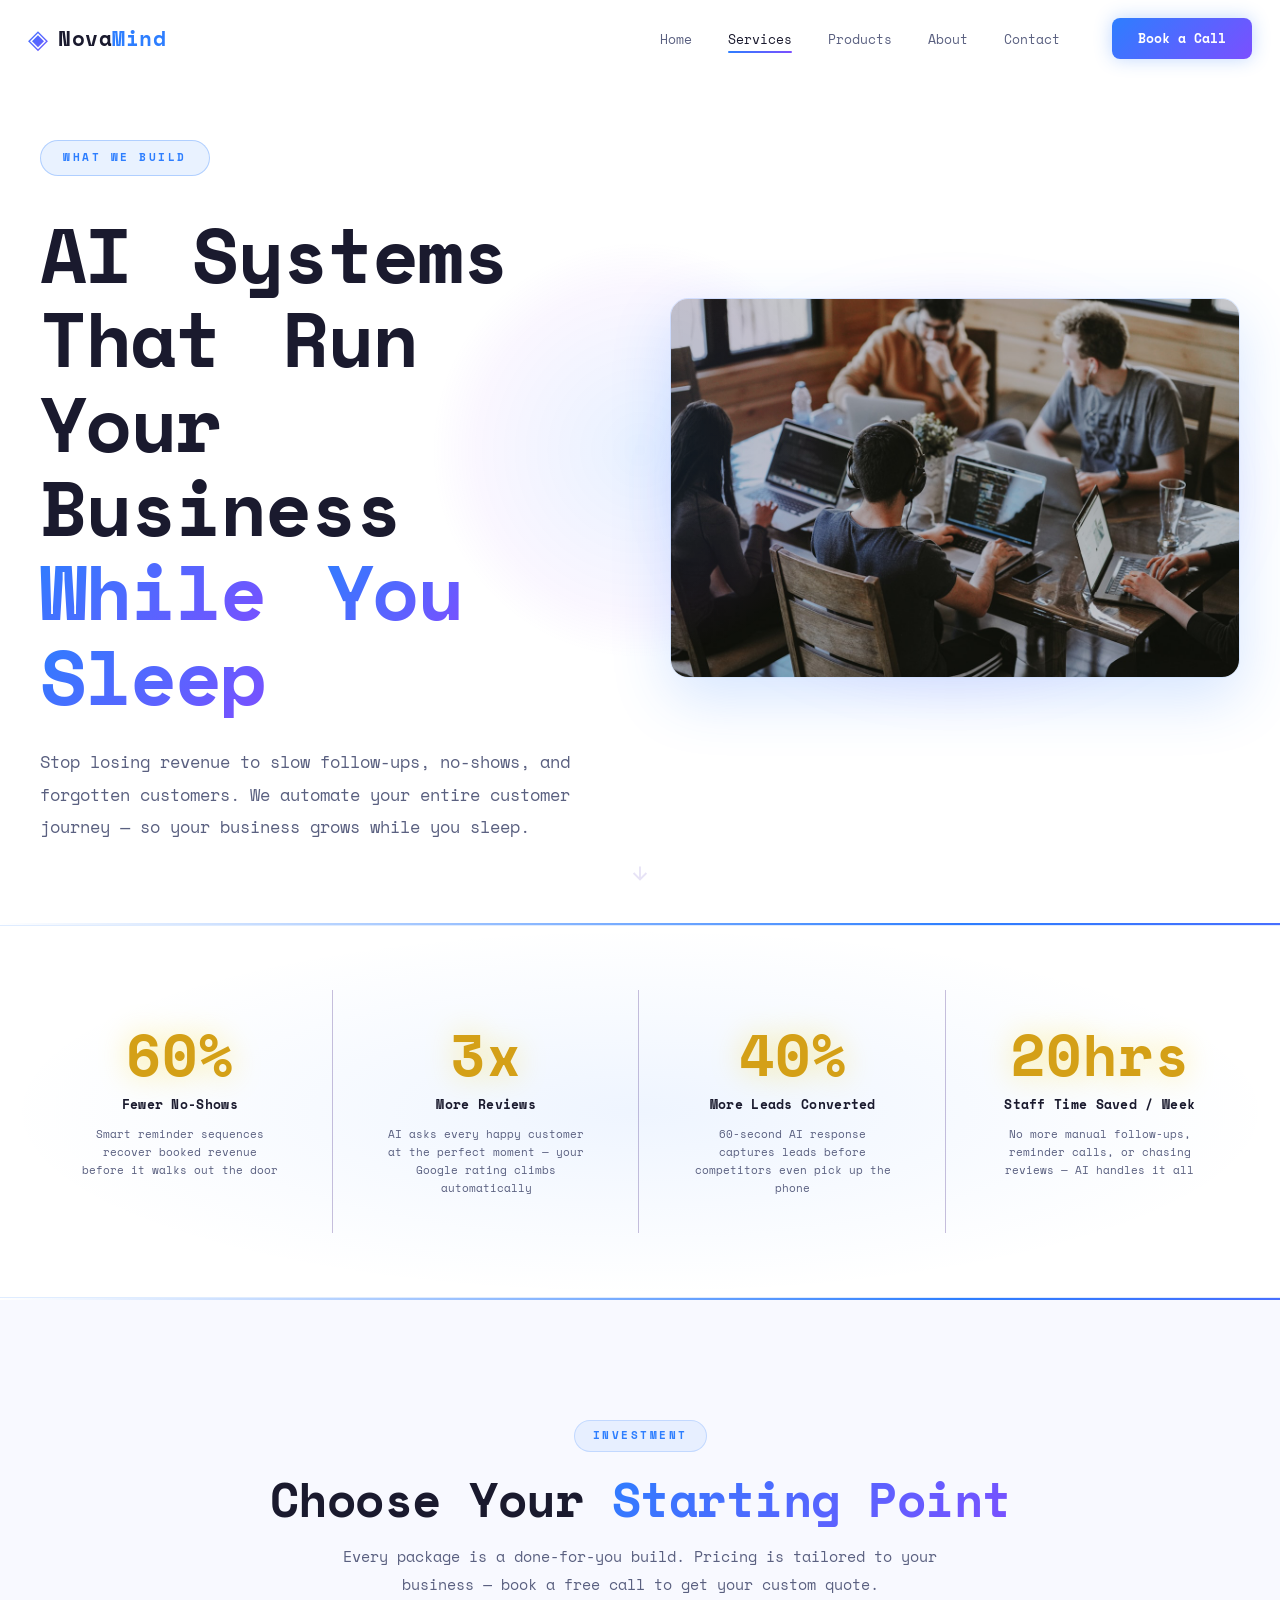
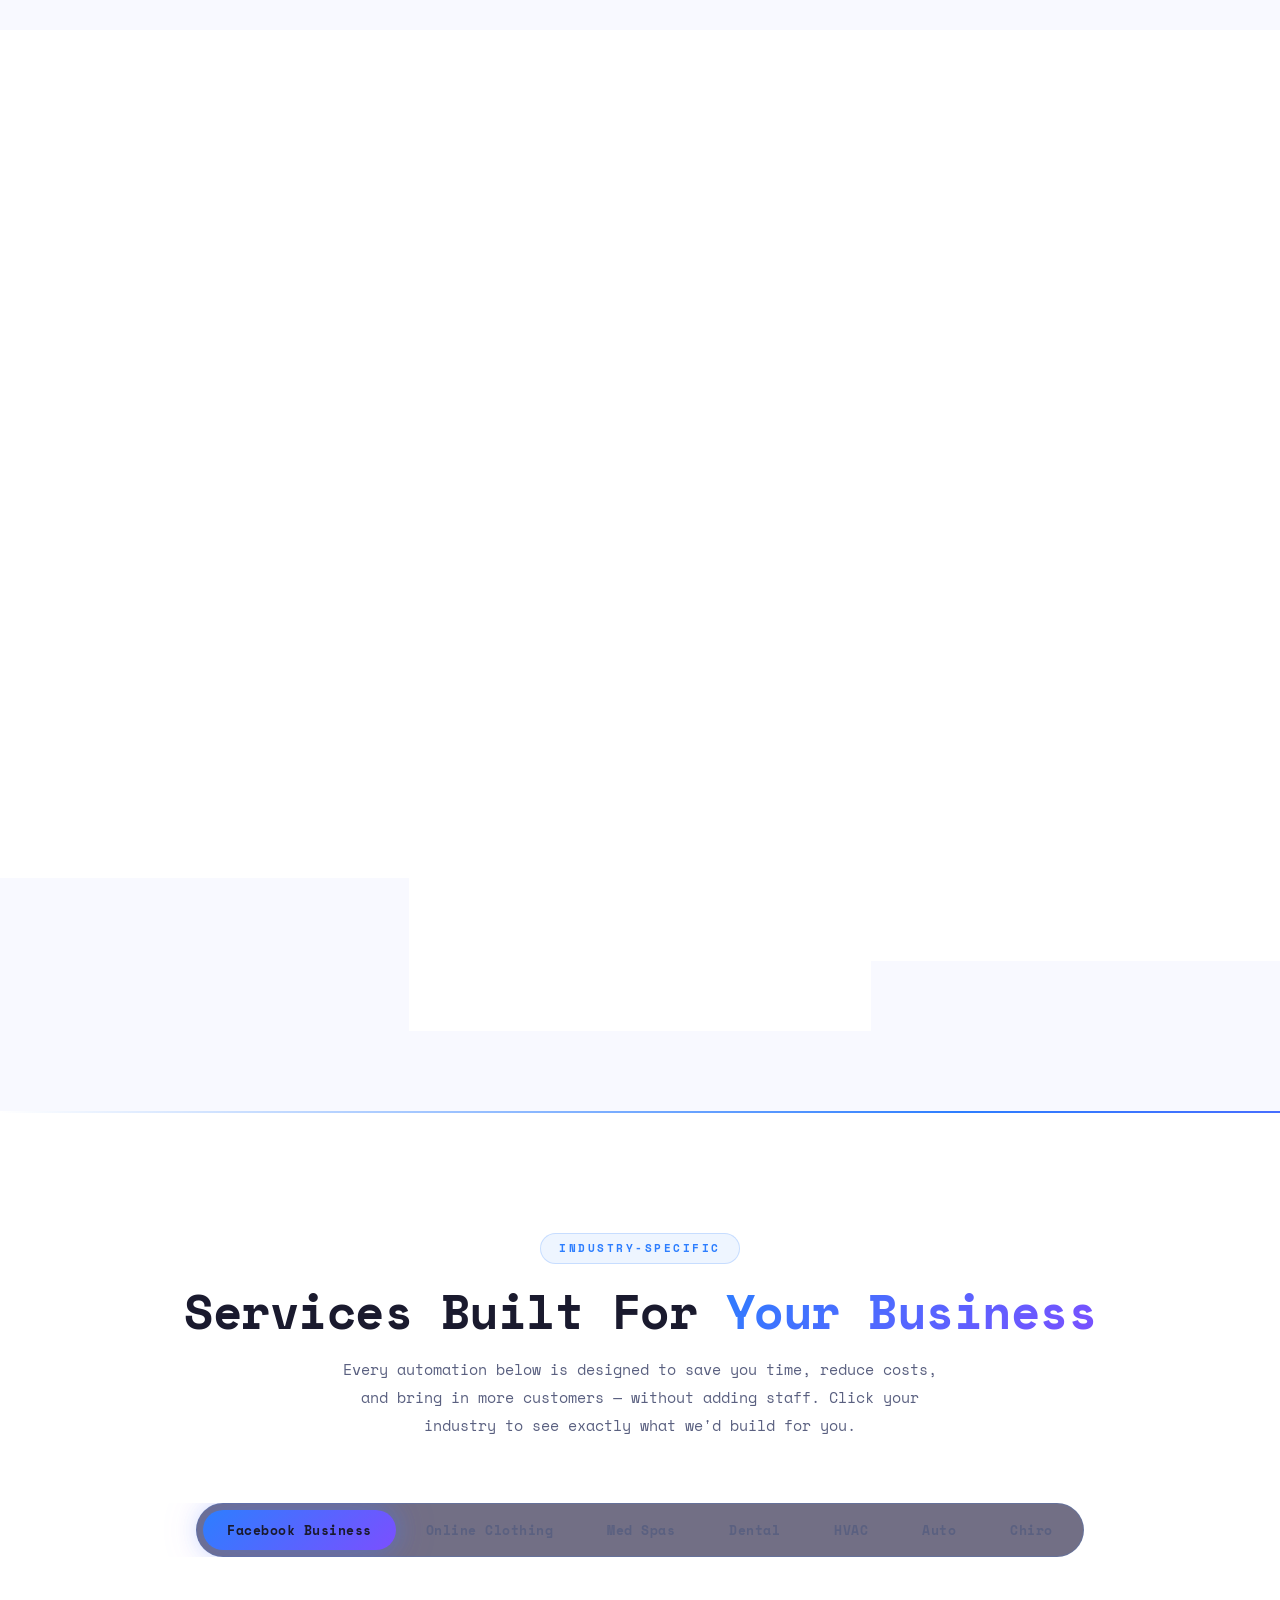
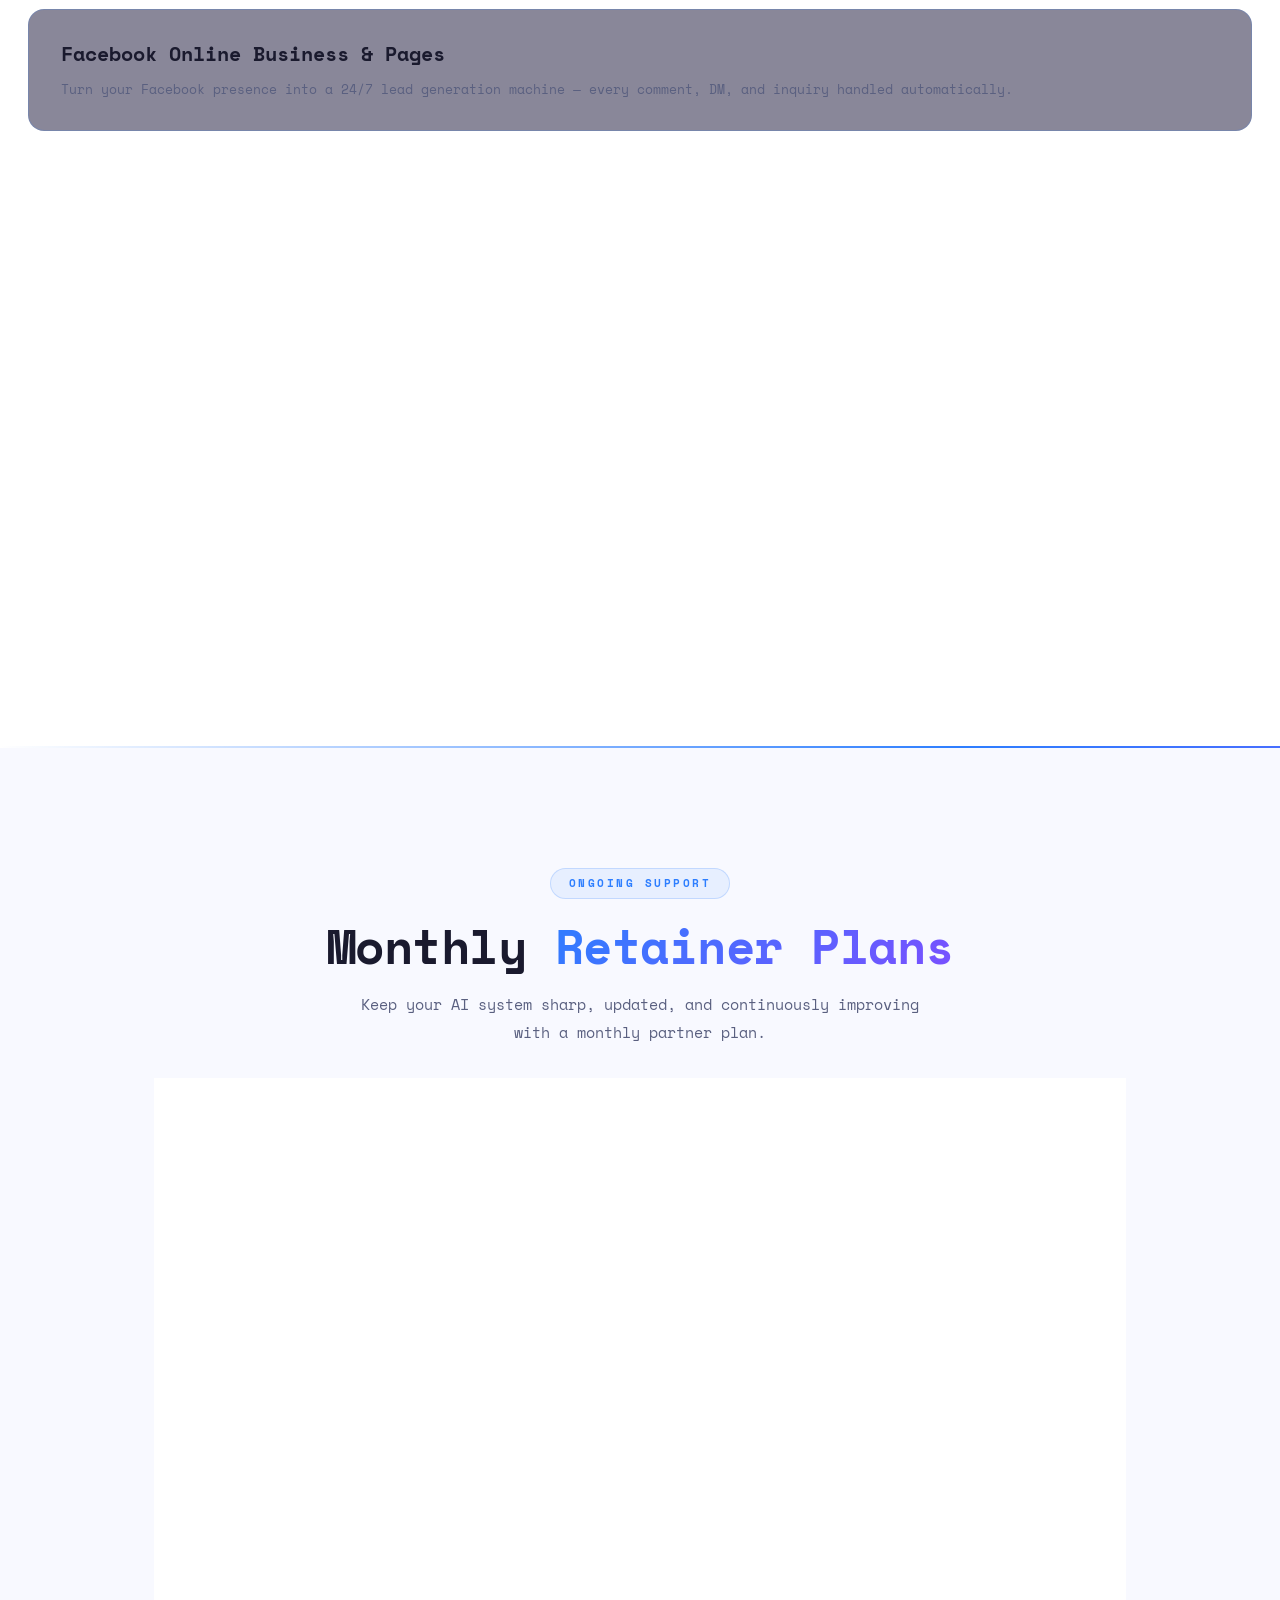
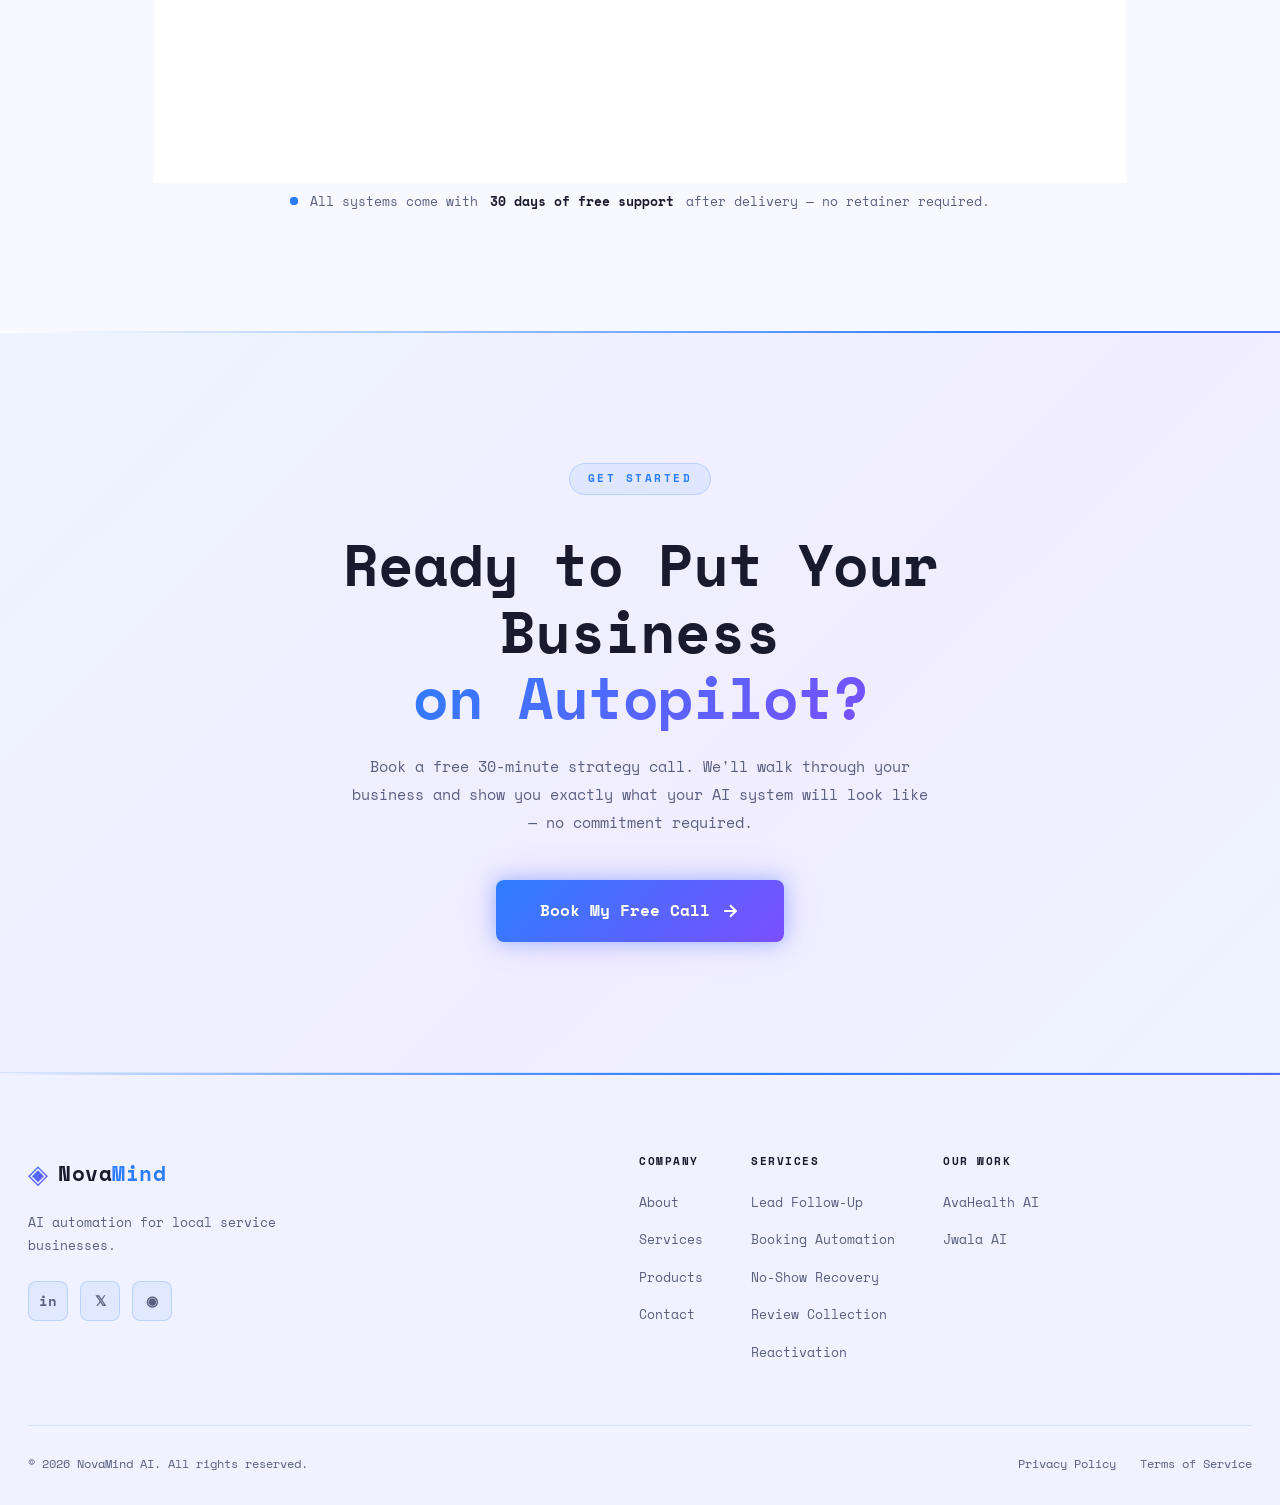
<file: services.html>
<!DOCTYPE html>
<html lang="en">
<head>
  <meta charset="UTF-8" />
  <meta name="viewport" content="width=device-width, initial-scale=1.0" />
  <title>Services — NovaMind AI | Custom AI Automation Systems</title>
  <meta name="description" content="Custom AI automation systems for local service businesses. Lead follow-up, appointment booking, no-show recovery, review collection, and patient reactivation — built for your specific business." />
  <link rel="preconnect" href="https://fonts.googleapis.com" />
  <link rel="preconnect" href="https://fonts.gstatic.com" crossorigin />
  <link href="https://fonts.googleapis.com/css2?family=Space+Mono:ital,wght@0,400;0,700;1,400&display=swap" rel="stylesheet" />
  <link rel="stylesheet" href="styles/global.css" />
  <link rel="stylesheet" href="styles/services.css" />
  <link rel="stylesheet" href="styles/light-override.css" />
</head>
<body>

  <div class="cursor-glow" id="cursorGlow"></div>
  <div class="page-overlay" id="pageOverlay"></div>

  <div class="bg-orbs" aria-hidden="true">
    <div class="bg-orb bg-orb-1"></div>
    <div class="bg-orb bg-orb-2"></div>
    <div class="bg-orb bg-orb-3"></div>
  </div>

  <!-- ═══════════════════════════ NAV ═══════════════════════════ -->
  <nav class="navbar" id="navbar">
    <div class="nav-inner">
      <a href="index.html" class="nav-logo">
        <span class="logo-mark">◈</span>
        <span class="logo-word">Nova<em>Mind</em></span>
      </a>
      <ul class="nav-links" id="navLinks">
        <li><a href="index.html"    class="nav-link">Home</a></li>
        <li><a href="services.html" class="nav-link active">Services</a></li>
        <li><a href="products.html" class="nav-link">Products</a></li>
        <li><a href="about.html"    class="nav-link">About</a></li>
        <li><a href="contact.html"  class="nav-link">Contact</a></li>
      </ul>
      <a href="contact.html" class="nav-cta">Book a Call</a>
      <button class="hamburger" id="hamburger" aria-label="Toggle menu">
        <span></span><span></span><span></span>
      </button>
    </div>
  </nav>

  <!-- ═══════════════════════════════════════════════════════════
       §1 — HERO
  ════════════════════════════════════════════════════════════ -->
  <section class="page-hero" id="hero">
    <div class="hero-orb hero-orb-blue"   aria-hidden="true"></div>
    <div class="hero-orb hero-orb-purple" aria-hidden="true"></div>

    <div class="hero-split-svc">
      <div class="hero-content">
        <span class="hero-label">WHAT WE BUILD</span>

        <h1 class="hero-headline" aria-label="AI Systems That Run Your Business While You Sleep">
          <span class="hw" style="--i:0">AI</span>
          <span class="hw" style="--i:1">Systems</span>
          <span class="hw" style="--i:2">That</span>
          <span class="hw" style="--i:3">Run</span>
          <span class="hw" style="--i:4">Your</span>
          <br class="hw-br"/>
          <span class="hw" style="--i:5">Business</span>
          <span class="hw grad-word" style="--i:6">While</span>
          <span class="hw grad-word" style="--i:7">You</span>
          <span class="hw grad-word" style="--i:8">Sleep</span>
        </h1>

        <p class="hero-sub">
          Stop losing revenue to slow follow-ups, no-shows, and forgotten customers. We automate your entire customer journey — so your business grows while you sleep.
        </p>
      </div>

      <!-- Services page hero image -->
      <div class="hero-img-col">
        <div class="svc-hero-img-wrap">
          <div class="svc-hero-img-glow"></div>
          <img
            src="images/services_bg.jpg"
            alt="AI automation team working on customer journey systems"
            class="svc-hero-img"
            loading="eager"
          />
        </div>
      </div>
    </div>

    <div class="scroll-arrow" aria-hidden="true">
      <svg width="22" height="22" viewBox="0 0 24 24" fill="none" stroke="currentColor" stroke-width="2"><path d="M12 5v14M5 12l7 7 7-7"/></svg>
    </div>
  </section>


  <!-- ═══════════════════════════════════════════════════════════
       §IMPACT — RESULTS STRIP
  ═══════════════════════════════════════════════════════════ -->
  <section class="impact-strip" id="impactStrip">
    <div class="container">
      <div class="impact-grid">

        <div class="impact-item reveal-up" style="--d:0s">
          <div class="impact-stat">60%</div>
          <div class="impact-label">Fewer No-Shows</div>
          <div class="impact-desc">Smart reminder sequences recover booked revenue before it walks out the door</div>
        </div>

        <div class="impact-item reveal-up" style="--d:.1s">
          <div class="impact-stat">3x</div>
          <div class="impact-label">More Reviews</div>
          <div class="impact-desc">AI asks every happy customer at the perfect moment — your Google rating climbs automatically</div>
        </div>

        <div class="impact-item reveal-up" style="--d:.2s">
          <div class="impact-stat">40%</div>
          <div class="impact-label">More Leads Converted</div>
          <div class="impact-desc">60-second AI response captures leads before competitors even pick up the phone</div>
        </div>

        <div class="impact-item reveal-up" style="--d:.3s">
          <div class="impact-stat">20hrs</div>
          <div class="impact-label">Staff Time Saved / Week</div>
          <div class="impact-desc">No more manual follow-ups, reminder calls, or chasing reviews — AI handles it all</div>
        </div>

      </div>
    </div>
  </section>

  <!-- ═══════════════════════════════════════════════════════════
       §2 — PACKAGES
  ════════════════════════════════════════════════════════════ -->
  <section class="section packages-section" id="packages">
    <div class="container">

      <div class="section-header reveal-up">
        <span class="sec-tag">Investment</span>
        <h2 class="sec-title">Choose Your <span class="gradient-text">Starting Point</span></h2>
        <p class="sec-sub">Every package is a done-for-you build. Pricing is tailored to your business — book a free call to get your custom quote.</p>
      </div>

      <div class="packages-grid">

        <!-- ── Starter ── -->
        <div class="pkg-card glass reveal-up" style="--d:.05s">
          <div class="pkg-tier">Starter System</div>

          <div class="pkg-price-cta">
            <span class="pkg-price-label">Contact for pricing</span>
          </div>

          <div class="pkg-best">
            <span class="pkg-best-label">Best for:</span>
            Businesses starting out — stop losing leads and no-shows immediately
          </div>
          <div class="pkg-divider"></div>

          <ul class="pkg-features">
            <li>
              <span class="feat-dot feat-blue"></span>
              <div>
                <strong>2–3 Core Automations</strong>
                <p>Missed call text-back, appointment reminders, and review collection</p>
              </div>
            </li>
            <li>
              <span class="feat-dot feat-blue"></span>
              <div>
                <strong>Custom AI Build</strong>
                <p>Trained on your business, brand voice, and service menu</p>
              </div>
            </li>
            <li>
              <span class="feat-dot feat-blue"></span>
              <div>
                <strong>Full Integration</strong>
                <p>Connected to your calendar, CRM, and phone system</p>
              </div>
            </li>
            <li>
              <span class="feat-dot feat-blue"></span>
              <div>
                <strong>30 Days Free Support</strong>
                <p>After-launch support to ensure everything runs perfectly</p>
              </div>
            </li>
          </ul>

          <div class="pkg-turnaround">
            <span class="turn-icon">&#x25B6;</span>
            <span>Turnaround: <strong>5–7 days</strong></span>
          </div>
          <a href="contact.html" class="btn btn-outline pkg-btn">
            <span>Get Started</span>
            <svg width="16" height="16" viewBox="0 0 24 24" fill="none" stroke="currentColor" stroke-width="2.5"><path d="M5 12h14M12 5l7 7-7 7"/></svg>
          </a>
        </div>

        <!-- ── Growth (MOST POPULAR) ── -->
        <div class="pkg-card pkg-featured glass reveal-up" style="--d:.18s">
          <div class="popular-badge">
            <span class="popular-dot"></span>
            MOST POPULAR
          </div>

          <div class="pkg-tier pkg-tier-gold">Growth System</div>

          <div class="pkg-price-cta">
            <span class="pkg-price-label pkg-price-label-gold">Contact for pricing</span>
          </div>

          <div class="pkg-best">
            <span class="pkg-best-label">Best for:</span>
            Growing businesses ready to scale customers and revenue on autopilot
          </div>
          <div class="pkg-divider pkg-divider-gold"></div>

          <ul class="pkg-features">
            <li>
              <span class="feat-dot feat-gold"></span>
              <div>
                <strong>5–6 Automations</strong>
                <p>Lead follow-up, no-show recovery, reactivation, onboarding &amp; review automation</p>
              </div>
            </li>
            <li>
              <span class="feat-dot feat-gold"></span>
              <div>
                <strong>Full Journey Coverage</strong>
                <p>From first inquiry all the way through to review collection</p>
              </div>
            </li>
            <li>
              <span class="feat-dot feat-gold"></span>
              <div>
                <strong>Multi-Channel AI</strong>
                <p>SMS, email, and AI voice working together seamlessly</p>
              </div>
            </li>
            <li>
              <span class="feat-dot feat-gold"></span>
              <div>
                <strong>Performance Dashboard</strong>
                <p>Live reporting so you see exactly what the AI is doing</p>
              </div>
            </li>
            <li>
              <span class="feat-dot feat-gold"></span>
              <div>
                <strong>30 Days Free Support</strong>
                <p>Dedicated success manager during and after launch</p>
              </div>
            </li>
          </ul>

          <div class="pkg-turnaround">
            <span class="turn-icon">&#x25B6;</span>
            <span>Turnaround: <strong>10–14 days</strong></span>
          </div>
          <a href="contact.html" class="btn btn-primary pkg-btn">
            <span>Get Started</span>
            <svg width="16" height="16" viewBox="0 0 24 24" fill="none" stroke="currentColor" stroke-width="2.5"><path d="M5 12h14M12 5l7 7-7 7"/></svg>
          </a>
        </div>

        <!-- ── Full AI ── -->
        <div class="pkg-card glass reveal-up" style="--d:.32s">
          <div class="pkg-tier">Full AI System</div>

          <div class="pkg-price-cta">
            <span class="pkg-price-label">Contact for pricing</span>
          </div>

          <div class="pkg-best">
            <span class="pkg-best-label">Best for:</span>
            Established businesses that want maximum growth, minimum overhead
          </div>
          <div class="pkg-divider"></div>

          <ul class="pkg-features">
            <li>
              <span class="feat-dot feat-purple"></span>
              <div>
                <strong>Everything Included</strong>
                <p>Complete customer journey from first inquiry to long-term reactivation</p>
              </div>
            </li>
            <li>
              <span class="feat-dot feat-purple"></span>
              <div>
                <strong>Advanced AI Brain</strong>
                <p>Deeply trained on your business, handles edge cases &amp; complex conversations</p>
              </div>
            </li>
            <li>
              <span class="feat-dot feat-purple"></span>
              <div>
                <strong>Unlimited Automations</strong>
                <p>Every touchpoint in your customer lifecycle — fully automated</p>
              </div>
            </li>
            <li>
              <span class="feat-dot feat-purple"></span>
              <div>
                <strong>Priority Build &amp; Support</strong>
                <p>Dedicated team, priority delivery, and white-glove onboarding</p>
              </div>
            </li>
            <li>
              <span class="feat-dot feat-purple"></span>
              <div>
                <strong>30 Days Free Support</strong>
                <p>Plus monthly strategy review and optimization recommendations</p>
              </div>
            </li>
          </ul>

          <div class="pkg-turnaround">
            <span class="turn-icon">&#x25B6;</span>
            <span>Turnaround: <strong>14–21 days</strong></span>
          </div>
          <a href="contact.html" class="btn btn-outline-purple pkg-btn">
            <span>Get Started</span>
            <svg width="16" height="16" viewBox="0 0 24 24" fill="none" stroke="currentColor" stroke-width="2.5"><path d="M5 12h14M12 5l7 7-7 7"/></svg>
          </a>
        </div>

      </div><!-- /packages-grid -->
    </div>
  </section>

  <!-- ═══════════════════════════════════════════════════════════
       §3 — SERVICE LIST BY INDUSTRY
  ════════════════════════════════════════════════════════════ -->
  <section class="section industry-section" id="byIndustry">
    <div class="container">

      <div class="section-header reveal-up">
        <span class="sec-tag">Industry-Specific</span>
        <h2 class="sec-title">Services Built For <span class="gradient-text">Your Business</span></h2>
        <p class="sec-sub">Every automation below is designed to save you time, reduce costs, and bring in more customers — without adding staff. Click your industry to see exactly what we'd build for you.</p>
      </div>

      <!-- Tab Bar — scrollable on mobile -->
      <div class="tab-bar-wrap reveal-up">
        <div class="tab-bar" id="tabBar" role="tablist" aria-label="Industry tabs">
          <button class="tab-btn active" data-tab="facebook"  role="tab" aria-selected="true"  aria-controls="panel-facebook">Facebook Business</button>
          <button class="tab-btn"        data-tab="clothing"  role="tab" aria-selected="false" aria-controls="panel-clothing">Online Clothing</button>
          <button class="tab-btn"        data-tab="medspa"    role="tab" aria-selected="false" aria-controls="panel-medspa">Med Spas</button>
          <button class="tab-btn"        data-tab="dental"    role="tab" aria-selected="false" aria-controls="panel-dental">Dental</button>
          <button class="tab-btn"        data-tab="hvac"      role="tab" aria-selected="false" aria-controls="panel-hvac">HVAC</button>
          <button class="tab-btn"        data-tab="auto"      role="tab" aria-selected="false" aria-controls="panel-auto">Auto</button>
          <button class="tab-btn"        data-tab="chiro"     role="tab" aria-selected="false" aria-controls="panel-chiro">Chiro</button>
        </div>
      </div>

      <div class="tab-panels" id="tabPanels">

        <!-- ── Facebook Online Business / Page ── -->
        <div class="tab-panel active" id="panel-facebook" role="tabpanel">
          <div class="ind-panel-header">
            <div>
              <h3 class="ind-panel-title">Facebook Online Business &amp; Pages</h3>
              <p class="ind-panel-sub">Turn your Facebook presence into a 24/7 lead generation machine — every comment, DM, and inquiry handled automatically.</p>
            </div>
          </div>
          <div class="svc-grid">
            <div class="svc-card glass">
              <h3>Facebook DM Auto-Responder</h3>
              <p>AI instantly replies to every Facebook message, qualifies leads, and guides them to purchase or booking.</p>
              <div class="svc-price">Contact for pricing</div>
            </div>
            <div class="svc-card glass">
              <h3>Comment-to-DM Automation</h3>
              <p>When someone comments on your post, AI sends them a private message — capturing leads before they scroll away.</p>
              <div class="svc-price">Contact for pricing</div>
            </div>
            <div class="svc-card glass">
              <h3>Sales Funnel via Messenger</h3>
              <p>AI-driven sales conversation in Messenger — from cold comment to warm buyer without human involvement.</p>
              <div class="svc-price">Contact for pricing</div>
            </div>
            <div class="svc-card glass">
              <h3>Lead Re-Engagement</h3>
              <p>AI follows up with cold leads who engaged but never purchased — at the right time, with the right message.</p>
              <div class="svc-price">Contact for pricing</div>
            </div>
            <div class="svc-card glass">
              <h3>Review &amp; Testimonial Collection</h3>
              <p>After every purchase, AI reaches out to happy customers and collects Facebook reviews automatically.</p>
              <div class="svc-price">Contact for pricing</div>
            </div>
            <div class="svc-card glass">
              <h3>Ad Lead Follow-Up AI</h3>
              <p>Every Facebook Ads lead gets an instant AI follow-up via Messenger and SMS — no paid lead goes cold.</p>
              <div class="svc-price">Contact for pricing</div>
            </div>
          </div>
        </div>

        <!-- ── Online Clothing Store ── -->
        <div class="tab-panel" id="panel-clothing" role="tabpanel">
          <div class="ind-panel-header">
            <div>
              <h3 class="ind-panel-title">Online Clothing Stores</h3>
              <p class="ind-panel-sub">Recover abandoned carts, upsell customers, collect reviews, and keep buyers coming back — all on autopilot.</p>
            </div>
          </div>
          <div class="svc-grid">
            <div class="svc-card glass">
              <h3>Abandoned Cart Recovery AI</h3>
              <p>Multi-touch SMS and email sequences that recover shoppers who left without buying — triggered within minutes.</p>
              <div class="svc-price">Contact for pricing</div>
            </div>
            <div class="svc-card glass">
              <h3>Post-Purchase Follow-Up</h3>
              <p>AI reaches out after every order to confirm satisfaction, collect a review, and offer a timed upsell.</p>
              <div class="svc-price">Contact for pricing</div>
            </div>
            <div class="svc-card glass">
              <h3>Review Collection Engine</h3>
              <p>Personalised review requests at the right moment to maximise response rates on Google, Trustpilot, and your site.</p>
              <div class="svc-price">Contact for pricing</div>
            </div>
            <div class="svc-card glass">
              <h3>Win-Back Campaigns</h3>
              <p>AI identifies lapsed customers and sends personalised re-engagement offers automatically.</p>
              <div class="svc-price">Contact for pricing</div>
            </div>
            <div class="svc-card glass">
              <h3>DM &amp; Inquiry Response Bot</h3>
              <p>AI handles all Instagram and Facebook DM inquiries — sizing, stock, shipping — so you never miss a sale.</p>
              <div class="svc-price">Contact for pricing</div>
            </div>
            <div class="svc-card glass">
              <h3>VIP &amp; Loyalty Automation</h3>
              <p>Automated loyalty journeys that trigger exclusive offers and personalised outreach for your best customers.</p>
              <div class="svc-price">Contact for pricing</div>
            </div>
          </div>
        </div>

        <!-- ── Med Spas ── -->
        <div class="tab-panel" id="panel-medspa" role="tabpanel">
          <div class="ind-panel-header">
            <div>
              <h3 class="ind-panel-title">Med Spas &amp; Aesthetics</h3>
              <p class="ind-panel-sub">Fill every slot, eliminate no-shows, and turn happy clients into a flood of 5-star reviews — on autopilot.</p>
            </div>
          </div>
          <div class="svc-grid">
            <div class="svc-card glass">
              <h3>Missed Call Text-Back</h3>
              <p>Every missed call triggers an instant AI SMS so no lead goes cold.</p>
              <div class="svc-price">Contact for pricing</div>
            </div>
            <div class="svc-card glass">
              <h3>Appointment Booking AI</h3>
              <p>Conversational AI books appointments directly into your calendar 24/7.</p>
              <div class="svc-price">Contact for pricing</div>
            </div>
            <div class="svc-card glass">
              <h3>No-Show Prevention</h3>
              <p>Multi-touch reminder sequences that cut no-shows by up to 60%.</p>
              <div class="svc-price">Contact for pricing</div>
            </div>
            <div class="svc-card glass">
              <h3>Review Collection Engine</h3>
              <p>AI catches happy clients right after their appointment and drives them to Google Reviews.</p>
              <div class="svc-price">Contact for pricing</div>
            </div>
            <div class="svc-card glass">
              <h3>Client Reactivation</h3>
              <p>Automated campaigns re-engage clients who haven't booked in 60, 90, or 120 days.</p>
              <div class="svc-price">Contact for pricing</div>
            </div>
            <div class="svc-card glass">
              <h3>Lead Follow-Up AI</h3>
              <p>Every inquiry from Instagram, Google, or your website gets a response within 60 seconds.</p>
              <div class="svc-price">Contact for pricing</div>
            </div>
          </div>
        </div>

        <!-- ── Dental ── -->
        <div class="tab-panel" id="panel-dental" role="tabpanel">
          <div class="ind-panel-header">
            <div>
              <h3 class="ind-panel-title">Dental Offices</h3>
              <p class="ind-panel-sub">Reactivate lapsed patients, fill your hygiene recall list, and eliminate no-shows with AI running around the clock.</p>
            </div>
          </div>
          <div class="svc-grid">
            <div class="svc-card glass">
              <h3>New Patient Follow-Up</h3>
              <p>AI calls and texts every new patient inquiry within 60 seconds and books them on the spot.</p>
              <div class="svc-price">Contact for pricing</div>
            </div>
            <div class="svc-card glass">
              
              <h3>Hygiene Recall AI</h3>
              <p>Automated recall sequences that contact every overdue patient via SMS, email, and voice.</p>
              <div class="svc-price">Contact for pricing</div>
            </div>
            <div class="svc-card glass">
              
              <h3>Appointment Reminders</h3>
              <p>Intelligent multi-touch reminders that virtually eliminate no-shows before they happen.</p>
              <div class="svc-price">Contact for pricing</div>
            </div>
            <div class="svc-card glass">
              
              <h3>Review Collection</h3>
              <p>Post-visit review requests sent at the perfect moment — while the experience is still fresh.</p>
              <div class="svc-price">Contact for pricing</div>
            </div>
            <div class="svc-card glass">
              
              <h3>Patient Reactivation</h3>
              <p>Bring back lapsed patients with personalised AI campaigns referencing their last visit.</p>
              <div class="svc-price">Contact for pricing</div>
            </div>
            <div class="svc-card glass">
              
              <h3>Onboarding Automation</h3>
              <p>New patient intake, forms, and pre-visit instructions — fully automated from first booking.</p>
              <div class="svc-price">Contact for pricing</div>
            </div>
          </div>
        </div>

        <!-- ── HVAC ── -->
        <div class="tab-panel" id="panel-hvac" role="tabpanel">
          <div class="ind-panel-header">
            <div>
              <h3 class="ind-panel-title">HVAC &amp; Home Services</h3>
              <p class="ind-panel-sub">Never miss a lead, fill your seasonal calendar ahead of time, and turn every completed job into a 5-star review.</p>
            </div>
          </div>
          <div class="svc-grid">
            <div class="svc-card glass">
              <h3>Emergency Lead Capture</h3>
              <p>24/7 AI instantly responds to every inbound call and web inquiry — especially nights and weekends.</p>
              <div class="svc-price">Contact for pricing</div>
            </div>
            <div class="svc-card glass">
              <h3>Estimate Follow-Up AI</h3>
              <p>Automated follow-up sequences that chase every open estimate until it converts or closes.</p>
              <div class="svc-price">Contact for pricing</div>
            </div>
            <div class="svc-card glass">
              <h3>Seasonal Campaign AI</h3>
              <p>Pre-season tune-up campaigns that fill your calendar months ahead of time.</p>
              <div class="svc-price">Contact for pricing</div>
            </div>
            <div class="svc-card glass">
              <h3>Service Reminder System</h3>
              <p>Annual maintenance reminders that re-engage every past customer at the right time.</p>
              <div class="svc-price">Contact for pricing</div>
            </div>
            <div class="svc-card glass">
              <h3>Review Collection</h3>
              <p>Post-job review automation catches happy customers while the experience is still top of mind.</p>
              <div class="svc-price">Contact for pricing</div>
            </div>
            <div class="svc-card glass">
              <h3>Reactivation Campaigns</h3>
              <p>Win back customers who haven't called in 12–24 months with personalised outreach.</p>
              <div class="svc-price">Contact for pricing</div>
            </div>
          </div>
        </div>

        <!-- ── Auto ── -->
        <div class="tab-panel" id="panel-auto" role="tabpanel">
          <div class="ind-panel-header">
            <div>
              <h3 class="ind-panel-title">Auto Repair &amp; Dealerships</h3>
              <p class="ind-panel-sub">Keep your bays full with automated reminders, review collection, and AI that brings customers back on schedule.</p>
            </div>
          </div>
          <div class="svc-grid">
            <div class="svc-card glass">
              <h3>Service Reminder AI</h3>
              <p>Automated oil change and maintenance reminders keep customers coming back on schedule.</p>
              <div class="svc-price">Contact for pricing</div>
            </div>
            <div class="svc-card glass">
              <h3>Missed Call Text-Back</h3>
              <p>Never lose a customer who calls after hours — AI responds instantly with a booking link.</p>
              <div class="svc-price">Contact for pricing</div>
            </div>
            <div class="svc-card glass">
              <h3>Review Collection</h3>
              <p>After every completed job, AI captures the review before the customer drives away.</p>
              <div class="svc-price">Contact for pricing</div>
            </div>
            <div class="svc-card glass">
              <h3>Customer Reactivation</h3>
              <p>Personalised campaigns bringing back customers who haven't visited in 90, 180, or 365 days.</p>
              <div class="svc-price">Contact for pricing</div>
            </div>
            <div class="svc-card glass">
              <h3>Appointment Scheduling AI</h3>
              <p>Customers book their own drop-off appointments via SMS — zero phone calls needed.</p>
              <div class="svc-price">Contact for pricing</div>
            </div>
            <div class="svc-card glass">
              <h3>Estimate Follow-Up</h3>
              <p>Automated follow-up on every quote to maximise your close rate without chasing manually.</p>
              <div class="svc-price">Contact for pricing</div>
            </div>
          </div>
        </div>

        <!-- ── Chiro ── -->
        <div class="tab-panel" id="panel-chiro" role="tabpanel">
          <div class="ind-panel-header">
            <div>
              <h3 class="ind-panel-title">Chiro &amp; Wellness Clinics</h3>
              <p class="ind-panel-sub">Keep your schedule full, reduce dropout from care plans, and bring back lapsed patients — entirely on autopilot.</p>
            </div>
          </div>
          <div class="svc-grid">
            <div class="svc-card glass">
              <h3>New Patient AI Intake</h3>
              <p>Instant response to every inquiry that books, qualifies, and onboards new patients automatically.</p>
              <div class="svc-price">Contact for pricing</div>
            </div>
            <div class="svc-card glass">
              <h3>Care Plan Automation</h3>
              <p>AI keeps patients on their care plan schedule — reducing dropout and maximising outcomes.</p>
              <div class="svc-price">Contact for pricing</div>
            </div>
            <div class="svc-card glass">
              <h3>Appointment Reminders</h3>
              <p>Multi-touch reminder sequences that dramatically reduce cancellations and no-shows.</p>
              <div class="svc-price">Contact for pricing</div>
            </div>
            <div class="svc-card glass">
              <h3>Inactive Patient Revival</h3>
              <p>Intelligent campaigns re-engage patients who dropped off their care plan.</p>
              <div class="svc-price">Contact for pricing</div>
            </div>
            <div class="svc-card glass">
              <h3>Review Collection Engine</h3>
              <p>Post-visit review requests turn satisfied patients into powerful social proof automatically.</p>
              <div class="svc-price">Contact for pricing</div>
            </div>
            <div class="svc-card glass">
              <h3>Referral Request AI</h3>
              <p>AI reaches out to your best patients at the perfect moment and asks for a referral naturally.</p>
              <div class="svc-price">Contact for pricing</div>
            </div>
          </div>
        </div>

      </div><!-- /tab-panels -->
    </div>
  </section>

  <!-- ═══════════════════════════════════════════════════════════
       §4 — MONTHLY RETAINER
  ════════════════════════════════════════════════════════════ -->
  <section class="section retainer-section" id="retainer">
    <div class="container">

      <div class="section-header reveal-up">
        <span class="sec-tag">Ongoing Support</span>
        <h2 class="sec-title">Monthly <span class="gradient-text">Retainer Plans</span></h2>
        <p class="sec-sub">Keep your AI system sharp, updated, and continuously improving with a monthly partner plan.</p>
      </div>

      <div class="retainer-grid">

        <!-- Maintenance -->
        <div class="ret-card glass reveal-up" style="--d:.08s">
          <div class="ret-icon">
            <svg width="22" height="22" viewBox="0 0 24 24" fill="none" stroke="currentColor" stroke-width="2"><path d="M12 22s8-4 8-10V5l-8-3-8 3v7c0 6 8 10 8 10z"/></svg>
          </div>
          <div class="ret-name">Maintenance Plan</div>
          <div class="ret-price-cta">
            <span class="ret-price-label">Contact for pricing</span>
            <span class="ret-per">/month</span>
          </div>
          <div class="ret-divider"></div>
          <ul class="ret-features">
            <li><span class="feat-dot feat-blue"></span>System monitoring &amp; uptime checks</li>
            <li><span class="feat-dot feat-blue"></span>Software updates and integration maintenance</li>
            <li><span class="feat-dot feat-blue"></span>Minor message sequence tweaks and adjustments</li>
            <li><span class="feat-dot feat-blue"></span>Monthly performance summary report</li>
            <li><span class="feat-dot feat-blue"></span>Priority email support (response within 24hrs)</li>
          </ul>
          <a href="contact.html" class="btn btn-outline ret-btn">
            <span>Add to My System</span>
          </a>
        </div>

        <!-- Growth -->
        <div class="ret-card ret-card-featured glass reveal-up" style="--d:.22s">
          <div class="ret-badge-wrap">
            <span class="ret-badge">BEST VALUE</span>
          </div>
          <div class="ret-icon">
            <svg width="22" height="22" viewBox="0 0 24 24" fill="none" stroke="currentColor" stroke-width="2"><polyline points="23 6 13.5 15.5 8.5 10.5 1 18"/><polyline points="17 6 23 6 23 12"/></svg>
          </div>
          <div class="ret-name ret-name-gold">Growth Plan</div>
          <div class="ret-price-cta">
            <span class="ret-price-label ret-price-label-gold">Contact for pricing</span>
            <span class="ret-per">/month</span>
          </div>
          <div class="ret-divider ret-divider-gold"></div>
          <ul class="ret-features">
            <li><span class="feat-dot feat-gold"></span>Everything in Maintenance +</li>
            <li><span class="feat-dot feat-gold"></span>1 new automation added or optimised each month</li>
            <li><span class="feat-dot feat-gold"></span>Full performance reporting with conversion metrics</li>
            <li><span class="feat-dot feat-gold"></span>Monthly strategy call with your success manager</li>
            <li><span class="feat-dot feat-gold"></span>A/B testing on message sequences</li>
            <li><span class="feat-dot feat-gold"></span>Priority build queue for any new additions</li>
          </ul>
          <a href="contact.html" class="btn btn-primary ret-btn">
            <span>Add to My System</span>
          </a>
        </div>

      </div><!-- /retainer-grid -->

      <div class="support-note reveal-up">
        <span class="support-glow-dot"></span>
        All systems come with <strong>30 days of free support</strong> after delivery — no retainer required.
      </div>

    </div>
  </section>

  <!-- ═══════════════════════════════════════════════════════════
       §5 — CTA BANNER
  ════════════════════════════════════════════════════════════ -->
  <section class="cta-banner" id="ctaBanner">
    <div class="cta-orb cta-orb-1" aria-hidden="true"></div>
    <div class="cta-orb cta-orb-2" aria-hidden="true"></div>
    <div class="cta-inner reveal-up">
      <span class="sec-tag">Get Started</span>
      <h2 class="cta-headline">Ready to Put Your Business<br/><span class="gradient-text">on Autopilot?</span></h2>
      <p class="cta-sub">Book a free 30-minute strategy call. We'll walk through your business and show you exactly what your AI system will look like — no commitment required.</p>
      <a href="contact.html" class="btn btn-primary btn-large">
        <span>Book My Free Call</span>
        <svg width="20" height="20" viewBox="0 0 24 24" fill="none" stroke="currentColor" stroke-width="2.5"><path d="M5 12h14M12 5l7 7-7 7"/></svg>
      </a>
    </div>
  </section>

  <!-- ═══════════════════════════════════════════════════════════
       FOOTER
  ════════════════════════════════════════════════════════════ -->
  <footer class="site-footer">
    <div class="footer-gradient-border" aria-hidden="true"></div>
    <div class="container">
      <div class="footer-grid">
        <div class="footer-brand">
          <a href="index.html" class="nav-logo">
            <span class="logo-mark">◈</span>
            <span class="logo-word">Nova<em>Mind</em></span>
          </a>
          <p class="footer-tag">AI automation for local service businesses.</p>
          <div class="footer-socials">
            <a href="#" class="social-btn" aria-label="LinkedIn">in</a>
            <a href="#" class="social-btn" aria-label="X / Twitter">𝕏</a>
            <a href="#" class="social-btn" aria-label="Instagram">◉</a>
          </div>
        </div>
        <nav class="footer-nav" aria-label="Footer navigation">
          <div class="footer-col">
            <h4>Company</h4>
            <ul>
              <li><a href="about.html">About</a></li>
              <li><a href="services.html">Services</a></li>
              <li><a href="products.html">Products</a></li>
              <li><a href="contact.html">Contact</a></li>
            </ul>
          </div>
          <div class="footer-col">
            <h4>Services</h4>
            <ul>
              <li><a href="services.html">Lead Follow-Up</a></li>
              <li><a href="services.html">Booking Automation</a></li>
              <li><a href="services.html">No-Show Recovery</a></li>
              <li><a href="services.html">Review Collection</a></li>
              <li><a href="services.html">Reactivation</a></li>
            </ul>
          </div>
          <div class="footer-col">
            <h4>Our Work</h4>
            <ul>
              <li><a href="https://avahealthai.com" target="_blank" rel="noopener">AvaHealth AI</a></li>
              <li><a href="https://jwalaai.com"     target="_blank" rel="noopener">Jwala AI</a></li>
            </ul>
          </div>
        </nav>
      </div>
      <div class="footer-bottom">
        <p>© 2026 NovaMind AI. All rights reserved.</p>
        <div class="footer-legal">
          <a href="#">Privacy Policy</a>
          <a href="#">Terms of Service</a>
        </div>
      </div>
    </div>
  </footer>

  <script src="scripts/global.js"></script>
  <script src="scripts/services.js"></script>
</body>
</html>
</file>
<file: styles/global.css>
/* ============================================================
   NOVAMIND AI — MASTER GLOBAL STYLESHEET v3
   Applied to: ALL pages (index, services, products, about, contact)
   Design language: Cosmic · Futuristic · 2035
   ============================================================ */

@import url('https://fonts.googleapis.com/css2?family=Space+Mono:ital,wght@0,400;0,700;1,400&display=swap');

/* ── DESIGN TOKENS ──────────────────────────────────────────── */
:root {
  /* Backgrounds — Light mode */
  --navy:       #FFFFFF;
  --violet:     #F0F2FF;
  --card:       rgba(255,255,255,0.85);
  --card-deep:  rgba(240,242,255,0.90);

  /* Accent palette */
  --blue:       #2D7EFF;
  --purple:     #7B4FFF;
  --gold:       #D4A017;
  --white:      #1A1A2E;
  --sub:        #5A6080;
  --border:     rgba(45,126,255,.18);

  /* Typography — Moon Space = Space Mono */
  --mono: 'Space Mono', 'Courier New', monospace;

  /* Easing */
  --ease: cubic-bezier(.4,0,.2,1);

  /* Radius */
  --r-sm: 10px;
  --r-md: 16px;
  --r-lg: 22px;

  /* Aliases for pages.css compatibility */
  --font-mono:      var(--mono);
  --bg-primary:     var(--navy);
  --bg-secondary:   var(--violet);
  --bg-card:        var(--card);
  --accent-blue:    var(--blue);
  --accent-purple:  var(--purple);
  --text-white:     var(--white);
  --text-sub:       var(--sub);
  --border-glow:    var(--border);
  --radius:         var(--r-md);
  --radius-sm:      var(--r-sm);
  --radius-md:      var(--r-md);
  --radius-lg:      var(--r-lg);
  --transition:     .3s cubic-bezier(.4,0,.2,1);
}

/* ── RESET ──────────────────────────────────────────────────── */
*, *::before, *::after { box-sizing: border-box; margin: 0; padding: 0; }
html { scroll-behavior: smooth; overflow-x: hidden; }

body {
  font-family: var(--mono);
  background: #FFFFFF;
  color: #1A1A2E;
  overflow-x: hidden;
  line-height: 1.6;
}

/* ── PAGE BACKGROUND — animated soft white gradient ─────────── */
body::before {
  content: '';
  position: fixed; inset: 0;
  background: linear-gradient(135deg,
    #FFFFFF 0%,
    #F3F1FF 35%,
    #EEF4FF 70%,
    #FFFFFF 100%);
  background-size: 400% 400%;
  animation: bgShift 20s ease infinite;
  z-index: -3; pointer-events: none;
}
@keyframes bgShift {
  0%,100% { background-position: 0% 50%; }
  50%      { background-position: 100% 50%; }
}

/* ── SCROLLBAR ──────────────────────────────────────────────── */
::-webkit-scrollbar             { width: 5px; }
::-webkit-scrollbar-track       { background: #F0F2FF; }
::-webkit-scrollbar-thumb       { background: linear-gradient(var(--blue), var(--purple)); border-radius: 3px; }
::selection                     { background: rgba(45,126,255,.2); color: #1A1A2E; }

/* ════════════════════════════════════════════════════════════
   PRELOADER
   ════════════════════════════════════════════════════════════ */
#preloader {
  position: fixed; inset: 0;
  background: linear-gradient(135deg, #F0F2FF, #FFFFFF);
  z-index: 20000;
  display: flex; flex-direction: column;
  align-items: center; justify-content: center; gap: 32px;
  transition: opacity .6s var(--ease), visibility .6s;
}
#preloader.hidden { opacity: 0; visibility: hidden; pointer-events: none; }

.preloader-logo {
  font-family: var(--mono); font-size: 28px; font-weight: 700;
  color: #1A1A2E; letter-spacing: 1px;
  opacity: 0;
  animation: preloaderFadeIn .5s var(--ease) .15s forwards;
}
.preloader-logo span {
  background: linear-gradient(135deg, var(--blue), var(--purple));
  -webkit-background-clip: text; -webkit-text-fill-color: transparent; background-clip: text;
}

.preloader-bar-wrap {
  width: 200px; height: 2px;
  background: rgba(45,126,255,.15); border-radius: 2px; overflow: hidden;
  opacity: 0;
  animation: preloaderFadeIn .4s var(--ease) .3s forwards;
}
.preloader-bar {
  height: 100%; border-radius: 2px;
  background: linear-gradient(90deg, var(--blue), var(--purple), var(--blue));
  background-size: 200% 100%;
  width: 0;
  animation: preloaderLoad 1s var(--ease) .4s forwards, barShift 1.2s linear .4s infinite;
}
@keyframes preloaderFadeIn { to { opacity: 1; } }
@keyframes preloaderLoad   { to { width: 100%; } }
@keyframes barShift { 0%{background-position:0% 0} 100%{background-position:200% 0} }

.preloader-ring {
  width: 60px; height: 60px; border-radius: 50%;
  border: 2px solid rgba(45,126,255,.15);
  border-top-color: var(--blue);
  border-right-color: var(--purple);
  animation: spinRing .9s linear infinite;
  opacity: 0;
  animation: spinRing .9s linear .2s infinite, preloaderFadeIn .4s var(--ease) .2s forwards;
}
@keyframes spinRing { to { transform: rotate(360deg); } }

/* ════════════════════════════════════════════════════════════
   CURSOR GLOW
   ════════════════════════════════════════════════════════════ */
.cursor-glow {
  position: fixed;
  width: 420px; height: 420px; border-radius: 50%;
  background: radial-gradient(circle,
    rgba(45,126,255,.11) 0%,
    rgba(155,89,255,.06) 55%,
    transparent 70%);
  pointer-events: none;
  transform: translate(-50%,-50%);
  z-index: 9999;
  will-change: left, top;
  transition: width .2s var(--ease), height .2s var(--ease);
}

/* ════════════════════════════════════════════════════════════
   BACKGROUND FLOATING ORBS
   (placed on every page via .bg-orbs + .orb-N markup)
   ════════════════════════════════════════════════════════════ */
.bg-orbs {
  position: fixed; inset: 0;
  pointer-events: none; z-index: -1; overflow: hidden;
}
.bg-orb {
  position: absolute; border-radius: 50%;
  filter: blur(90px);
  animation: orbDrift linear infinite;
}
.bg-orb-1 {
  width: 580px; height: 580px;
  background: radial-gradient(circle, rgba(45,126,255,.09), transparent);
  top: -12%; left: -12%; opacity: .95;
  animation-duration: 28s;
}
.bg-orb-2 {
  width: 480px; height: 480px;
  background: radial-gradient(circle, rgba(123,79,255,.10), transparent);
  bottom: -8%; right: -8%; opacity: .95;
  animation-duration: 34s; animation-delay: -13s;
}
.bg-orb-3 {
  width: 360px; height: 360px;
  background: radial-gradient(circle, rgba(45,126,255,.07), transparent);
  bottom: 25%; left: 20%; opacity: .7;
  animation-duration: 22s; animation-delay: -7s;
}
.bg-orb-4 {
  width: 320px; height: 320px;
  background: radial-gradient(circle, rgba(123,79,255,.07), transparent);
  top: 30%; right: 18%; opacity: .6;
  animation-duration: 40s; animation-delay: -20s;
}

/* Legacy selectors from home2.css and about.css */
.orb {
  position: absolute; border-radius: 50%;
  filter: blur(90px); animation: orbDrift linear infinite;
}

@keyframes orbDrift {
  0%   { transform: translate(0,0) scale(1); }
  25%  { transform: translate(45px,-35px) scale(1.05); }
  50%  { transform: translate(-25px,55px) scale(.95); }
  75%  { transform: translate(-55px,-20px) scale(1.02); }
  100% { transform: translate(0,0) scale(1); }
}

/* ════════════════════════════════════════════════════════════
   PAGE TRANSITION OVERLAY
   ════════════════════════════════════════════════════════════ */
.page-transition, .page-overlay {
  position: fixed; inset: 0;
  background: linear-gradient(135deg, #EEF4FF, #FFFFFF);
  z-index: 10000;
  transform: translateY(-100%);
  transition: transform .5s cubic-bezier(.76,0,.24,1);
  pointer-events: none;
}
.page-transition.active, .page-overlay.active { transform: translateY(0); }

/* ════════════════════════════════════════════════════════════
   NAVBAR — Frosted glass dark navy-violet
   ════════════════════════════════════════════════════════════ */
.navbar {
  position: fixed; top: 0; left: 0; right: 0;
  z-index: 1000; padding: 18px 0;
  transition: all .3s var(--ease);
}
.navbar.scrolled {
  background: rgba(255,255,255,.95);
  backdrop-filter: blur(24px); -webkit-backdrop-filter: blur(24px);
  border-bottom: 1px solid rgba(45,126,255,.15);
  box-shadow: 0 2px 20px rgba(45,126,255,.08);
  padding: 12px 0;
}

/* Support both .nav-container and .nav-inner layout wrappers */
.nav-container, .nav-inner {
  max-width: 1280px; margin: 0 auto; padding: 0 28px;
  display: flex; align-items: center; gap: 36px;
}

/* Logo */
.nav-logo {
  text-decoration: none; display: flex; align-items: center;
  gap: 10px; margin-right: auto;
}
.logo-icon, .logo-mark {
  font-size: 26px;
  background: linear-gradient(135deg, var(--blue), var(--purple));
  -webkit-background-clip: text; -webkit-text-fill-color: transparent; background-clip: text;
  animation: logoPulse 3s ease-in-out infinite;
}
@keyframes logoPulse {
  0%,100% { filter: drop-shadow(0 0 8px rgba(45,126,255,.7)); }
  50%      { filter: drop-shadow(0 0 18px rgba(155,89,255,.9)); }
}
.logo-text, .logo-word {
  font-family: var(--mono); font-size: 21px; font-weight: 700;
  color: #1A1A2E; letter-spacing: .5px;
}
.logo-accent, .logo-word em { color: var(--blue); font-style: normal; }

/* Nav links */
.nav-links {
  display: flex; list-style: none; gap: 4px;
}
.nav-link {
  font-family: var(--mono); font-size: 13px; color: #5A6080;
  text-decoration: none; padding: 8px 16px; border-radius: 8px;
  position: relative; transition: color .25s;
}
.nav-link::after {
  content: ''; position: absolute; bottom: 4px; left: 50%; right: 50%;
  height: 2px; border-radius: 2px;
  background: linear-gradient(90deg, var(--blue), var(--purple));
  transition: left .3s var(--ease), right .3s var(--ease);
}
.nav-link:hover, .nav-link.active { color: #1A1A2E; }
.nav-link:hover::after, .nav-link.active::after { left: 16px; right: 16px; }

/* "Book a Call" CTA — glowing with shimmer */
.nav-cta {
  font-family: var(--mono); font-size: 13px; font-weight: 700;
  text-decoration: none; padding: 10px 26px; border-radius: 8px;
  background: linear-gradient(135deg, var(--blue), var(--purple));
  color: #fff; white-space: nowrap;
  position: relative; overflow: hidden;
  transition: all .3s var(--ease);
  box-shadow: 0 0 18px rgba(45,126,255,.3);
}
.nav-cta::after {
  content: ''; position: absolute; inset: 0;
  background: linear-gradient(90deg, transparent, rgba(255,255,255,.22), transparent);
  transform: translateX(-100%); transition: transform .5s;
}
.nav-cta:hover::after { transform: translateX(100%); }
.nav-cta:hover {
  box-shadow: 0 0 36px rgba(45,126,255,.6), 0 0 70px rgba(155,89,255,.3);
  transform: translateY(-1px);
}

/* Hamburger */
.nav-hamburger, .hamburger {
  display: none; flex-direction: column; gap: 5px;
  background: none; border: none; cursor: pointer; padding: 4px;
}
.nav-hamburger span, .hamburger span {
  display: block; width: 24px; height: 2px;
  background: #fff; border-radius: 2px; transition: all .3s;
}

/* ════════════════════════════════════════════════════════════
   ANIMATED SECTION DIVIDERS
   Usage: add <div class="section-divider"></div> between sections
   ════════════════════════════════════════════════════════════ */
.section-divider {
  width: 100%; height: 2px; position: relative; overflow: hidden;
  margin: 0;
}
.section-divider::before {
  content: '';
  position: absolute; inset: 0;
  background: linear-gradient(90deg,
    transparent 0%,
    var(--blue) 25%,
    var(--purple) 50%,
    var(--blue) 75%,
    transparent 100%);
  background-size: 300% 100%;
  animation: dividerFlow 5s linear infinite;
}
@keyframes dividerFlow {
  0%   { background-position: 200% 0; }
  100% { background-position: -200% 0; }
}
.section-divider::after {
  content: '';
  position: absolute; inset: 0;
  background: inherit;
  filter: blur(8px); opacity: .6;
}

/* ════════════════════════════════════════════════════════════
   BUTTONS — glowing blue-purple with shimmer sweep
   ════════════════════════════════════════════════════════════ */
.btn {
  display: inline-flex; align-items: center; gap: 10px;
  font-family: var(--mono); font-size: 14px; font-weight: 700;
  text-decoration: none; padding: 14px 32px;
  border-radius: 8px; border: none; cursor: pointer;
  position: relative; overflow: hidden;
  transition: all .3s var(--ease);
}
/* Universal shimmer sweep */
.btn::after {
  content: ''; position: absolute; inset: 0;
  background: linear-gradient(90deg, transparent, rgba(255,255,255,.2), transparent);
  transform: translateX(-100%); transition: transform .5s;
}
.btn:hover::after { transform: translateX(100%); }

.btn-primary {
  background: linear-gradient(135deg, var(--blue), var(--purple));
  color: #fff;
}
.btn-primary:hover {
  box-shadow: 0 0 36px rgba(45,126,255,.6), 0 0 70px rgba(155,89,255,.3);
  transform: translateY(-2px);
}

.btn-ghost {
  background: transparent; color: #1A1A2E;
  border: 1.5px solid rgba(45,126,255,.35);
  animation: ghostBorder 4s linear infinite;
}
@keyframes ghostBorder {
  0%   { border-color: rgba(45,126,255,.4); }
  50%  { border-color: rgba(123,79,255,.6); }
  100% { border-color: rgba(45,126,255,.4); }
}
.btn-ghost:hover {
  background: rgba(45,126,255,.07); border-color: var(--blue);
  transform: translateY(-2px);
}

.btn-outline {
  background: transparent; color: var(--blue);
  border: 1.5px solid rgba(45,126,255,.5);
}
.btn-outline:hover {
  background: rgba(45,126,255,.1); border-color: var(--blue);
  box-shadow: 0 0 24px rgba(45,126,255,.35); transform: translateY(-2px);
}

.btn-glow {
  background: linear-gradient(135deg, var(--blue), var(--purple));
  color: #fff;
  box-shadow: 0 0 18px rgba(45,126,255,.4), 0 0 36px rgba(155,89,255,.2);
}
.btn-glow:hover {
  box-shadow: 0 0 36px rgba(45,126,255,.65), 0 0 72px rgba(155,89,255,.35);
  transform: translateY(-2px);
}

.btn-large { font-size: 16px; padding: 18px 44px; }

/* ════════════════════════════════════════════════════════════
   GLASSMORPHISM CARDS
   ════════════════════════════════════════════════════════════ */
.glass-card, .glass {
  background: rgba(255,255,255,0.85);
  backdrop-filter: blur(22px); -webkit-backdrop-filter: blur(22px);
  border: 1px solid rgba(45,126,255,.15);
  border-radius: var(--r-md);
  box-shadow: 0 4px 24px rgba(45,126,255,.07), 0 1px 4px rgba(0,0,0,.06);
  position: relative; overflow: hidden;
  transition: transform .35s var(--ease), box-shadow .35s var(--ease), border-color .35s;
}
/* Animated gradient border cycling blue → purple */
.glass-card::before, .glass::before {
  content: '';
  position: absolute; inset: -1px; border-radius: inherit; padding: 1px;
  background: linear-gradient(135deg, var(--blue), var(--purple), var(--blue));
  background-size: 200% 200%;
  animation: borderCycle 4s linear infinite;
  -webkit-mask: linear-gradient(#fff 0 0) content-box, linear-gradient(#fff 0 0);
  -webkit-mask-composite: xor; mask-composite: exclude;
  opacity: 0; transition: opacity .3s;
}
.glass-card:hover::before, .glass:hover::before { opacity: 1; }
@keyframes borderCycle {
  0%   { background-position: 0% 50%; }
  50%  { background-position: 100% 50%; }
  100% { background-position: 0% 50%; }
}
.glass-card:hover, .glass:hover {
  transform: translateY(-8px);
  box-shadow: 0 24px 64px rgba(45,126,255,.14), 0 0 44px rgba(123,79,255,.08);
  border-color: rgba(45,126,255,.3);
}

/* ════════════════════════════════════════════════════════════
   LAYOUT UTILITIES
   ════════════════════════════════════════════════════════════ */
.container { max-width: 1280px; margin: 0 auto; padding: 0 28px; }
.section   { padding: 120px 0; position: relative; }

/* Section header */
.section-header { text-align: center; margin-bottom: 68px; }

.section-tag, .sec-tag, .page-hero-tag {
  display: inline-block;
  font-family: var(--mono); font-size: 11px; font-weight: 700;
  letter-spacing: 2.5px; text-transform: uppercase;
  color: var(--blue); background: rgba(45,126,255,.1);
  border: 1px solid rgba(45,126,255,.3);
  padding: 6px 18px; border-radius: 100px; margin-bottom: 18px;
}

.section-title, .sec-title {
  font-family: var(--mono); font-size: clamp(30px,4vw,50px);
  font-weight: 700; line-height: 1.2; color: #1A1A2E; letter-spacing: -.5px;
}

.gradient-text {
  background: linear-gradient(135deg, var(--blue), var(--purple));
  -webkit-background-clip: text; -webkit-text-fill-color: transparent; background-clip: text;
}

.section-subtitle {
  font-family: var(--mono); font-size: 15px; color: #5A6080;
  max-width: 600px; margin: 0 auto; line-height: 1.85;
}

/* ════════════════════════════════════════════════════════════
   SCROLL ANIMATIONS — triggered by IntersectionObserver in JS
   ════════════════════════════════════════════════════════════ */
.reveal-up {
  opacity: 0; transform: translateY(44px);
  transition: opacity .7s var(--ease), transform .7s var(--ease);
  transition-delay: var(--d, 0s);
}
.reveal-up.visible { opacity: 1; transform: translateY(0); }

.slide-left  { opacity: 0; transform: translateX(-48px); transition: opacity .8s var(--ease), transform .8s var(--ease); }
.slide-right { opacity: 0; transform: translateX(48px);  transition: opacity .8s var(--ease), transform .8s var(--ease); }
.slide-left.visible, .slide-right.visible { opacity: 1; transform: translateX(0); }

.reveal-scale {
  opacity: 0; transform: scale(.9);
  transition: opacity .7s var(--ease), transform .7s var(--ease);
  transition-delay: var(--d, 0s);
}
.reveal-scale.visible { opacity: 1; transform: scale(1); }

/* Delay helpers */
.delay-1, .d1 { transition-delay: .1s !important; }
.delay-2, .d2 { transition-delay: .2s !important; }
.delay-3, .d3 { transition-delay: .3s !important; }
.delay-4, .d4 { transition-delay: .44s !important; }
.delay-5      { transition-delay: .55s !important; }
.delay-6      { transition-delay: .66s !important; }

/* ════════════════════════════════════════════════════════════
   PAGE HERO (shared across inner pages)
   ════════════════════════════════════════════════════════════ */
.page-hero {
  padding: 160px 0 100px; text-align: center;
  position: relative; overflow: hidden;
}
.page-hero-bg {
  position: absolute; inset: 0;
  background: radial-gradient(ellipse at 50% 50%, rgba(45,126,255,.07) 0%, transparent 70%);
  pointer-events: none;
}
.page-hero-title {
  font-family: var(--mono); font-size: clamp(36px,6vw,72px);
  font-weight: 700; line-height: 1.15; margin-bottom: 24px; letter-spacing: -1px; color: #1A1A2E;
}
.page-hero-sub {
  font-family: var(--mono); font-size: 16px; color: #5A6080;
  max-width: 620px; margin: 0 auto; line-height: 1.9;
}

/* ════════════════════════════════════════════════════════════
   PULSING DOT
   ════════════════════════════════════════════════════════════ */
.pulse-dot {
  width: 12px; height: 12px; border-radius: 50%; background: var(--blue);
  position: relative;
}
.pulse-dot::before, .pulse-dot::after {
  content: ''; position: absolute; inset: 0;
  border-radius: 50%; background: var(--blue);
  animation: pdPulse 2s ease-out infinite;
}
.pulse-dot::after { animation-delay: 1s; }
@keyframes pdPulse { 0%{transform:scale(1);opacity:.8} 100%{transform:scale(3);opacity:0} }

/* ════════════════════════════════════════════════════════════
   TICKER
   ════════════════════════════════════════════════════════════ */
.ticker-wrapper, .ticker-band {
  overflow: hidden; position: relative;
  background: rgba(240,242,255,0.9);
  border-top: 1px solid rgba(45,126,255,.15);
  border-bottom: 1px solid rgba(45,126,255,.15);
  padding: 18px 0;
}
.ticker-wrapper::before, .ticker-band::before,
.ticker-fade.ticker-fade-l {
  content: ''; position: absolute; top: 0; bottom: 0; left: 0;
  width: 180px;
  background: linear-gradient(90deg, #F8F9FF, transparent);
  z-index: 2; pointer-events: none;
}
.ticker-wrapper::after, .ticker-band::after,
.ticker-fade.ticker-fade-r {
  content: ''; position: absolute; top: 0; bottom: 0; right: 0;
  width: 180px;
  background: linear-gradient(-90deg, #F8F9FF, transparent);
  z-index: 2; pointer-events: none;
}
.ticker-track {
  display: flex; width: max-content;
  animation: tickerScroll 30s linear infinite;
}
@keyframes tickerScroll { 0%{transform:translateX(0)} 100%{transform:translateX(-50%)} }
.ticker-item {
  font-family: var(--mono); font-size: 14px; font-weight: 700;
  color: #5A6080; padding: 0 36px; white-space: nowrap; letter-spacing: 1px;
}
.ticker-sep { font-size: 10px; color: var(--purple); opacity: .6; align-self: center; }

/* ════════════════════════════════════════════════════════════
   FOOTER — shared
   ════════════════════════════════════════════════════════════ */
.footer, .site-footer {
  background: rgba(240,242,255,0.95);
  padding: 80px 0 32px;
  border-top: 1px solid rgba(45,126,255,.15);
  position: relative;
}

/* Animated top border glow */
.footer::before, .site-footer::before, .footer-gradient-border {
  content: '';
  position: absolute; top: 0; left: 0; right: 0; height: 2px;
  background: linear-gradient(90deg, transparent, var(--blue) 30%, var(--purple) 70%, transparent);
  background-size: 300% 100%;
  animation: dividerFlow 6s linear infinite;
}
/* .footer-gradient-border is a div on index.html — hide pseudo on that */
.footer-gradient-border + * { position: relative; }

.footer-grid {
  display: grid; grid-template-columns: 2fr 1fr 1fr 1fr;
  gap: 60px; margin-bottom: 60px;
}
.footer-tagline, .footer-tag {
  font-family: var(--mono); font-size: 13px; color: #5A6080;
  line-height: 1.8; margin-top: 16px; max-width: 260px;
}
.footer-social, .footer-socials { display: flex; gap: 12px; margin-top: 24px; }
.social-link, .social-btn {
  width: 40px; height: 40px; border-radius: 8px;
  background: rgba(45,126,255,.08); border: 1px solid rgba(45,126,255,.2);
  color: #5A6080; text-decoration: none;
  display: flex; align-items: center; justify-content: center;
  font-family: var(--mono); font-size: 14px; font-weight: 700;
  transition: all .3s;
}
.social-link:hover, .social-btn:hover {
  background: var(--blue); border-color: var(--blue);
  color: #fff; transform: translateY(-2px);
  box-shadow: 0 0 20px rgba(45,126,255,.35);
}

/* Footer columns: support both markup patterns */
.footer-links-col h4, .footer-col h4 {
  font-family: var(--mono); font-size: 11px; font-weight: 700;
  letter-spacing: 1.5px; text-transform: uppercase; color: #1A1A2E; margin-bottom: 18px;
}
.footer-links-col ul, .footer-col ul {
  list-style: none; display: flex; flex-direction: column; gap: 12px;
}
.footer-links-col a, .footer-col a {
  font-family: var(--mono); font-size: 13px; color: #5A6080;
  text-decoration: none; transition: all .25s; display: inline-block;
}
.footer-links-col a:hover, .footer-col a:hover {
  color: var(--blue); transform: translateX(4px);
}

.footer-divider {
  height: 1px;
  background: linear-gradient(90deg, transparent, rgba(45,126,255,.3), transparent);
  margin-bottom: 32px;
  position: relative; overflow: hidden;
}
.footer-divider::after {
  content: '';
  position: absolute; inset: 0;
  background: linear-gradient(90deg, transparent, var(--blue) 30%, var(--purple) 70%, transparent);
  background-size: 200% 100%;
  animation: dividerFlow 5s linear infinite; opacity: .4;
}

.footer-bottom {
  display: flex; align-items: center; justify-content: space-between;
  font-family: var(--mono); font-size: 12px; color: rgba(90,96,128,.6);
}
.footer-legal { display: flex; gap: 24px; }
.footer-legal a { color: rgba(90,96,128,.6); text-decoration: none; transition: color .25s; }
.footer-legal a:hover { color: var(--blue); }

/* ════════════════════════════════════════════════════════════
   GOLD ACCENT
   ════════════════════════════════════════════════════════════ */
.gold, .text-gold {
  color: var(--gold);
  text-shadow: 0 0 24px rgba(255,215,0,.35);
}

/* ════════════════════════════════════════════════════════════
   FAQ ACCORDION
   ════════════════════════════════════════════════════════════ */
.faq-list { display: flex; flex-direction: column; gap: 16px; max-width: 860px; margin: 0 auto; }
.faq-item {
  background: rgba(255,255,255,0.85);
  backdrop-filter: blur(18px); -webkit-backdrop-filter: blur(18px);
  border: 1px solid rgba(45,126,255,.15);
  border-radius: var(--r-md); overflow: hidden;
  box-shadow: 0 2px 12px rgba(45,126,255,.06);
  transition: border-color .3s;
}
.faq-item.open { border-color: rgba(45,126,255,.4); }
.faq-question {
  display: flex; justify-content: space-between; align-items: center;
  padding: 22px 28px; cursor: pointer;
  font-family: var(--mono); font-size: 15px; font-weight: 700; color: #1A1A2E;
  user-select: none; transition: color .3s;
}
.faq-question:hover { color: var(--blue); }
.faq-icon { font-size: 22px; color: var(--blue); transition: transform .3s; flex-shrink: 0; }
.faq-item.open .faq-icon { transform: rotate(45deg); }
.faq-answer { max-height: 0; overflow: hidden; transition: max-height .4s var(--ease); }
.faq-item.open .faq-answer { max-height: 400px; }
.faq-answer-inner {
  padding: 0 28px 24px;
  font-family: var(--mono); font-size: 13.5px; color: #5A6080; line-height: 1.9;
}

/* ════════════════════════════════════════════════════════════
   RESPONSIVE
   ════════════════════════════════════════════════════════════ */
@media (max-width: 1024px) {
  .footer-grid { grid-template-columns: 1fr 1fr; gap: 40px; }
}

@media (max-width: 768px) {
  /* Hamburger mobile nav */
  .nav-links { display: none; flex-direction: column; }
  .nav-links.open {
    display: flex; position: fixed; top: 68px; left: 0; right: 0;
    background: rgba(255,255,255,.98);
    backdrop-filter: blur(30px); -webkit-backdrop-filter: blur(30px);
    padding: 24px 28px;
    border-bottom: 1px solid rgba(45,126,255,.15);
    box-shadow: 0 8px 32px rgba(45,126,255,.08);
    z-index: 999;
  }
  .nav-hamburger, .hamburger { display: flex; }
  .nav-hamburger span, .hamburger span { background: #1A1A2E; }
  .nav-cta { display: none; }

  .footer-grid { grid-template-columns: 1fr; gap: 32px; }
  .footer-bottom { flex-direction: column; gap: 16px; text-align: center; }
  .section { padding: 80px 0; }
  .container { padding: 0 20px; }
}
</file>
<file: styles/home2.css>
/* ============================================================
   HOME PAGE v2 — Complete Section Styles
   ============================================================ */

/* ── GLOBAL RESETS SPECIFIC TO THIS PAGE ──────────────────── */
*, *::before, *::after { box-sizing: border-box; margin: 0; padding: 0; }

html { scroll-behavior: smooth; overflow-x: hidden; }

body {
  font-family: 'Space Mono', 'Courier New', monospace;
  background: #FFFFFF;
  color: #1A1A2E;
  overflow-x: hidden;
}

/* Animated shifting body background */
body::before {
  content: '';
  position: fixed;
  inset: 0;
  background: linear-gradient(135deg, #FFFFFF 0%, #F3F1FF 45%, #EEF4FF 75%, #FFFFFF 100%);
  background-size: 400% 400%;
  animation: bodyGrad 20s ease infinite;
  z-index: -3;
  pointer-events: none;
}
@keyframes bodyGrad {
  0%,100% { background-position: 0% 50%; }
  50%      { background-position: 100% 50%; }
}

/* ── DESIGN TOKENS ────────────────────────────────────────── */
:root {
  --navy:   #FFFFFF;
  --violet: #F0F2FF;
  --blue:   #2D7EFF;
  --purple: #7B4FFF;
  --gold:   #D4A017;
  --white:  #1A1A2E;
  --sub:    #5A6080;
  --card:   rgba(255,255,255,0.85);
  --border: rgba(45,126,255,.18);
  --mono:   'Space Mono', monospace;
  --ease:   cubic-bezier(.4,0,.2,1);
}

/* ── SCROLLBAR ────────────────────────────────────────────── */
::-webkit-scrollbar            { width: 5px; }
::-webkit-scrollbar-track      { background: #F0F2FF; }
::-webkit-scrollbar-thumb      { background: linear-gradient(var(--blue),var(--purple)); border-radius: 3px; }
::selection                    { background: rgba(45,126,255,.2); color: #1A1A2E; }

/* ── CURSOR GLOW ──────────────────────────────────────────── */
.cursor-glow {
  position: fixed;
  width: 420px; height: 420px;
  border-radius: 50%;
  background: radial-gradient(circle, rgba(45,126,255,.11) 0%, rgba(155,89,255,.06) 55%, transparent 70%);
  pointer-events: none;
  transform: translate(-50%,-50%);
  z-index: 9998;
  will-change: left, top;
  transition: width .2s var(--ease), height .2s var(--ease);
}

/* ── PAGE TRANSITION ──────────────────────────────────────── */
.page-overlay {
  position: fixed; inset: 0;
  background: linear-gradient(135deg, #EEF4FF, #FFFFFF);
  z-index: 10000;
  transform: translateY(-100%);
  transition: transform .5s cubic-bezier(.76,0,.24,1);
  pointer-events: none;
}
.page-overlay.active { transform: translateY(0); }

/* ── NAVBAR ───────────────────────────────────────────────── */
.navbar {
  position: fixed; top: 0; left: 0; right: 0;
  z-index: 1000;
  padding: 18px 0;
  transition: all .3s var(--ease);
}
.navbar.scrolled {
  background: rgba(255,255,255,.95);
  backdrop-filter: blur(24px);
  -webkit-backdrop-filter: blur(24px);
  border-bottom: 1px solid rgba(45,126,255,.15);
  box-shadow: 0 2px 20px rgba(45,126,255,.08);
  padding: 12px 0;
}
.nav-inner {
  max-width: 1280px; margin: 0 auto; padding: 0 28px;
  display: flex; align-items: center; gap: 36px;
}
.nav-logo {
  text-decoration: none; display: flex; align-items: center; gap: 10px;
  margin-right: auto;
}
.logo-mark {
  font-size: 26px;
  background: linear-gradient(135deg,var(--blue),var(--purple));
  -webkit-background-clip: text; -webkit-text-fill-color: transparent; background-clip: text;
  animation: logoPulse 3s ease-in-out infinite;
}
@keyframes logoPulse {
  0%,100% { filter: drop-shadow(0 0 8px rgba(45,126,255,.7)); }
  50%      { filter: drop-shadow(0 0 18px rgba(155,89,255,.9)); }
}
.logo-word {
  font-family: var(--mono); font-size: 21px; font-weight: 700;
  color: #1A1A2E; letter-spacing: .5px;
}
.logo-word em { font-style: normal; color: var(--blue); }

.nav-links { display: flex; list-style: none; gap: 4px; }
.nav-link {
  font-family: var(--mono); font-size: 13px; color: #5A6080;
  text-decoration: none; padding: 8px 16px; border-radius: 8px;
  position: relative; transition: color .25s;
}
.nav-link::after {
  content: ''; position: absolute; bottom: 4px; left: 50%; right: 50%;
  height: 2px; border-radius: 2px;
  background: linear-gradient(90deg,var(--blue),var(--purple));
  transition: left .3s var(--ease), right .3s var(--ease);
}
.nav-link:hover, .nav-link.active { color: #1A1A2E; }
.nav-link:hover::after, .nav-link.active::after { left: 16px; right: 16px; }

.nav-cta {
  font-family: var(--mono); font-size: 13px; font-weight: 700;
  text-decoration: none; padding: 10px 26px; border-radius: 8px;
  background: linear-gradient(135deg, var(--blue), var(--purple));
  color: #fff; white-space: nowrap;
  position: relative; overflow: hidden; transition: all .3s;
}
.nav-cta::after {
  content: '';
  position: absolute; inset: 0;
  background: linear-gradient(90deg,transparent 0%,rgba(255,255,255,.18) 50%,transparent 100%);
  transform: translateX(-100%); transition: transform .5s;
}
.nav-cta:hover::after { transform: translateX(100%); }
.nav-cta:hover {
  box-shadow: 0 0 30px rgba(45,126,255,.5), 0 0 60px rgba(155,89,255,.25);
  transform: translateY(-1px);
}

.hamburger {
  display: none; flex-direction: column; gap: 5px;
  background: none; border: none; cursor: pointer; padding: 4px;
}
.hamburger span {
  display: block; width: 24px; height: 2px;
  background: #1A1A2E; border-radius: 2px; transition: all .3s;
}

/* ── BUTTONS ──────────────────────────────────────────────── */
.btn {
  display: inline-flex; align-items: center; gap: 10px;
  font-family: var(--mono); font-weight: 700; font-size: 14px;
  text-decoration: none; padding: 14px 32px;
  border-radius: 8px; border: none; cursor: pointer;
  position: relative; overflow: hidden;
  transition: all .3s var(--ease);
}
.btn::after {
  content: '';
  position: absolute; inset: 0;
  background: linear-gradient(90deg,transparent 0%,rgba(255,255,255,.18) 50%,transparent 100%);
  transform: translateX(-100%); transition: transform .5s;
}
.btn:hover::after { transform: translateX(100%); }

.btn-primary {
  background: linear-gradient(135deg,var(--blue),var(--purple));
  color: #fff;
}
.btn-primary:hover {
  box-shadow: 0 0 36px rgba(45,126,255,.55), 0 0 70px rgba(155,89,255,.3);
  transform: translateY(-2px);
}

.btn-ghost {
  background: transparent; color: #1A1A2E;
  border: 1.5px solid rgba(45,126,255,.35);
  animation: ghostBorder 4s linear infinite;
}
@keyframes ghostBorder {
  0%   { border-color: rgba(45,126,255,.4); }
  50%  { border-color: rgba(123,79,255,.6); }
  100% { border-color: rgba(45,126,255,.4); }
}
.btn-ghost:hover {
  background: rgba(45,126,255,.07);
  border-color: var(--blue);
  transform: translateY(-2px);
}

.btn-outline {
  background: transparent; color: var(--blue);
  border: 1.5px solid rgba(45,126,255,.5);
}
.btn-outline:hover {
  background: rgba(45,126,255,.1);
  border-color: var(--blue);
  box-shadow: 0 0 24px rgba(45,126,255,.3);
  transform: translateY(-2px);
}

.btn-large { font-size: 16px; padding: 18px 44px; }

/* ── GLASS CARD ───────────────────────────────────────────── */
.glass {
  background: rgba(255,255,255,0.85);
  backdrop-filter: blur(22px); -webkit-backdrop-filter: blur(22px);
  border: 1px solid rgba(45,126,255,.15);
  border-radius: 20px;
  box-shadow: 0 4px 24px rgba(45,126,255,.07), 0 1px 4px rgba(0,0,0,.06);
  position: relative; overflow: hidden;
  transition: transform .35s var(--ease), box-shadow .35s var(--ease), border-color .35s;
}
/* animated gradient border on hover */
.glass::before {
  content: '';
  position: absolute; inset: -1px; border-radius: inherit;
  padding: 1px;
  background: linear-gradient(135deg,var(--blue),var(--purple),var(--blue));
  background-size: 200% 200%;
  animation: borderCycle 4s linear infinite;
  -webkit-mask: linear-gradient(#fff 0 0) content-box, linear-gradient(#fff 0 0);
  -webkit-mask-composite: xor; mask-composite: exclude;
  opacity: 0; transition: opacity .3s;
}
.glass:hover::before { opacity: 1; }
@keyframes borderCycle {
  0%   { background-position: 0% 50%; }
  50%  { background-position: 100% 50%; }
  100% { background-position: 0% 50%; }
}
.glass:hover {
  transform: translateY(-8px);
  box-shadow: 0 24px 64px rgba(45,126,255,.14), 0 0 44px rgba(123,79,255,.08);
  border-color: rgba(45,126,255,.3);
}

/* ── LAYOUT ───────────────────────────────────────────────── */
.container { max-width: 1280px; margin: 0 auto; padding: 0 28px; }
.section   { padding: 120px 0; position: relative; }

/* Section labels + titles */
.section-header { text-align: center; margin-bottom: 68px; }
.sec-tag {
  display: inline-block; font-family: var(--mono); font-size: 11px;
  font-weight: 700; letter-spacing: 2.5px; text-transform: uppercase;
  color: var(--blue); background: rgba(45,126,255,.08);
  border: 1px solid rgba(45,126,255,.2);
  padding: 6px 18px; border-radius: 100px; margin-bottom: 18px;
}
.sec-title {
  font-family: var(--mono); font-size: clamp(30px,4vw,50px);
  font-weight: 700; line-height: 1.2;
  color: #1A1A2E; letter-spacing: -.5px;
}
.gradient-text {
  background: linear-gradient(135deg,var(--blue),var(--purple));
  -webkit-background-clip: text; -webkit-text-fill-color: transparent; background-clip: text;
}

/* ── SCROLL REVEAL ────────────────────────────────────────── */
.reveal-up {
  opacity: 0; transform: translateY(44px);
  transition: opacity .7s var(--ease), transform .7s var(--ease);
  transition-delay: var(--d, 0s);
}
.reveal-up.visible { opacity: 1; transform: translateY(0); }

.slide-left  { opacity: 0; transform: translateX(-48px); transition: opacity .8s var(--ease), transform .8s var(--ease); }
.slide-right { opacity: 0; transform: translateX(48px);  transition: opacity .8s var(--ease), transform .8s var(--ease); }
.slide-left.visible, .slide-right.visible { opacity: 1; transform: translateX(0); }

/* ══════════════════════════════════════════════════════════
   SECTION 1 — HERO
══════════════════════════════════════════════════════════ */
.hero {
  position: relative; min-height: 100vh;
  display: flex; align-items: center; justify-content: center;
  overflow: hidden; padding: 120px 28px 100px;
}

#heroCanvas {
  position: absolute; inset: 0;
  width: 100%; height: 100%;
  z-index: 0; pointer-events: none;
}

/* Floating orbs */
.orb {
  position: absolute; border-radius: 50%;
  filter: blur(90px); pointer-events: none;
  animation: orbDrift linear infinite;
}
.orb-blue {
  width: 580px; height: 580px;
  background: radial-gradient(circle,rgba(45,126,255,.28),transparent 70%);
  top: -10%; left: -12%; animation-duration: 28s;
}
.orb-purple {
  width: 480px; height: 480px;
  background: radial-gradient(circle,rgba(155,89,255,.28),transparent 70%);
  bottom: -5%; right: -8%; animation-duration: 34s; animation-delay: -14s;
}
@keyframes orbDrift {
  0%   { transform: translate(0,0) scale(1); }
  25%  { transform: translate(50px,-40px) scale(1.05); }
  50%  { transform: translate(-30px,60px) scale(.95); }
  75%  { transform: translate(-60px,-25px) scale(1.03); }
  100% { transform: translate(0,0) scale(1); }
}

.hero-center {
  position: relative; z-index: 2;
  text-align: center; max-width: 920px;
}

/* Label */
.hero-label {
  display: inline-flex; align-items: center; gap: 10px;
  font-family: var(--mono); font-size: 11px; font-weight: 700;
  letter-spacing: 2.5px; text-transform: uppercase;
  color: var(--blue);
  background: rgba(45,126,255,.1);
  border: 1px solid rgba(45,126,255,.3);
  padding: 8px 22px; border-radius: 100px;
  margin-bottom: 36px;
  opacity: 0; transform: translateY(16px);
  animation: fadeUp .7s .15s var(--ease) forwards;
}
.label-dot {
  width: 7px; height: 7px; border-radius: 50%; background: var(--blue);
  animation: dotPulse 2s ease-in-out infinite;
}
@keyframes dotPulse { 0%,100%{opacity:1;transform:scale(1)} 50%{opacity:.4;transform:scale(.7)} }
@keyframes fadeUp   { to { opacity:1; transform:translateY(0); } }

/* Headline — word by word */
.hero-headline {
  font-family: var(--mono); font-weight: 700;
  font-size: clamp(46px, 7.5vw, 96px);
  line-height: 1.08; letter-spacing: -2.5px;
  margin-bottom: 28px; color: #1A1A2E;
}
.hw {
  display: inline-block;
  opacity: 0; transform: translateY(28px);
  animation: fadeUp .65s var(--ease) forwards;
  animation-delay: calc(.55s + var(--i) * .13s);
  margin-right: .25em;
}
.grad-word {
  background: linear-gradient(135deg,var(--blue),var(--purple));
  -webkit-background-clip: text; -webkit-text-fill-color: transparent; background-clip: text;
}

/* Sub */
.hero-sub {
  font-family: var(--mono); font-size: clamp(14px,1.5vw,17px);
  color: var(--sub); line-height: 1.9;
  max-width: 680px; margin: 0 auto 48px;
  opacity: 0; transform: translateY(20px);
  animation: fadeUp .7s 1.4s var(--ease) forwards;
}

/* CTAs */
.hero-ctas {
  display: flex; align-items: center; justify-content: center;
  gap: 18px; flex-wrap: wrap; margin-bottom: 32px;
  opacity: 0; animation: fadeUp .65s 1.7s var(--ease) forwards;
}

/* Trust */
.hero-trust {
  font-family: var(--mono); font-size: 12px; letter-spacing: 1px;
  color: rgba(90,96,128,.7);
  opacity: 0; animation: fadeUp .6s 2.05s var(--ease) forwards;
}

/* Scroll arrow */
.scroll-arrow {
  position: absolute; bottom: 36px; left: 50%; transform: translateX(-50%);
  color: rgba(196,184,232,.45); z-index: 2;
  animation: arrowBounce 2.2s ease-in-out infinite;
}
@keyframes arrowBounce {
  0%,100% { transform: translateX(-50%) translateY(0); opacity:.45; }
  50%      { transform: translateX(-50%) translateY(8px); opacity:.9; }
}

/* ══════════════════════════════════════════════════════════
   SECTION 2 — TICKER
══════════════════════════════════════════════════════════ */
.ticker-band {
  position: relative; overflow: hidden;
  background: rgba(240,242,255,0.9);
  border-top: 1px solid rgba(45,126,255,.15);
  border-bottom: 1px solid rgba(45,126,255,.15);
  padding: 18px 0;
  box-shadow: 0 0 30px rgba(45,126,255,.04) inset;
}

.ticker-fade {
  position: absolute; top: 0; bottom: 0; width: 180px;
  z-index: 2; pointer-events: none;
}
.ticker-fade-l { left:0;  background: linear-gradient(90deg,#F8F9FF,transparent); }
.ticker-fade-r { right:0; background: linear-gradient(-90deg,#F8F9FF,transparent); }

.ticker-track {
  display: flex; width: max-content;
  animation: tickerScroll 32s linear infinite;
}
@keyframes tickerScroll {
  0%   { transform: translateX(0); }
  100% { transform: translateX(-50%); }
}
.ticker-item {
  font-family: var(--mono); font-size: 14px; font-weight: 700;
  color: #5A6080; padding: 0 36px; white-space: nowrap;
  letter-spacing: 1px; transition: color .3s;
}
.ticker-sep {
  font-size: 10px; color: var(--purple); opacity: .6;
  align-self: center;
}

/* ══════════════════════════════════════════════════════════
   SECTION 3 — PROBLEM & SOLUTION
══════════════════════════════════════════════════════════ */
.ps-section { overflow: hidden; }

.ps-grid {
  display: grid;
  grid-template-columns: 1fr 48px 1fr;
  gap: 0 0;
  align-items: start;
}

.ps-col { padding: 8px 48px 8px 0; }
.ps-solution { padding: 8px 0 8px 48px; }

.ps-heading {
  font-family: var(--mono); font-size: clamp(22px,2.5vw,30px);
  font-weight: 700; line-height: 1.3; margin-bottom: 36px; color: #1A1A2E;
}
.red-text   { color: #FF4D6D; }

.ps-list {
  list-style: none; display: flex; flex-direction: column; gap: 22px;
}
.ps-list li {
  display: flex; align-items: flex-start; gap: 16px;
  font-family: var(--mono); font-size: 14px; color: var(--sub); line-height: 1.7;
}

/* Pulsing dots */
.ps-dot {
  width: 12px; height: 12px; border-radius: 50%;
  flex-shrink: 0; margin-top: 4px; position: relative;
}
.ps-dot::after {
  content: ''; position: absolute; inset: 0; border-radius: 50%;
  animation: ripple 2.2s ease-out infinite;
}
.ps-dot-red  { background: #FF4D6D; }
.ps-dot-red::after  { background: #FF4D6D; }
.ps-dot-blue { background: var(--blue); }
.ps-dot-blue::after { background: var(--blue); }

@keyframes ripple {
  0%   { transform: scale(1); opacity: .8; }
  100% { transform: scale(3.2); opacity: 0; }
}

/* Divider */
.ps-divider {
  display: flex; justify-content: center;
  padding: 0 0 0 24px;
}
.divider-line {
  width: 2px; min-height: 320px;
  background: linear-gradient(to bottom, transparent, var(--blue) 20%, var(--purple) 80%, transparent);
  background-size: 100% 200%;
  animation: divFlow 3s linear infinite;
  border-radius: 2px;
}
@keyframes divFlow {
  0%   { background-position: 0 0; }
  100% { background-position: 0 200%; }
}

/* ══════════════════════════════════════════════════════════
   SECTION 4 — HOW IT WORKS
══════════════════════════════════════════════════════════ */
.hiw-section { background: rgba(240,242,255,0.5); }

.hiw-wrapper { position: relative; }

/* Connector line */
.hiw-connector {
  position: absolute;
  top: 72px; left: calc(50%/3 + 16px); right: calc(50%/3 + 16px);
  height: 3px;
  pointer-events: none; z-index: 0;
}
.connector-line {
  position: absolute; inset: 0;
  background: linear-gradient(90deg, var(--blue), var(--purple));
  background-size: 200% 100%;
  animation: connFlow 3s linear infinite;
  border-radius: 2px;
}
@keyframes connFlow {
  0%   { background-position: 0% 0; }
  100% { background-position: 200% 0; }
}
.connector-dot {
  position: absolute; top: 50%; transform: translateY(-50%);
  width: 14px; height: 14px; border-radius: 50%;
  background: var(--blue);
  box-shadow: 0 0 14px 4px rgba(45,126,255,.5);
  animation: dotTravel 3s ease-in-out infinite;
}
.dot-1 { animation-delay: 0s; }
.dot-2 { animation-delay: 1s; }
.dot-3 { animation-delay: 2s; }
@keyframes dotTravel {
  0%   { left: 0%; opacity: 0; }
  10%  { opacity: 1; }
  90%  { opacity: 1; }
  100% { left: 100%; opacity: 0; }
}

.hiw-cards {
  display: grid; grid-template-columns: repeat(3,1fr); gap: 28px;
  position: relative; z-index: 1;
}

.hiw-card {
  padding: 44px 36px; text-align: center;
  display: flex; flex-direction: column; align-items: center; gap: 18px;
}
.hiw-num {
  font-family: var(--mono); font-size: 12px; font-weight: 700;
  letter-spacing: 3px; color: var(--blue); opacity: .7;
}
.hiw-icon { font-size: 48px; line-height: 1; }
.hiw-card h3 {
  font-family: var(--mono); font-size: 17px; font-weight: 700; color: #1A1A2E;
}
.hiw-card p {
  font-family: var(--mono); font-size: 13px; color: #5A6080; line-height: 1.85;
}

/* ══════════════════════════════════════════════════════════
   SECTION 5 — STATS
══════════════════════════════════════════════════════════ */
.stats-section {
  background: rgba(240,242,255,0.6);
  position: relative; overflow: hidden;
}
.stats-orb {
  position: absolute; border-radius: 50%;
  filter: blur(100px); pointer-events: none; opacity: .35;
}
.stats-orb-1 {
  width: 500px; height: 500px;
  background: rgba(45,126,255,.3);
  top: -20%; left: -10%;
  animation: orbDrift 26s linear infinite;
}
.stats-orb-2 {
  width: 400px; height: 400px;
  background: rgba(155,89,255,.3);
  bottom: -15%; right: -5%;
  animation: orbDrift 32s linear infinite; animation-delay: -13s;
}

.stats-grid {
  display: grid; grid-template-columns: repeat(4,1fr); gap: 24px;
  position: relative; z-index: 1;
}
.stat-card {
  padding: 48px 32px; text-align: center;
  display: flex; flex-direction: column; gap: 14px;
}
.stat-num {
  font-family: var(--mono); font-size: clamp(44px,5vw,64px);
  font-weight: 700; line-height: 1;
}
.gold {
  color: var(--gold);
  text-shadow: 0 0 30px rgba(255,215,0,.4);
}
.stat-label {
  font-family: var(--mono); font-size: 13px; color: var(--sub); line-height: 1.5;
}
.stat-sub {
  font-family: var(--mono); font-size: 11px; color: rgba(196,184,232,.45);
  line-height: 1.6; margin-top: 4px;
}

/* ══════════════════════════════════════════════════════════
   SECTION 6 — INDUSTRIES
══════════════════════════════════════════════════════════ */
.ind-grid {
  display: grid; grid-template-columns: repeat(3,1fr); gap: 22px;
}
.ind-card {
  padding: 40px 32px;
  display: flex; flex-direction: column; gap: 14px; align-items: flex-start;
}
.ind-icon {
  font-size: 42px; line-height: 1;
  filter: drop-shadow(0 0 12px rgba(45,126,255,.5));
  transition: filter .3s;
}
.ind-card:hover .ind-icon {
  filter: drop-shadow(0 0 24px rgba(155,89,255,.8));
  animation: iconPulse .6s ease-in-out;
}
@keyframes iconPulse {
  0%,100% { transform: scale(1); }
  50%      { transform: scale(1.15); }
}
.ind-card h3 {
  font-family: var(--mono); font-size: 16px; font-weight: 700; color: #1A1A2E;
}
.ind-card p {
  font-family: var(--mono); font-size: 13px; color: #5A6080; line-height: 1.7;
}

/* ══════════════════════════════════════════════════════════
   SECTION 7 — PRODUCTS TEASER
══════════════════════════════════════════════════════════ */
.prod-section { background: rgba(240,242,255,0.4); }

.prod-grid {
  display: grid; grid-template-columns: 1fr 1fr; gap: 32px;
}
.prod-card {
  padding: 52px 44px;
  display: flex; flex-direction: column; gap: 20px;
  position: relative;
}
.prod-glow {
  position: absolute; width: 300px; height: 300px;
  border-radius: 50%; filter: blur(80px);
  pointer-events: none; opacity: .2;
  top: -60px; right: -60px;
  transition: opacity .4s;
}
.prod-card:hover .prod-glow { opacity: .4; }
.prod-glow-blue   { background: var(--blue); }
.prod-glow-purple { background: var(--purple); }

.prod-icon { font-size: 52px; line-height: 1; }

.prod-badge {
  display: inline-block; font-family: var(--mono); font-size: 10px;
  font-weight: 700; letter-spacing: 2px; text-transform: uppercase;
  color: var(--blue); background: rgba(45,126,255,.12);
  border: 1px solid rgba(45,126,255,.3);
  padding: 4px 14px; border-radius: 100px;
}
.prod-badge-purple {
  color: var(--purple); background: rgba(155,89,255,.12);
  border-color: rgba(155,89,255,.3);
}

.prod-name {
  font-family: var(--mono); font-size: clamp(22px,2.5vw,30px);
  font-weight: 700; color: #1A1A2E;
}
.prod-desc {
  font-family: var(--mono); font-size: 13px; color: #5A6080; line-height: 1.85;
}
.prod-feats {
  list-style: none; display: flex; flex-direction: column; gap: 10px;
}
.prod-feats li {
  font-family: var(--mono); font-size: 12px; color: var(--sub);
  display: flex; align-items: center; gap: 10px;
}
.prod-feats li::before {
  content: '▸'; color: var(--blue); font-size: 11px;
}
.prod-btn        { border-color: rgba(45,126,255,.5); color: var(--blue);  margin-top: auto; align-self: flex-start; }
.prod-btn-purple { border-color: rgba(155,89,255,.5); color: var(--purple); }
.prod-btn:hover        { box-shadow: 0 0 24px rgba(45,126,255,.35); }
.prod-btn-purple:hover { box-shadow: 0 0 24px rgba(155,89,255,.35); border-color: var(--purple); background: rgba(155,89,255,.1); }

/* ══════════════════════════════════════════════════════════
   SECTION 8 — CTA BANNER
══════════════════════════════════════════════════════════ */
.cta-banner {
  position: relative; overflow: hidden;
  padding: 130px 28px;
  background: linear-gradient(135deg, #EEF4FF 0%, #F0EDFF 50%, #EEF4FF 100%);
  background-size: 300% 300%;
  animation: ctaGrad 12s ease infinite;
  text-align: center;
}
@keyframes ctaGrad {
  0%,100% { background-position: 0% 50%; }
  50%      { background-position: 100% 50%; }
}

.cta-orb {
  position: absolute; border-radius: 50%;
  filter: blur(100px); pointer-events: none;
}
.cta-orb-1 {
  width: 600px; height: 600px;
  background: rgba(45,126,255,.2);
  top: -30%; left: -15%;
  animation: orbDrift 30s linear infinite;
}
.cta-orb-2 {
  width: 500px; height: 500px;
  background: rgba(155,89,255,.2);
  bottom: -20%; right: -10%;
  animation: orbDrift 36s linear infinite; animation-delay: -18s;
}

.cta-inner { position: relative; z-index: 1; max-width: 820px; margin: 0 auto; }

.cta-headline {
  font-family: var(--mono); font-weight: 700;
  font-size: clamp(32px,5vw,60px); line-height: 1.15;
  color: #1A1A2E; margin: 18px 0 22px; letter-spacing: -1px;
}
.cta-sub {
  font-family: var(--mono); font-size: 15px; color: #5A6080;
  line-height: 1.85; max-width: 580px; margin: 0 auto 44px;
}

/* ══════════════════════════════════════════════════════════
   SECTION 9 — FOOTER
══════════════════════════════════════════════════════════ */
.site-footer {
  background: rgba(240,242,255,0.95);
  padding: 80px 0 32px;
  position: relative;
}
.footer-gradient-border {
  position: absolute; top: 0; left: 0; right: 0;
  height: 2px;
  background: linear-gradient(90deg, transparent, var(--blue) 30%, var(--purple) 70%, transparent);
  background-size: 200% 100%;
  animation: footerLine 6s linear infinite;
}
@keyframes footerLine {
  0%   { background-position: 200% 0; }
  100% { background-position: -200% 0; }
}

.footer-grid {
  display: grid; grid-template-columns: 1.8fr 2fr; gap: 60px;
  margin-bottom: 60px;
}
.footer-brand {}
.footer-tag {
  font-family: var(--mono); font-size: 13px; color: #5A6080;
  line-height: 1.8; margin: 16px 0 24px; max-width: 260px;
}
.footer-socials { display: flex; gap: 12px; }
.social-btn {
  width: 40px; height: 40px; border-radius: 8px;
  background: rgba(45,126,255,.08); border: 1px solid rgba(45,126,255,.2);
  color: #5A6080; text-decoration: none;
  display: flex; align-items: center; justify-content: center;
  font-family: var(--mono); font-size: 14px; font-weight: 700;
  transition: all .3s;
}
.social-btn:hover {
  background: var(--blue); border-color: var(--blue);
  color: #fff; transform: translateY(-2px);
  box-shadow: 0 0 20px rgba(45,126,255,.3);
}

.footer-nav { display: flex; gap: 48px; }
.footer-col h4 {
  font-family: var(--mono); font-size: 11px; font-weight: 700;
  letter-spacing: 1.5px; text-transform: uppercase;
  color: #1A1A2E; margin-bottom: 18px;
}
.footer-col ul { list-style: none; display: flex; flex-direction: column; gap: 12px; }
.footer-col a {
  font-family: var(--mono); font-size: 13px; color: #5A6080;
  text-decoration: none; transition: all .25s; display: inline-block;
}
.footer-col a:hover { color: var(--blue); transform: translateX(4px); }

.footer-bottom {
  border-top: 1px solid rgba(45,126,255,.15);
  padding-top: 28px;
  display: flex; align-items: center; justify-content: space-between;
  font-family: var(--mono); font-size: 12px; color: rgba(90,96,128,.6);
}
.footer-legal { display: flex; gap: 24px; }
.footer-legal a { color: rgba(90,96,128,.6); text-decoration: none; transition: color .25s; }
.footer-legal a:hover { color: var(--blue); }

/* ══════════════════════════════════════════════════════════
   IMAGE INTEGRATION STYLES
══════════════════════════════════════════════════════════ */

/* ── HERO SPLIT LAYOUT ────────────────────────────────── */
.hero-split {
  position: relative; z-index: 2;
  display: grid;
  grid-template-columns: 1fr 1fr;
  gap: 60px;
  align-items: center;
  max-width: 1200px;
  width: 100%;
}

.hero-center {
  position: relative; z-index: 2;
  text-align: left; max-width: 100%;
}

.hero-center .hero-label { margin-left: 0; }
.hero-center .hero-sub { margin-left: 0; max-width: 100%; }
.hero-center .hero-ctas { justify-content: flex-start; }
.hero-center .hero-trust { text-align: left; }

.hero-image-wrap {
  position: relative;
  opacity: 0; transform: translateX(40px);
  animation: fadeUp .85s 1.4s var(--ease) forwards;
}
.hero-image-glow {
  position: absolute; inset: -30px;
  background: radial-gradient(ellipse at center, rgba(45,126,255,.2) 0%, rgba(155,89,255,.15) 50%, transparent 70%);
  border-radius: 24px; filter: blur(25px); z-index: 0;
}
.hero-img {
  position: relative; z-index: 1;
  width: 100%; max-width: 580px;
  height: 400px; object-fit: cover;
  border-radius: 20px;
  box-shadow: 0 24px 72px rgba(45,126,255,.18), 0 8px 24px rgba(0,0,0,.1);
  border: 1px solid rgba(45,126,255,.2);
  transition: transform .4s var(--ease), box-shadow .4s;
}
.hero-img:hover {
  transform: translateY(-6px) scale(1.01);
  box-shadow: 0 36px 90px rgba(45,126,255,.25), 0 12px 32px rgba(0,0,0,.12);
}

/* ── PS BANNER IMAGE ─────────────────────────────────── */
.ps-image-banner {
  position: relative; border-radius: 20px; overflow: hidden;
  margin-bottom: 64px; height: 320px;
  box-shadow: 0 16px 48px rgba(45,126,255,.15);
}
.ps-banner-img {
  width: 100%; height: 100%; object-fit: cover;
  transition: transform .5s var(--ease);
}
.ps-image-banner:hover .ps-banner-img { transform: scale(1.03); }
.ps-banner-overlay {
  position: absolute; inset: 0;
  background: linear-gradient(to right, rgba(255,255,255,.92) 0%, rgba(240,242,255,.85) 40%, rgba(255,255,255,.5) 100%);
  display: flex; flex-direction: column; justify-content: center;
  padding: 48px 60px;
}
.ps-banner-tag {
  font-family: var(--mono); font-size: 10px; font-weight: 700;
  letter-spacing: 2.5px; text-transform: uppercase;
  color: var(--blue); background: rgba(45,126,255,.1);
  border: 1px solid rgba(45,126,255,.25);
  padding: 5px 16px; border-radius: 100px;
  display: inline-block; margin-bottom: 16px;
}
.ps-banner-text {
  font-family: var(--mono); font-size: 18px; font-weight: 700;
  color: #1A1A2E; line-height: 1.5; max-width: 480px;
}

/* ── HOW IT WORKS — SPLIT LAYOUT ─────────────────────── */
.hiw-layout {
  display: grid;
  grid-template-columns: 1fr 1fr;
  gap: 72px;
  align-items: start;
}
.hiw-image-col { position: relative; }
.hiw-image-wrap {
  position: relative; border-radius: 20px; overflow: visible;
}
.hiw-img {
  width: 100%; height: 480px; object-fit: cover;
  border-radius: 20px;
  box-shadow: 0 20px 60px rgba(45,126,255,.16);
  border: 1px solid rgba(45,126,255,.18);
}
.hiw-img-badge {
  position: absolute;
  bottom: -20px; right: -20px;
  background: linear-gradient(135deg, var(--blue), var(--purple));
  color: #fff; border-radius: 16px;
  padding: 18px 24px;
  box-shadow: 0 8px 30px rgba(45,126,255,.35);
  display: flex; flex-direction: column; align-items: center; gap: 4px;
}
.hiw-badge-num {
  font-family: var(--mono); font-size: 28px; font-weight: 700; line-height: 1;
}
.hiw-badge-label {
  font-family: var(--mono); font-size: 10px; letter-spacing: 1px;
  text-transform: uppercase; opacity: .85;
}
.hiw-content-col { padding-top: 20px; }
.hiw-content-col .hiw-cards { grid-template-columns: 1fr; gap: 20px; }
.hiw-content-col .hiw-connector { display: none; }
.hiw-content-col .hiw-card { text-align: left; align-items: flex-start; padding: 28px 32px; }

/* ── INDUSTRY CARD IMAGES ────────────────────────────── */
.ind-card-img-wrap {
  width: 100%; height: 160px; border-radius: 12px; overflow: hidden;
  margin-bottom: 4px;
}
.ind-card-img {
  width: 100%; height: 100%; object-fit: cover;
  transition: transform .4s var(--ease);
}
.ind-card:hover .ind-card-img { transform: scale(1.06); }
.ind-card { padding: 0 0 24px; overflow: hidden; }
.ind-card h3 { padding: 0 24px; margin-top: 16px; }
.ind-card p  { padding: 0 24px; }

/* ── PRODUCT CARD IMAGES ─────────────────────────────── */
.prod-card-img-wrap {
  width: 100%; height: 200px; border-radius: 12px; overflow: hidden;
  margin-bottom: 8px; flex-shrink: 0;
}
.prod-card-img {
  width: 100%; height: 100%; object-fit: cover;
  transition: transform .4s var(--ease);
}
.prod-card:hover .prod-card-img { transform: scale(1.04); }
.prod-card { padding: 0 0 40px; overflow: hidden; }
.prod-card .prod-glow { position: absolute; }
.prod-card .prod-badge,
.prod-card .prod-name,
.prod-card .prod-desc,
.prod-card .prod-feats,
.prod-card .prod-btn { margin-left: 36px; margin-right: 36px; }
.prod-card .prod-badge { margin-top: 24px; }
.prod-card .prod-btn { margin-bottom: 0; }

/* ── RESPONSIVE ───────────────────────────────────────────── */
@media (max-width: 1024px) {
  .stats-grid  { grid-template-columns: repeat(2,1fr); }
  .prod-grid   { grid-template-columns: 1fr; }
  .footer-grid { grid-template-columns: 1fr; gap: 40px; }
  .footer-nav  { flex-wrap: wrap; gap: 32px; }
  .hero-split  { grid-template-columns: 1fr; gap: 48px; }
  .hero-center { text-align: center; }
  .hero-center .hero-ctas { justify-content: center; }
  .hero-center .hero-trust { text-align: center; }
  .hero-center .hero-sub { max-width: 600px; margin-left: auto; margin-right: auto; }
  .hero-img { max-width: 100%; height: 300px; }
  .hiw-layout { grid-template-columns: 1fr; gap: 48px; }
  .hiw-img { height: 300px; }
  .hiw-img-badge { bottom: -16px; right: -8px; }
}

@media (max-width: 900px) {
  .ps-grid { grid-template-columns: 1fr; }
  .ps-divider { display: none; }
  .ps-col, .ps-solution { padding: 0; margin-bottom: 48px; }
  .hiw-content-col .hiw-cards { grid-template-columns: 1fr; }
  .ind-grid  { grid-template-columns: repeat(2,1fr); }
  .ps-image-banner { height: 240px; }
  .ps-banner-overlay { padding: 32px; }
  .ps-banner-text { font-size: 15px; }
}

@media (max-width: 768px) {
  .nav-links    { display: none; flex-direction: column; }
  .nav-links.open {
    display: flex; position: fixed;
    top: 68px; left: 0; right: 0;
    background: rgba(255,255,255,.98); backdrop-filter: blur(30px);
    padding: 24px 28px; border-bottom: 1px solid rgba(45,126,255,.15);
    box-shadow: 0 8px 32px rgba(45,126,255,.08);
  }
  .hamburger    { display: flex; }
  .nav-cta      { display: none; }
  .hero-headline { letter-spacing: -1px; }
  .ind-grid { grid-template-columns: 1fr; }
  .stats-grid { grid-template-columns: 1fr 1fr; }
  .footer-bottom { flex-direction: column; gap: 16px; text-align: center; }
  .ps-image-banner { height: 180px; }
  .hiw-img-badge { display: none; }
}

@media (max-width: 480px) {
  .hero-ctas { flex-direction: column; }
  .stats-grid { grid-template-columns: 1fr; }
  .prod-card .prod-badge, .prod-card .prod-name,
  .prod-card .prod-desc, .prod-card .prod-feats,
  .prod-card .prod-btn { margin-left: 20px; margin-right: 20px; }
}
</file>
<file: styles/light-override.css>
/* ============================================================
   LIGHT THEME OVERRIDE — Loaded last, highest specificity
   Forces the entire site to a clean white background
   ============================================================ */

/* ── FORCE WHITE BACKGROUND EVERYWHERE ─────────────────────── */
html, body {
  background: #FFFFFF !important;
  color: #1A1A2E !important;
}

/* Kill both pseudo-element backgrounds (body::before used for
   the animated gradient in all page CSS files) */
body::before, body::after {
  background: #FFFFFF !important;
  animation: none !important;
}

/* ── HERO SECTION: remove dark orbs ──────────────────────────── */
.orb-blue, .orb-purple,
.orb-1, .orb-2, .orb-3, .orb-4, .orb-5,
.bg-orb, .bg-orb-1, .bg-orb-2, .bg-orb-3, .bg-orb-4,
.stats-orb, .stats-orb-1, .stats-orb-2,
.cta-orb, .cta-orb-1, .cta-orb-2,
.prod-orb, .hero-orb,
.orb { opacity: 0 !important; }

/* ── HERO SECTION: white bg ───────────────────────────────────── */
.hero {
  background: #FFFFFF !important;
}
#heroCanvas {
  opacity: 0.12 !important; /* keep subtle constellation but very faint */
}

/* ── ALL SECTION BACKGROUNDS ──────────────────────────────────── */
.section,
.ps-section,
.hiw-section,
.stats-section,
.ind-section,
.prod-section,
.packages-section,
.retainer-section,
.impact-strip,
.about-cta,
.contact-page,
.mission-section,
.diff-section {
  background: #FFFFFF !important;
}

/* Alternate section tint (very subtle) */
.hiw-section,
.stats-section,
.prod-section,
.packages-section,
.retainer-section {
  background: #F8F9FF !important;
}

/* ── CTA BANNER ───────────────────────────────────────────────── */
.cta-banner {
  background: linear-gradient(135deg, #EEF4FF 0%, #F0EDFF 60%, #EEF4FF 100%) !important;
  animation: none !important;
}

/* ── TICKER / MARQUEE ─────────────────────────────────────────── */
.ticker-band, .ticker-wrapper {
  background: #F0F2FF !important;
  border-top: 1px solid rgba(45,126,255,.15) !important;
  border-bottom: 1px solid rgba(45,126,255,.15) !important;
}
.ticker-fade-l {
  background: linear-gradient(90deg, #F0F2FF, transparent) !important;
}
.ticker-fade-r {
  background: linear-gradient(-90deg, #F0F2FF, transparent) !important;
}

/* ── GLASS CARDS ──────────────────────────────────────────────── */
.glass, .glass-card,
.glass-card, .stat-card,
.hiw-card, .ind-card, .prod-card,
.diff-card, .form-card,
.info-block, .contact-card, .impact-card,
.retainer-card, .package-card, .faq-item {
  background: rgba(255,255,255,0.9) !important;
  border-color: rgba(45,126,255,.18) !important;
  box-shadow: 0 4px 24px rgba(45,126,255,.08), 0 1px 4px rgba(0,0,0,.05) !important;
}

/* ── PRELOADER ────────────────────────────────────────────────── */
#preloader {
  background: #F0F2FF !important;
}

/* ── PAGE TRANSITIONS ─────────────────────────────────────────── */
.page-overlay, .page-transition {
  background: #FFFFFF !important;
}

/* ── NAVBAR ───────────────────────────────────────────────────── */
.navbar.scrolled {
  background: rgba(255,255,255,.97) !important;
  border-bottom: 1px solid rgba(45,126,255,.15) !important;
  box-shadow: 0 2px 20px rgba(45,126,255,.08) !important;
}

/* ── TEXT COLOURS ──────────────────────────────────────────────── */
.logo-text, .logo-word, .nav-logo {
  color: #1A1A2E !important;
}
.nav-link { color: #5A6080 !important; }
.nav-link:hover, .nav-link.active { color: #1A1A2E !important; }

.hero-headline, .story-headline, .page-hero-title,
h1, h2, h3, h4, h5, h6,
.sec-title, .section-title, .cta-headline, .prod-name,
.ps-heading {
  color: #1A1A2E !important;
}

p, li,
.hero-sub, .hero-trust,
.sec-sub, .section-subtitle,
.hero-trust, .cta-sub,
.footer-tagline, .footer-tag,
.ticker-item, .ind-card p, .hiw-card p,
.prod-desc, .dc-desc, .diff-card p,
.contact-sub, .story-para,
.footer-links-col a, .footer-col a,
.form-subtitle, .form-group label,
.footer-bottom, .footer-legal a {
  color: #5A6080 !important;
}

/* Keep gradient text working */
.gradient-text {
  color: transparent !important;
  background: linear-gradient(135deg, #2D7EFF, #7B4FFF) !important;
  -webkit-background-clip: text !important;
  -webkit-text-fill-color: transparent !important;
  background-clip: text !important;
}

/* ── FOOTER ───────────────────────────────────────────────────── */
.footer, .site-footer {
  background: #F0F2FF !important;
  border-top: 1px solid rgba(45,126,255,.15) !important;
}
.footer-links-col h4, .footer-col h4 {
  color: #1A1A2E !important;
}
.footer-bottom { color: rgba(90,96,128,.7) !important; }

/* ── HAMBURGER ────────────────────────────────────────────────── */
.hamburger span, .nav-hamburger span {
  background: #1A1A2E !important;
}

/* ── FORM FIELDS ──────────────────────────────────────────────── */
.form-control, .form-field input,
.form-field textarea, .form-field select {
  background: #F8F9FF !important;
  border-color: rgba(45,126,255,.25) !important;
  color: #1A1A2E !important;
}
.form-control::placeholder,
.form-field input::placeholder,
.form-field textarea::placeholder {
  color: rgba(90,96,128,.5) !important;
}
.form-title { color: #1A1A2E !important; }

/* ── MOBILE NAV ───────────────────────────────────────────────── */
.nav-links.open {
  background: rgba(255,255,255,.99) !important;
  border-bottom: 1px solid rgba(45,126,255,.15) !important;
  box-shadow: 0 8px 32px rgba(45,126,255,.1) !important;
}

/* ── SCROLLBAR ────────────────────────────────────────────────── */
::-webkit-scrollbar-track { background: #F0F2FF !important; }
::selection { background: rgba(45,126,255,.2) !important; color: #1A1A2E !important; }

/* ── PRODUCT SECTIONS ─────────────────────────────────────────── */
.prod-section-1, .prod-section-2 {
  background: #F8F9FF !important;
}
.mockup-card {
  background: rgba(255,255,255,.98) !important;
  border-color: rgba(45,126,255,.15) !important;
  box-shadow: 0 20px 60px rgba(45,126,255,.1) !important;
}
.mock-topbar {
  background: #F0F2FF !important;
  border-bottom-color: rgba(45,126,255,.15) !important;
}
.mock-metric-card {
  background: #F8F9FF !important;
  border-color: rgba(45,126,255,.15) !important;
}

/* ── MISSION / ABOUT SECTION ─────────────────────────────────── */
.mission-section, .mission-bg {
  background: #F0F2FF !important;
  animation: none !important;
}

/* ── LEFT ORB (contact page ambient) ─────────────────────────── */
.left-orb { opacity: 0 !important; }

/* ── CONSTELLATION CANVAS (contact/products) ──────────────────── */
#constellationCanvas {
  opacity: 0.08 !important;
}

/* ── DIVIDER COLOURS ──────────────────────────────────────────── */
.ps-divider .divider-line,
.contact-divider-line {
  background: linear-gradient(180deg,
    transparent,
    rgba(45,126,255,.4) 20%,
    rgba(123,79,255,.6) 50%,
    rgba(45,126,255,.4) 80%,
    transparent) !important;
}

/* ── STAT LABELS & VALUES ─────────────────────────────────────── */
.stat-label, .stat-sub { color: #5A6080 !important; }
.info-label { color: #7B4FFF !important; }
.info-value, .card-value { color: #1A1A2E !important; }
.card-label, .card-desc { color: #5A6080 !important; }

/* ── PS LIST ITEMS ────────────────────────────────────────────── */
.ps-list li { color: #5A6080 !important; }
</file>
<file: styles/about.css>
/* ============================================================
   ABOUT PAGE — Cosmic Animated Showcase
   ============================================================ */

@import url('https://fonts.googleapis.com/css2?family=Space+Grotesk:wght@400;500;600;700&family=Space+Mono:ital,wght@0,400;0,700;1,400&display=swap');

/* ── RESET ───────────────────────────────────────────────── */
*, *::before, *::after { box-sizing: border-box; margin: 0; padding: 0; }
html { scroll-behavior: smooth; overflow-x: hidden; }

body {
  font-family: 'Space Mono', monospace;
  background: #FFFFFF;
  color: #1A1A2E;
  overflow-x: hidden;
  line-height: 1.6;
}

body::before {
  content: '';
  position: fixed; inset: 0;
  background:
    radial-gradient(ellipse 80% 60% at 20% 20%, rgba(45,126,255,.06) 0%, transparent 60%),
    radial-gradient(ellipse 60% 50% at 80% 80%, rgba(123,79,255,.05) 0%, transparent 60%),
    linear-gradient(180deg, #FFFFFF 0%, #F8F9FF 100%);
  z-index: -2; pointer-events: none;
}

/* ── CURSOR GLOW ─────────────────────────────────────────── */
.cursor-glow {
  position: fixed;
  width: 440px; height: 440px; border-radius: 50%;
  background: radial-gradient(circle,rgba(45,126,255,.1) 0%,rgba(155,89,255,.05) 55%,transparent 70%);
  pointer-events: none; transform: translate(-50%,-50%);
  z-index: 9999; will-change: left,top;
}

/* ── BG ORBS ─────────────────────────────────────────────── */
.bg-orbs { position: fixed; inset: 0; pointer-events: none; z-index: -1; overflow: hidden; }
.orb { position: absolute; border-radius: 50%; filter: blur(100px); opacity: .06; animation: orbDrift linear infinite; }
.orb-1 { width:600px;height:600px;background:radial-gradient(circle,#2D7EFF,transparent);top:-15%;left:-15%;animation-duration:30s; }
.orb-2 { width:500px;height:500px;background:radial-gradient(circle,#9B59FF,transparent);bottom:-10%;right:-10%;animation-duration:36s;animation-delay:-12s; }
.orb-3 { width:350px;height:350px;background:radial-gradient(circle,#5b2aff,transparent);bottom:30%;left:25%;animation-duration:24s;animation-delay:-7s; }
.orb-4 { width:400px;height:400px;background:radial-gradient(circle,#ff44cc,transparent);top:30%;right:20%;animation-duration:42s;animation-delay:-20s;opacity:.09; }
@keyframes orbDrift {
  0%   { transform:translate(0,0) scale(1); }
  25%  { transform:translate(50px,-40px) scale(1.06); }
  50%  { transform:translate(-30px,60px) scale(.94); }
  75%  { transform:translate(-60px,-25px) scale(1.03); }
  100% { transform:translate(0,0) scale(1); }
}

/* ── NAVBAR ──────────────────────────────────────────────── */
.navbar { position:fixed;top:0;left:0;right:0;z-index:1000;padding:18px 0;transition:all .3s cubic-bezier(.4,0,.2,1); }
.navbar.scrolled { background:rgba(255,255,255,.95);backdrop-filter:blur(24px);-webkit-backdrop-filter:blur(24px);border-bottom:1px solid rgba(45,126,255,.15);box-shadow:0 2px 20px rgba(45,126,255,.08);padding:12px 0; }
.nav-container { max-width:1300px;margin:0 auto;padding:0 32px;display:flex;align-items:center;gap:36px; }
.nav-logo { text-decoration:none;display:flex;align-items:center;gap:10px;margin-right:auto; }
.logo-icon { font-size:26px;background:linear-gradient(135deg,#2D7EFF,#9B59FF);-webkit-background-clip:text;-webkit-text-fill-color:transparent;background-clip:text;animation:logoPulse 3s ease-in-out infinite; }
@keyframes logoPulse { 0%,100%{filter:drop-shadow(0 0 8px rgba(45,126,255,.7))}50%{filter:drop-shadow(0 0 20px rgba(155,89,255,.9))} }
.logo-text { font-family:'Space Mono',monospace;font-size:21px;font-weight:700;color:#1A1A2E;letter-spacing:.5px; }
.logo-accent { color:#2D7EFF; }
.nav-links { display:flex;list-style:none;gap:4px; }
.nav-link { font-family:'Space Mono',monospace;font-size:13px;color:#5A6080;text-decoration:none;padding:8px 16px;border-radius:8px;position:relative;transition:color .25s; }
.nav-link::after { content:'';position:absolute;bottom:4px;left:50%;right:50%;height:2px;border-radius:2px;background:linear-gradient(90deg,#2D7EFF,#9B59FF);transition:left .3s cubic-bezier(.4,0,.2,1),right .3s cubic-bezier(.4,0,.2,1); }
.nav-link:hover,.nav-link.active { color:#1A1A2E; }
.nav-link:hover::after,.nav-link.active::after { left:16px;right:16px; }
.nav-cta { font-family:'Space Mono',monospace;font-size:13px;font-weight:700;text-decoration:none;padding:10px 26px;border-radius:8px;background:linear-gradient(135deg,#2D7EFF,#9B59FF);color:#fff;white-space:nowrap;position:relative;overflow:hidden;transition:all .3s; }
.nav-cta::after { content:'';position:absolute;inset:0;background:linear-gradient(90deg,transparent,rgba(255,255,255,.18),transparent);transform:translateX(-100%);transition:transform .5s; }
.nav-cta:hover::after { transform:translateX(100%); }
.nav-cta:hover { box-shadow:0 0 30px rgba(45,126,255,.5),0 0 60px rgba(155,89,255,.25);transform:translateY(-1px); }
.nav-hamburger { display:none;flex-direction:column;gap:5px;background:none;border:none;cursor:pointer;padding:4px; }
.nav-hamburger span { display:block;width:24px;height:2px;background:#1A1A2E;border-radius:2px;transition:all .3s; }

/* ── LAYOUT ──────────────────────────────────────────────── */
.container { max-width:1300px;margin:0 auto;padding:0 32px; }

/* ── PAGE TRANSITION ─────────────────────────────────────── */
.page-transition { position:fixed;inset:0;background:linear-gradient(135deg,#EEF4FF,#FFFFFF);z-index:10000;transform:translateY(-100%);transition:transform .5s cubic-bezier(.76,0,.24,1);pointer-events:none; }
.page-transition.active { transform:translateY(0); }

/* ══════════════════════════════════════════════════════════ */
/*  SECTION 1 — OUR STORY                                   */
/* ══════════════════════════════════════════════════════════ */
.story-section {
  position: relative;
  min-height: 100vh;
  display: flex; align-items: center;
  padding: 160px 0 120px;
  overflow: hidden;
}

/* Section floating orbs (in-flow, not fixed) */
.story-orb {
  position: absolute; border-radius: 50%;
  filter: blur(90px); pointer-events: none;
  animation: orbDrift linear infinite;
}
.story-orb-1 { width:460px;height:460px;background:radial-gradient(circle,rgba(45,126,255,.28),transparent);top:-80px;left:-120px;opacity:.85;animation-duration:26s; }
.story-orb-2 { width:380px;height:380px;background:radial-gradient(circle,rgba(155,89,255,.32),transparent);bottom:-60px;right:-80px;opacity:.85;animation-duration:32s;animation-delay:-13s; }
.story-orb-3 { width:260px;height:260px;background:radial-gradient(circle,rgba(192,132,252,.2),transparent);top:40%;left:55%;opacity:.6;animation-duration:20s;animation-delay:-6s; }

.story-inner {
  position: relative; z-index: 2;
  max-width: 860px; margin: 0 auto;
  text-align: center; padding: 0 32px;
}

/* Split layout for story with team photo */
.story-inner-split {
  max-width: 1300px;
  display: grid;
  grid-template-columns: 1fr 1fr;
  gap: 80px;
  align-items: center;
  text-align: left;
  padding: 0 40px;
}
.story-text-col { display: flex; flex-direction: column; gap: 0; }
.story-text-col .story-tag { align-self: flex-start; }
.story-text-col .story-headline { text-align: left; }
.story-text-col .story-para { margin: 0; text-align: left; max-width: 100%; }
.story-text-col .story-stats { justify-content: flex-start; }

/* Story image column */
.story-image-col { position: relative; }
.story-img-wrap {
  position: relative; border-radius: 24px; overflow: visible;
}
.story-img-glow {
  position: absolute; inset: -20px;
  background: radial-gradient(ellipse at center, rgba(45,126,255,.2) 0%, rgba(155,89,255,.15) 50%, transparent 70%);
  filter: blur(20px); border-radius: 24px; z-index: 0;
}
.story-img {
  position: relative; z-index: 1;
  width: 100%; height: 460px; object-fit: cover;
  border-radius: 20px;
  box-shadow: 0 24px 72px rgba(45,126,255,.18), 0 8px 24px rgba(0,0,0,.1);
  border: 1px solid rgba(45,126,255,.2);
  transition: transform .4s cubic-bezier(.4,0,.2,1);
}
.story-img:hover { transform: translateY(-6px) scale(1.01); }
.story-img-badge {
  position: absolute; z-index: 2;
  bottom: -18px; left: 32px;
  background: linear-gradient(135deg, #2D7EFF, #9B59FF);
  color: #fff; border-radius: 100px;
  padding: 12px 24px;
  display: flex; align-items: center; gap: 10px;
  box-shadow: 0 8px 24px rgba(45,126,255,.4);
}
.story-badge-icon {
  font-size: 18px;
  filter: drop-shadow(0 0 6px rgba(255,255,255,.6));
}
.story-badge-text {
  font-family: 'Space Mono', monospace; font-size: 12px;
  font-weight: 700; letter-spacing: 1px; white-space: nowrap;
}


/* Eye-brow tag */
.story-tag {
  display: inline-block;
  font-family: 'Space Mono', monospace; font-size: 11px; font-weight: 700;
  letter-spacing: 3.5px; text-transform: uppercase;
  color: #9B59FF; background: rgba(155,89,255,.12);
  border: 1px solid rgba(155,89,255,.35);
  padding: 7px 22px; border-radius: 100px; margin-bottom: 40px;
  opacity: 0; transform: translateY(16px);
  animation: fadeUp .7s cubic-bezier(.4,0,.2,1) .3s forwards;
}

/* Word-by-word headline */
.story-headline {
  font-family: 'Space Grotesk', sans-serif;
  font-size: clamp(36px, 5.5vw, 70px);
  font-weight: 700; line-height: 1.12; letter-spacing: -2px;
  margin-bottom: 36px; color: #1A1A2E;
}
.story-headline .word {
  display: inline-block;
  opacity: 0; transform: translateY(28px);
  animation: wordUp .55s cubic-bezier(.4,0,.2,1) forwards;
  margin-right: 0.22em;
}
.story-headline .word.grad {
  background: linear-gradient(135deg,#2D7EFF,#9B59FF,#c084fc);
  -webkit-background-clip:text;-webkit-text-fill-color:transparent;background-clip:text;
  background-size:200% 200%;animation:wordUp .55s cubic-bezier(.4,0,.2,1) forwards, gradCycle 5s ease infinite;
}
@keyframes wordUp { to { opacity:1; transform:translateY(0); } }
@keyframes gradCycle { 0%,100%{background-position:0% 50%}50%{background-position:100% 50%} }
@keyframes fadeUp { to { opacity:1; transform:translateY(0); } }

/* Body paragraph */
.story-para {
  font-family: 'Space Mono', monospace;
  font-size: clamp(14px,1.5vw,17px);
  color: #5A6080;
  line-height: 2; max-width: 780px; margin: 0 auto;
  opacity: 0; transform: translateY(20px);
  animation: fadeUp .8s cubic-bezier(.4,0,.2,1) 1.9s forwards;
}
.story-para strong {
  color: #1A1A2E; font-weight: 700;
}

/* Stat strip below story */
.story-stats {
  display: flex; gap: 0;
  justify-content: center;
  margin-top: 80px;
  border: 1px solid rgba(45,126,255,.15);
  border-radius: 20px;
  overflow: hidden;
  background: rgba(255,255,255,0.85);
  backdrop-filter: blur(18px);
  box-shadow: 0 4px 24px rgba(45,126,255,.08);
  opacity: 0; transform: translateY(24px);
  animation: fadeUp .8s cubic-bezier(.4,0,.2,1) 2.4s forwards;
}
.story-stat {
  flex: 1; padding: 40px 32px; text-align: center;
  position: relative;
}
.story-stat + .story-stat::before {
  content: '';
  position: absolute; left: 0; top: 20%; bottom: 20%;
  width: 1px;
  background: linear-gradient(180deg,transparent,rgba(74,45,138,.5),transparent);
}
.stat-num {
  font-family: 'Space Grotesk', sans-serif;
  font-size: clamp(32px,4vw,52px); font-weight: 700; line-height: 1;
  background: linear-gradient(135deg,#2D7EFF,#9B59FF);
  -webkit-background-clip:text;-webkit-text-fill-color:transparent;background-clip:text;
  margin-bottom: 10px;
}
.stat-label {
  font-family: 'Space Mono', monospace;
  font-size: 11px; color: #5A6080;
  letter-spacing: 1px; text-transform: uppercase;
}

/* ══════════════════════════════════════════════════════════ */
/*  SECTION 2 — OUR MISSION                                 */
/* ══════════════════════════════════════════════════════════ */
.mission-section {
  position: relative;
  padding: 160px 0;
  overflow: hidden;
  text-align: center;
}

/* Animated gradient bg */
.mission-bg {
  position: absolute; inset: 0;
  background: linear-gradient(135deg,
    rgba(240,242,255,.95) 0%,
    rgba(238,244,255,.9) 35%,
    rgba(240,236,255,.9) 65%,
    rgba(240,242,255,.95) 100%);
  background-size: 400% 400%;
  animation: missionBgShift 10s ease infinite;
}
@keyframes missionBgShift {
  0%,100% { background-position:0% 50%; }
  50%      { background-position:100% 50%; }
}

/* Radial inner glow */
.mission-bg::after {
  content:'';position:absolute;inset:0;
  background: radial-gradient(ellipse 70% 50% at 50% 50%, rgba(100,50,220,.18) 0%, transparent 70%);
}

.mission-inner { position:relative;z-index:2;max-width:960px;margin:0 auto;padding:0 32px; }

.mission-tag {
  display: inline-block;
  font-family:'Space Mono',monospace;font-size:11px;font-weight:700;
  letter-spacing:3.5px;text-transform:uppercase;
  color:#2D7EFF;background:rgba(45,126,255,.1);
  border:1px solid rgba(45,126,255,.3);
  padding:7px 22px;border-radius:100px;margin-bottom:48px;
}

/* Letter-by-letter statement */
.mission-statement {
  font-family: 'Space Grotesk', sans-serif;
  font-size: clamp(22px,3.2vw,42px);
  font-weight: 700; line-height: 1.35; letter-spacing: -.5px;
}

.mission-char {
  display: inline-block;
  opacity: 0; transform: translateY(20px);
  animation: charIn .4s cubic-bezier(.4,0,.2,1) forwards;
  position: relative;
}

/* Pulsing glow shimmer on the full statement */
.mission-statement-wrap {
  position: relative; display: inline-block;
}
.mission-statement-wrap::after {
  content: attr(data-text);
  position: absolute; inset: 0;
  font-family: 'Space Grotesk', sans-serif;
  font-size: clamp(22px,3.2vw,42px);
  font-weight: 700; line-height: 1.35; letter-spacing: -.5px;
  background: linear-gradient(135deg,#2D7EFF,#9B59FF,#c084fc,#2D7EFF);
  background-size: 300% 300%;
  -webkit-background-clip:text;-webkit-text-fill-color:transparent;background-clip:text;
  animation: gradCycle 5s ease infinite, glowPulse 3s ease-in-out infinite;
  opacity: 0;
  transition: opacity 1s;
  pointer-events: none;
}
.mission-statement-wrap.glow-active::after { opacity: 1; }

@keyframes charIn { to { opacity:1; transform:translateY(0); } }

@keyframes glowPulse {
  0%,100% { filter:drop-shadow(0 0 8px rgba(45,126,255,.5)); }
  50%      { filter:drop-shadow(0 0 24px rgba(155,89,255,.8)); }
}

/* Accent line under mission */
.mission-line {
  width: 120px; height: 3px; border-radius: 2px; margin: 48px auto 0;
  background: linear-gradient(90deg,#2D7EFF,#9B59FF,#c084fc);
  background-size: 200% 200%; animation: gradCycle 4s ease infinite;
  opacity: 0; transition: opacity .6s;
}
.mission-line.visible { opacity: 1; }

/* ══════════════════════════════════════════════════════════ */
/*  SECTION 3 — WHY WE'RE DIFFERENT (2×2 glass cards)       */
/* ══════════════════════════════════════════════════════════ */
.diff-section {
  padding: 160px 0;
  position: relative; overflow: hidden;
}

.diff-section::before {
  content:'';position:absolute;inset:0;
  background: radial-gradient(ellipse 80% 60% at 50% 50%, rgba(30,15,60,.5) 0%, transparent 70%);
  pointer-events:none;
}

.diff-header { text-align:center;margin-bottom:80px; }

.diff-tag {
  display:inline-block;
  font-family:'Space Mono',monospace;font-size:11px;font-weight:700;
  letter-spacing:3.5px;text-transform:uppercase;
  color:#c084fc;background:rgba(192,132,252,.1);
  border:1px solid rgba(192,132,252,.3);
  padding:7px 22px;border-radius:100px;margin-bottom:24px;
}

.diff-title {
  font-family:'Space Grotesk',sans-serif;
  font-size:clamp(30px,4vw,52px);font-weight:700;line-height:1.15;letter-spacing:-1px;
}
.diff-title span {
  background:linear-gradient(135deg,#2D7EFF,#9B59FF);
  -webkit-background-clip:text;-webkit-text-fill-color:transparent;background-clip:text;
}

/* 2×2 Grid */
.diff-grid {
  display: grid;
  grid-template-columns: 1fr 1fr;
  gap: 28px;
}

/* Glassmorphism card */
.diff-card {
  position: relative;
  background: rgba(255,255,255,0.85);
  backdrop-filter: blur(24px); -webkit-backdrop-filter: blur(24px);
  border: 1px solid rgba(45,126,255,.15);
  border-radius: 22px;
  padding: 52px 48px;
  overflow: hidden;
  box-shadow: 0 4px 24px rgba(45,126,255,.07), 0 1px 4px rgba(0,0,0,.06);
  transition: transform .4s cubic-bezier(.4,0,.2,1), box-shadow .4s;
  cursor: default;

  /* Slide-fade in */
  opacity: 0; transform: translateY(50px);
  transition: opacity .7s cubic-bezier(.4,0,.2,1), transform .7s cubic-bezier(.4,0,.2,1),
              box-shadow .4s;
}
.diff-card.card-visible {
  opacity: 1; transform: translateY(0);
}

/* Hover float + glow */
.diff-card.card-visible:hover {
  transform: translateY(-10px);
  box-shadow: 0 24px 60px rgba(45,126,255,.18), 0 0 40px rgba(155,89,255,.12);
}

/* Animated cycling gradient border */
.diff-card::before {
  content:'';
  position:absolute;inset:-1px;border-radius:22px;padding:1.5px;
  background: linear-gradient(135deg, var(--c1,#2D7EFF), var(--c2,#9B59FF), var(--c3,#c084fc), var(--c1,#2D7EFF));
  background-size:300% 300%;
  animation:borderCycle 5s linear infinite;
  -webkit-mask:linear-gradient(#fff 0 0) content-box, linear-gradient(#fff 0 0);
  -webkit-mask-composite:xor; mask-composite:exclude;
  opacity:.5; transition:opacity .4s;
}
.diff-card:hover::before { opacity:1; }
@keyframes borderCycle { 0%{background-position:0% 50%}50%{background-position:100% 50%}100%{background-position:0% 50%} }

/* Card accent colours per position */
.diff-card:nth-child(1) { --c1:#2D7EFF;--c2:#9B59FF;--c3:#5b2aff; }
.diff-card:nth-child(2) { --c1:#9B59FF;--c2:#c084fc;--c3:#2D7EFF; }
.diff-card:nth-child(3) { --c1:#2D7EFF;--c2:#c084fc;--c3:#9B59FF; }
.diff-card:nth-child(4) { --c1:#c084fc;--c2:#2D7EFF;--c3:#9B59FF; }

/* Stagger delays */
.diff-card:nth-child(1) { transition-delay:.0s; }
.diff-card:nth-child(2) { transition-delay:.12s; }
.diff-card:nth-child(3) { transition-delay:.22s; }
.diff-card:nth-child(4) { transition-delay:.34s; }

/* Inner glow orb behind card content */
.diff-card::after {
  content:'';
  position:absolute;width:200px;height:200px;border-radius:50%;
  background:radial-gradient(circle,var(--c1,#2D7EFF),transparent);
  filter:blur(70px);opacity:.1;
  top:-40px;left:-40px;
  pointer-events:none;transition:opacity .4s;
}
.diff-card:hover::after { opacity:.22; }

/* Card icon */
.dc-icon {
  font-size: 44px; margin-bottom: 24px;
  display: block;
  filter: drop-shadow(0 0 14px rgba(45,126,255,.5));
  animation: iconFloat 3.5s ease-in-out infinite;
}
.diff-card:nth-child(2) .dc-icon { animation-delay:-.8s; }
.diff-card:nth-child(3) .dc-icon { animation-delay:-1.5s; }
.diff-card:nth-child(4) .dc-icon { animation-delay:-2.2s; }

@keyframes iconFloat {
  0%,100% { transform:translateY(0); }
  50%      { transform:translateY(-6px); }
}

/* Card text */
.dc-title {
  font-family:'Space Grotesk',sans-serif;
  font-size:clamp(18px,2vw,24px);font-weight:700;
  margin-bottom:14px;line-height:1.2;
  background:linear-gradient(135deg,#fff 50%,rgba(196,184,232,.8) 100%);
  -webkit-background-clip:text;-webkit-text-fill-color:transparent;background-clip:text;
}
.dc-desc {
  font-family:'Space Mono',monospace;
  font-size:13.5px;color:#5A6080;line-height:1.85;
}

/* ══════════════════════════════════════════════════════════ */
/*  SECTION 4 — CTA                                         */
/* ══════════════════════════════════════════════════════════ */
.about-cta-section {
  position:relative;padding:160px 0;text-align:center;overflow:hidden;
}

.about-cta-bg {
  position:absolute;inset:0;
  background:linear-gradient(135deg,
    rgba(45,126,255,.1) 0%,rgba(100,40,200,.14) 30%,
    rgba(123,79,255,.12) 60%,rgba(45,126,255,.08) 100%);
  background-size:400% 400%;
  animation:ctaBg 9s ease infinite;
}
@keyframes ctaBg { 0%,100%{background-position:0% 50%}50%{background-position:100% 50%} }

/* Ring decorations */
.cta-rings { position:absolute;inset:0;pointer-events:none; }
.cta-ring {
  position:absolute;border-radius:50%;
  border:1px solid rgba(155,89,255,.12);
  top:50%;left:50%;transform:translate(-50%,-50%);
  animation:ringExpand 6s ease-out infinite;
}
.cta-ring:nth-child(1) { width:300px;height:300px;animation-delay:0s; }
.cta-ring:nth-child(2) { width:550px;height:550px;animation-delay:1.5s; }
.cta-ring:nth-child(3) { width:820px;height:820px;animation-delay:3s; }
@keyframes ringExpand {
  0%   { opacity:.6;transform:translate(-50%,-50%) scale(.8); }
  100% { opacity:0; transform:translate(-50%,-50%) scale(1.4); }
}

.about-cta-inner { position:relative;z-index:2;max-width:720px;margin:0 auto;padding:0 32px; }

.cta-eyebrow {
  display:inline-block;
  font-family:'Space Mono',monospace;font-size:11px;font-weight:700;
  letter-spacing:3px;text-transform:uppercase;
  color:#9B59FF;background:rgba(155,89,255,.12);border:1px solid rgba(155,89,255,.3);
  padding:7px 22px;border-radius:100px;margin-bottom:32px;
}

.cta-headline {
  font-family:'Space Grotesk',sans-serif;
  font-size:clamp(34px,5vw,64px);font-weight:700;
  line-height:1.12;letter-spacing:-1.5px;
  margin-bottom:24px;
}
.cta-grad {
  background:linear-gradient(135deg,#2D7EFF,#9B59FF,#c084fc);
  background-size:200% 200%;animation:gradCycle 4s ease infinite;
  -webkit-background-clip:text;-webkit-text-fill-color:transparent;background-clip:text;
}

.cta-sub {
  font-family:'Space Mono',monospace;
  font-size:15px;color:#5A6080;
  line-height:1.9;max-width:560px;margin:0 auto 52px;
}

/* Big glow CTA button */
.btn-about-cta {
  display:inline-flex;align-items:center;gap:14px;
  font-family:'Space Mono',monospace;font-size:16px;font-weight:700;
  text-decoration:none;padding:20px 56px;border-radius:12px;
  background:linear-gradient(135deg,#2D7EFF,#9B59FF,#c084fc);
  background-size:200% 200%;animation:gradCycle 4s ease infinite;
  color:#fff;position:relative;overflow:hidden;
  transition:all .35s cubic-bezier(.4,0,.2,1);
  box-shadow:0 0 0 rgba(45,126,255,.0);
}
.btn-about-cta::after {
  content:'';position:absolute;inset:0;
  background:linear-gradient(90deg,transparent,rgba(255,255,255,.22),transparent);
  transform:translateX(-100%);transition:transform .6s;
}
.btn-about-cta:hover::after { transform:translateX(100%); }
.btn-about-cta:hover {
  transform:translateY(-4px) scale(1.03);
  box-shadow:0 0 60px rgba(45,126,255,.55),0 0 120px rgba(155,89,255,.3),0 24px 50px rgba(0,0,0,.4);
}
.btn-arr { display:flex;align-items:center;transition:transform .3s; }
.btn-about-cta:hover .btn-arr { transform:translateX(5px); }

.cta-note { font-family:'Space Mono',monospace;font-size:11px;color:rgba(196,184,232,.35);margin-top:20px;letter-spacing:.5px; }

/* ── SCROLL REVEAL ───────────────────────────────────────── */
.reveal-up {
  opacity:0;transform:translateY(44px);
  transition:opacity .8s cubic-bezier(.4,0,.2,1),transform .8s cubic-bezier(.4,0,.2,1);
}
.reveal-up.visible { opacity:1;transform:translateY(0); }
.d1 { transition-delay:.08s!important; }
.d2 { transition-delay:.18s!important; }
.d3 { transition-delay:.30s!important; }
.d4 { transition-delay:.44s!important; }

/* ── FOOTER ──────────────────────────────────────────────── */
.footer { background:rgba(240,242,255,.95);padding:80px 0 32px;border-top:1px solid rgba(45,126,255,.15); }
.footer-grid { display:grid;grid-template-columns:2fr 1fr 1fr 1fr;gap:60px;margin-bottom:60px; }
.footer-tagline { font-family:'Space Mono',monospace;font-size:13px;color:#5A6080;line-height:1.8;margin-top:16px;max-width:260px; }
.footer-social { display:flex;gap:12px;margin-top:24px; }
.social-link { width:40px;height:40px;border-radius:8px;background:rgba(45,126,255,.08);border:1px solid rgba(45,126,255,.2);color:#5A6080;text-decoration:none;display:flex;align-items:center;justify-content:center;font-family:'Space Mono',monospace;font-size:14px;font-weight:700;transition:all .3s; }
.social-link:hover { background:var(--blue, #2D7EFF);border-color:#2D7EFF;color:#fff;transform:translateY(-2px);box-shadow:0 0 20px rgba(45,126,255,.3); }
.footer-links-col h4 { font-family:'Space Mono',monospace;font-size:11px;font-weight:700;letter-spacing:1.5px;text-transform:uppercase;color:#1A1A2E;margin-bottom:18px; }
.footer-links-col ul { list-style:none;display:flex;flex-direction:column;gap:12px; }
.footer-links-col a { font-family:'Space Mono',monospace;font-size:13px;color:#5A6080;text-decoration:none;transition:all .25s;display:inline-block; }
.footer-links-col a:hover { color:#2D7EFF;transform:translateX(4px); }
.footer-divider { height:1px;background:linear-gradient(90deg,transparent,rgba(45,126,255,.3),transparent);margin-bottom:32px; }
.footer-bottom { display:flex;align-items:center;justify-content:space-between;font-family:'Space Mono',monospace;font-size:12px;color:rgba(90,96,128,.6); }
.footer-legal { display:flex;gap:24px; }
.footer-legal a { color:rgba(90,96,128,.6);text-decoration:none;transition:color .25s; }
.footer-legal a:hover { color:#2D7EFF; }

/* ── SCROLLBAR ───────────────────────────────────────────── */
::-webkit-scrollbar { width:5px; }
::-webkit-scrollbar-track { background:#F0F2FF; }
::-webkit-scrollbar-thumb { background:linear-gradient(#2D7EFF,#9B59FF);border-radius:3px; }
::selection { background:rgba(45,126,255,.2);color:#1A1A2E; }

/* ── RESPONSIVE ──────────────────────────────────────────── */
@media (max-width:1024px) {
  .footer-grid { grid-template-columns:1fr 1fr;gap:40px; }
  .story-inner-split {
    grid-template-columns: 1fr;
    gap: 60px;
    text-align: center;
  }
  .story-text-col .story-tag { align-self: center; }
  .story-text-col .story-headline { text-align: center; }
  .story-text-col .story-para { text-align: center; }
  .story-text-col .story-stats { justify-content: center; }
  .story-image-col { display: none; }
}
@media (max-width:900px) { .diff-grid { grid-template-columns:1fr; } }
@media (max-width:768px) {
  .nav-links { display:none;flex-direction:column; }
  .nav-links.open { display:flex;position:fixed;top:68px;left:0;right:0;background:rgba(255,255,255,.98);backdrop-filter:blur(30px);padding:24px 28px;border-bottom:1px solid rgba(45,126,255,.15);box-shadow:0 8px 32px rgba(45,126,255,.08); }
  .nav-hamburger { display:flex; }
  .nav-cta { display:none; }
  .footer-grid { grid-template-columns:1fr;gap:32px; }
  .footer-bottom { flex-direction:column;gap:16px;text-align:center; }
  .story-stats { flex-direction:column; }
  .story-stat + .story-stat::before { top:0;bottom:auto;left:20%;right:20%;width:auto;height:1px; }
  .diff-card { padding:36px 28px; }
  .btn-about-cta { padding:16px 36px;font-size:14px; }
}
@media (max-width:480px) {
  .container { padding:0 20px; }
  .story-headline { font-size:36px; }
  .mission-statement { font-size:20px; }
}
</file>
<file: styles/contact.css>
/* ============================================================
   NOVAMIND AI — Contact Page
   Full-page constellation · two-column layout · glassmorphism form
   Font: Space Mono (Moon Space equivalent for monospace cosmic feel)
   ============================================================ */

@import url('https://fonts.googleapis.com/css2?family=Space+Grotesk:wght@400;500;600;700&family=Space+Mono:ital,wght@0,400;0,700;1,400&display=swap');

/* ── RESET ─────────────────────────────────────────────────── */
*, *::before, *::after { box-sizing: border-box; margin: 0; padding: 0; }
html { scroll-behavior: smooth; overflow-x: hidden; }

body {
  font-family: 'Space Mono', monospace;
  background: #FFFFFF;
  color: #1A1A2E;
  overflow-x: hidden;
  line-height: 1.6;
  min-height: 100vh;
}

/* Body background — light */
body::before {
  content: '';
  position: fixed; inset: 0;
  background:
    radial-gradient(ellipse 80% 60% at 15% 25%, rgba(45,126,255,.06) 0%, transparent 60%),
    radial-gradient(ellipse 60% 50% at 85% 75%, rgba(123,79,255,.05) 0%, transparent 60%),
    linear-gradient(180deg, #FFFFFF 0%, #F8F9FF 55%, #FFFFFF 100%);
  z-index: -3; pointer-events: none;
}

/* ── CURSOR GLOW ─────────────────────────────────────────── */
.cursor-glow {
  position: fixed;
  width: 440px; height: 440px; border-radius: 50%;
  background: radial-gradient(circle,rgba(45,126,255,.09) 0%,rgba(155,89,255,.05) 55%,transparent 70%);
  pointer-events: none; transform: translate(-50%,-50%);
  z-index: 9999; will-change: left, top;
}

/* ── CONSTELLATION CANVAS ────────────────────────────────── */
#constellationCanvas {
  position: fixed;
  top: 0; left: 0;
  width: 100%; height: 100%;
  z-index: -2;
  pointer-events: none;
}

/* ── FLOATING BACKGROUND ORBS ────────────────────────────── */
.bg-orbs { position: fixed; inset: 0; pointer-events: none; z-index: -1; overflow: hidden; }
.orb { position: absolute; border-radius: 50%; filter: blur(100px); animation: orbDrift linear infinite; }

.orb-1 {
  width: 600px; height: 600px;
  background: radial-gradient(circle, rgba(45,126,255,.07), transparent);
  top: -15%; left: -15%; opacity: .9;
  animation-duration: 28s;
}
.orb-2 {
  width: 500px; height: 500px;
  background: radial-gradient(circle, rgba(155,89,255,.07), transparent);
  bottom: -10%; right: -10%; opacity: .9;
  animation-duration: 34s; animation-delay: -12s;
}
.orb-3 {
  width: 380px; height: 380px;
  background: radial-gradient(circle, rgba(91,42,255,.05), transparent);
  bottom: 25%; left: 20%; opacity: .7;
  animation-duration: 22s; animation-delay: -7s;
}
.orb-4 {
  width: 320px; height: 320px;
  background: radial-gradient(circle, rgba(155,89,255,.05), transparent);
  top: 35%; right: 15%; opacity: .6;
  animation-duration: 40s; animation-delay: -20s;
}
.orb-5 {
  width: 280px; height: 280px;
  background: radial-gradient(circle, rgba(45,126,255,.05), transparent);
  top: 60%; left: 55%; opacity: .5;
  animation-duration: 30s; animation-delay: -9s;
}

@keyframes orbDrift {
  0%   { transform: translate(0,0) scale(1); }
  20%  { transform: translate(40px,-30px) scale(1.06); }
  45%  { transform: translate(-25px,55px) scale(.94); }
  70%  { transform: translate(-50px,-20px) scale(1.04); }
  100% { transform: translate(0,0) scale(1); }
}

/* ── PAGE TRANSITION ─────────────────────────────────────── */
.page-transition {
  position: fixed; inset: 0;
  background: linear-gradient(135deg, #EEF4FF, #FFFFFF);
  z-index: 10000;
  transform: translateY(-100%);
  transition: transform .5s cubic-bezier(.76,0,.24,1);
  pointer-events: none;
}
.page-transition.active { transform: translateY(0); }

/* ── NAVBAR ──────────────────────────────────────────────── */
.navbar {
  position: fixed; top: 0; left: 0; right: 0;
  z-index: 1000; padding: 18px 0;
  transition: all .3s cubic-bezier(.4,0,.2,1);
}
.navbar.scrolled {
  background: rgba(255,255,255,.95);
  backdrop-filter: blur(24px); -webkit-backdrop-filter: blur(24px);
  border-bottom: 1px solid rgba(45,126,255,.15);
  box-shadow: 0 2px 20px rgba(45,126,255,.08);
  padding: 12px 0;
}
.nav-container {
  max-width: 1300px; margin: 0 auto; padding: 0 32px;
  display: flex; align-items: center; gap: 36px;
}
.nav-logo {
  text-decoration: none; display: flex; align-items: center;
  gap: 10px; margin-right: auto;
}
.logo-icon {
  font-size: 26px;
  background: linear-gradient(135deg, #2D7EFF, #9B59FF);
  -webkit-background-clip: text; -webkit-text-fill-color: transparent; background-clip: text;
  animation: logoPulse 3s ease-in-out infinite;
}
@keyframes logoPulse {
  0%,100% { filter: drop-shadow(0 0 8px rgba(45,126,255,.7)); }
  50%      { filter: drop-shadow(0 0 20px rgba(155,89,255,.9)); }
}
.logo-text { font-family: 'Space Mono', monospace; font-size: 21px; font-weight: 700; color: #1A1A2E; letter-spacing: .5px; }
.logo-accent { color: #2D7EFF; }

.nav-links { display: flex; list-style: none; gap: 4px; }
.nav-link {
  font-family: 'Space Mono', monospace; font-size: 13px; color: #5A6080;
  text-decoration: none; padding: 8px 16px; border-radius: 8px; position: relative; transition: color .25s;
}
.nav-link::after {
  content: ''; position: absolute; bottom: 4px; left: 50%; right: 50%;
  height: 2px; border-radius: 2px;
  background: linear-gradient(90deg, #2D7EFF, #9B59FF);
  transition: left .3s cubic-bezier(.4,0,.2,1), right .3s cubic-bezier(.4,0,.2,1);
}
.nav-link:hover, .nav-link.active { color: #1A1A2E; }
.nav-link:hover::after, .nav-link.active::after { left: 16px; right: 16px; }

.nav-cta {
  font-family: 'Space Mono', monospace; font-size: 13px; font-weight: 700;
  text-decoration: none; padding: 10px 26px; border-radius: 8px;
  background: linear-gradient(135deg, #2D7EFF, #9B59FF);
  color: #fff; white-space: nowrap; position: relative; overflow: hidden; transition: all .3s;
}
.nav-cta::after {
  content: ''; position: absolute; inset: 0;
  background: linear-gradient(90deg, transparent, rgba(255,255,255,.18), transparent);
  transform: translateX(-100%); transition: transform .5s;
}
.nav-cta:hover::after { transform: translateX(100%); }
.nav-cta:hover { box-shadow: 0 0 30px rgba(45,126,255,.5), 0 0 60px rgba(155,89,255,.25); transform: translateY(-1px); }

.nav-hamburger { display: none; flex-direction: column; gap: 5px; background: none; border: none; cursor: pointer; padding: 4px; }
.nav-hamburger span { display: block; width: 24px; height: 2px; background: #1A1A2E; border-radius: 2px; transition: all .3s; }

/* ── CONTAINER ───────────────────────────────────────────── */
.container { max-width: 1300px; margin: 0 auto; padding: 0 32px; }

/* ── CONTACT MAIN SECTION ────────────────────────────────── */
.contact-page {
  min-height: 100vh;
  padding: 130px 0 100px;
  position: relative;
  display: flex;
  align-items: center;
}

.contact-layout {
  display: grid;
  grid-template-columns: 1fr auto 1fr;
  gap: 0;
  align-items: center;
  min-height: 70vh;
}

/* ────────────────────────────────────────────────────────── */
/*  LEFT PANEL                                               */
/* ────────────────────────────────────────────────────────── */
.contact-left {
  padding-right: 64px;
  position: relative;

  /* Slide in from left */
  opacity: 0;
  transform: translateX(-60px);
  animation: slideInLeft .9s cubic-bezier(.4,0,.2,1) .2s forwards;
}

@keyframes slideInLeft {
  to { opacity: 1; transform: translateX(0); }
}

/* Floating glow orb behind left text */
.left-orb {
  position: absolute;
  width: 500px; height: 500px; border-radius: 50%;
  background: radial-gradient(circle, rgba(45,126,255,.14) 0%, rgba(155,89,255,.08) 45%, transparent 70%);
  filter: blur(60px);
  top: 50%; left: 50%;
  transform: translate(-55%, -50%);
  pointer-events: none;
  z-index: 0;
  animation: leftOrbFloat 8s ease-in-out infinite;
}
@keyframes leftOrbFloat {
  0%,100% { transform: translate(-55%,-50%) scale(1); filter: blur(60px); }
  50%      { transform: translate(-55%,-55%) scale(1.08); filter: blur(72px); }
}

.contact-left-inner { position: relative; z-index: 1; }

/* ── Eyebrow tag */
.contact-tag {
  display: inline-block;
  font-family: 'Space Mono', monospace; font-size: 11px; font-weight: 700;
  letter-spacing: 3px; text-transform: uppercase;
  color: #9B59FF; background: rgba(155,89,255,.12);
  border: 1px solid rgba(155,89,255,.35);
  padding: 7px 22px; border-radius: 100px; margin-bottom: 36px;
  opacity: 0; transform: translateY(16px);
  animation: fadeUp .7s cubic-bezier(.4,0,.2,1) .6s forwards;
}
@keyframes fadeUp { to { opacity: 1; transform: translateY(0); } }

/* ── Word-by-word headline */
.contact-headline {
  font-family: 'Space Grotesk', sans-serif;
  font-size: clamp(32px, 4.5vw, 58px);
  font-weight: 700; line-height: 1.12; letter-spacing: -1.5px;
  margin-bottom: 28px; color: #1A1A2E;
}
.contact-headline .word {
  display: inline-block;
  opacity: 0; transform: translateY(28px);
  animation: wordUp .55s cubic-bezier(.4,0,.2,1) forwards;
  margin-right: 0.2em;
}
.contact-headline .word.grad {
  background: linear-gradient(135deg, #2D7EFF, #9B59FF, #c084fc);
  -webkit-background-clip: text; -webkit-text-fill-color: transparent; background-clip: text;
  background-size: 200% 200%;
  animation: wordUp .55s cubic-bezier(.4,0,.2,1) forwards, gradCycle 5s ease infinite;
}
@keyframes wordUp { to { opacity: 1; transform: translateY(0); } }
@keyframes gradCycle { 0%,100%{background-position:0% 50%}50%{background-position:100% 50%} }

/* ── Subtext */
.contact-sub {
  font-family: 'Space Mono', monospace;
  font-size: clamp(13px, 1.3vw, 15.5px);
  color: #5A6080;
  line-height: 2; max-width: 480px;
  margin-bottom: 52px;
  opacity: 0; transform: translateY(18px);
  animation: fadeUp .8s cubic-bezier(.4,0,.2,1) 1.5s forwards;
}

/* ── Info blocks */
.info-blocks { display: flex; flex-direction: column; gap: 20px; }

.info-block {
  display: flex; align-items: flex-start; gap: 20px;
  background: rgba(255,255,255,0.85);
  backdrop-filter: blur(20px); -webkit-backdrop-filter: blur(20px);
  border: 1px solid rgba(45,126,255,.15);
  border-radius: 16px;
  padding: 22px 24px;
  position: relative; overflow: hidden;
  box-shadow: 0 4px 16px rgba(45,126,255,.06);
  transition: transform .3s, box-shadow .3s, border-color .3s;

  opacity: 0; transform: translateX(-30px);
}
.info-block:hover {
  transform: translateX(5px);
  box-shadow: 0 12px 40px rgba(45,126,255,.12), 0 0 28px rgba(155,89,255,.08);
  border-color: rgba(45,126,255,.4);
}
.info-block::before {
  content: '';
  position: absolute; inset: -1px; border-radius: 16px; padding: 1px;
  background: linear-gradient(135deg, #2D7EFF, #9B59FF, #c084fc, #2D7EFF);
  background-size: 300% 300%; animation: borderCycle 5s linear infinite;
  -webkit-mask: linear-gradient(#fff 0 0) content-box, linear-gradient(#fff 0 0);
  -webkit-mask-composite: xor; mask-composite: exclude;
  opacity: 0; transition: opacity .3s;
}
.info-block:hover::before { opacity: 1; }
@keyframes borderCycle { 0%{background-position:0% 50%}50%{background-position:100% 50%}100%{background-position:0% 50%} }

/* Staggered appearance */
.info-block:nth-child(1) { animation: infoSlideIn .7s cubic-bezier(.4,0,.2,1) 1.8s forwards; }
.info-block:nth-child(2) { animation: infoSlideIn .7s cubic-bezier(.4,0,.2,1) 2.1s forwards; }
.info-block:nth-child(3) { animation: infoSlideIn .7s cubic-bezier(.4,0,.2,1) 2.4s forwards; }
@keyframes infoSlideIn { to { opacity: 1; transform: translateX(0); } }

/* Icon */
.info-icon {
  width: 48px; height: 48px; border-radius: 12px;
  background: linear-gradient(135deg, rgba(45,126,255,.2), rgba(155,89,255,.2));
  border: 1px solid rgba(45,126,255,.3);
  display: flex; align-items: center; justify-content: center;
  font-size: 22px; flex-shrink: 0;
  position: relative;
  animation: iconGlow 3s ease-in-out infinite;
}
.info-block:nth-child(2) .info-icon { animation-delay: -1s; }
.info-block:nth-child(3) .info-icon { animation-delay: -2s; }
@keyframes iconGlow {
  0%,100% {
    box-shadow: 0 0 14px rgba(45,126,255,.3), 0 0 28px rgba(45,126,255,.1);
    border-color: rgba(45,126,255,.3);
  }
  50% {
    box-shadow: 0 0 22px rgba(155,89,255,.5), 0 0 44px rgba(155,89,255,.15);
    border-color: rgba(155,89,255,.5);
  }
}

.info-content {}
.info-label {
  font-family: 'Space Mono', monospace; font-size: 11px; font-weight: 700;
  letter-spacing: 2px; text-transform: uppercase; color: var(--purple, #7B4FFF);
  margin-bottom: 5px;
}
.info-value {
  font-family: 'Space Грotesk', 'Space Mono', monospace;
  font-size: 15px; font-weight: 600; color: #1A1A2E; line-height: 1.4;
}

/* ────────────────────────────────────────────────────────── */
/*  ANIMATED DIVIDER LINE (between columns)                  */
/* ────────────────────────────────────────────────────────── */
.contact-divider {
  width: 2px;
  align-self: stretch;
  margin: 0 40px;
  position: relative;
  flex-shrink: 0;
  overflow: visible;
}
.contact-divider-line {
  width: 2px;
  height: 100%;
  min-height: 560px;
  background: linear-gradient(180deg,
    transparent 0%,
    rgba(45,126,255,.6) 20%,
    rgba(155,89,255,.9) 50%,
    rgba(45,126,255,.6) 80%,
    transparent 100%);
  border-radius: 2px;
  position: relative;
  animation: dividerPulse 3s ease-in-out infinite;
}
@keyframes dividerPulse {
  0%,100% {
    box-shadow: 0 0 12px rgba(45,126,255,.5), 0 0 28px rgba(45,126,255,.2);
    filter: brightness(1);
  }
  50% {
    box-shadow: 0 0 24px rgba(155,89,255,.8), 0 0 50px rgba(155,89,255,.3);
    filter: brightness(1.4);
  }
}

/* Shimmer sweep on divider */
.contact-divider-line::after {
  content: '';
  position: absolute; top: -10%; left: -6px;
  width: 14px; height: 30%;
  background: linear-gradient(180deg, transparent, rgba(192,132,252,.9), transparent);
  border-radius: 8px;
  animation: dividerSweep 4s ease-in-out infinite;
  filter: blur(3px);
}
@keyframes dividerSweep {
  0%   { top: -10%; opacity: 0; }
  10%  { opacity: 1; }
  90%  { opacity: 1; }
  100% { top: 80%; opacity: 0; }
}

/* Glow node on divider */
.divider-node {
  position: absolute; top: 50%; left: 50%;
  transform: translate(-50%, -50%);
  width: 10px; height: 10px; border-radius: 50%;
  background: linear-gradient(135deg, #2D7EFF, #9B59FF);
  box-shadow: 0 0 16px rgba(45,126,255,.8), 0 0 32px rgba(155,89,255,.5);
  animation: nodeGlow 2.5s ease-in-out infinite;
}
@keyframes nodeGlow {
  0%,100% { transform: translate(-50%,-50%) scale(1); box-shadow: 0 0 16px rgba(45,126,255,.8), 0 0 32px rgba(155,89,255,.5); }
  50%      { transform: translate(-50%,-50%) scale(1.4); box-shadow: 0 0 28px rgba(155,89,255,1), 0 0 56px rgba(155,89,255,.6); }
}

/* ────────────────────────────────────────────────────────── */
/*  RIGHT PANEL — FORM                                       */
/* ────────────────────────────────────────────────────────── */
.contact-right {
  padding-left: 64px;

  /* Slide in from right */
  opacity: 0;
  transform: translateX(60px);
  animation: slideInRight .9s cubic-bezier(.4,0,.2,1) .3s forwards;
}
@keyframes slideInRight {
  to { opacity: 1; transform: translateX(0); }
}

/* Glassmorphism form card */
.form-card {
  background: rgba(255,255,255,0.90);
  backdrop-filter: blur(28px); -webkit-backdrop-filter: blur(28px);
  border: 1px solid rgba(45,126,255,.15);
  border-radius: 24px;
  padding: 48px 44px;
  position: relative; overflow: hidden;
  box-shadow: 0 8px 40px rgba(45,126,255,.09), 0 2px 8px rgba(0,0,0,.04);
}

/* Animated gradient border on form card */
.form-card::before {
  content: '';
  position: absolute; inset: -1px; border-radius: 24px; padding: 1.5px;
  background: linear-gradient(135deg, #2D7EFF, #9B59FF, #c084fc, #2D7EFF);
  background-size: 300% 300%;
  animation: borderCycle 5s linear infinite;
  -webkit-mask: linear-gradient(#fff 0 0) content-box, linear-gradient(#fff 0 0);
  -webkit-mask-composite: xor; mask-composite: exclude;
  opacity: .55;
}
.form-card:hover::before { opacity: 1; }

/* Inner corner glow orb */
.form-card::after {
  content: '';
  position: absolute; width: 300px; height: 300px; border-radius: 50%;
  background: radial-gradient(circle, rgba(155,89,255,.1), transparent);
  filter: blur(60px);
  bottom: -80px; right: -80px;
  pointer-events: none;
}

.form-title {
  font-family: 'Space Grotesk', sans-serif;
  font-size: clamp(20px, 2.2vw, 26px); font-weight: 700;
  margin-bottom: 8px; color: #1A1A2E;
  position: relative; z-index: 1;
}
.form-subtitle {
  font-family: 'Space Mono', monospace;
  font-size: 12.5px; color: #5A6080;
  line-height: 1.7; margin-bottom: 32px;
  position: relative; z-index: 1;
}

/* ── Form fields */
.form-fields { position: relative; z-index: 1; }

.form-row {
  display: grid; grid-template-columns: 1fr 1fr; gap: 16px;
}

.form-group {
  display: flex; flex-direction: column; gap: 7px;
  margin-bottom: 16px;
}

.form-group label {
  font-family: 'Space Mono', monospace;
  font-size: 11px; font-weight: 700; letter-spacing: 1.5px; text-transform: uppercase;
  color: #5A6080;
  transition: color .25s;
}
.form-group:focus-within label {
  color: rgba(155,89,255,.9);
}

.form-control {
  font-family: 'Space Mono', monospace;
  font-size: 13.5px; color: #1A1A2E;
  background: rgba(248,249,255,.85);
  border: 1.5px solid rgba(45,126,255,.2);
  border-radius: 10px;
  padding: 13px 16px;
  outline: none;
  width: 100%;
  transition: border-color .3s, box-shadow .3s, background .3s;
  -webkit-appearance: none; appearance: none;
}
.form-control::placeholder { color: rgba(90,96,128,.5); }

/* Blue-purple glow on focus */
.form-control:focus {
  border-color: rgba(45,126,255,.6);
  background: rgba(240,244,255,.9);
  box-shadow:
    0 0 0 3px rgba(45,126,255,.1),
    0 0 20px rgba(45,126,255,.06);
}

/* Dropdown arrow override */
select.form-control {
  cursor: pointer;
  background-image: url("data:image/svg+xml,%3Csvg xmlns='http://www.w3.org/2000/svg' width='16' height='16' viewBox='0 0 24 24' fill='none' stroke='%239B59FF' stroke-width='2'%3E%3Cpath d='M6 9l6 6 6-6'/%3E%3C/svg%3E");
  background-repeat: no-repeat;
  background-position: right 14px center;
  padding-right: 40px;
}
select.form-control option {
  background: #FFFFFF; color: #1A1A2E;
}

/* Textarea */
textarea.form-control {
  resize: vertical; min-height: 100px; max-height: 200px;
  font-family: 'Space Mono', monospace;
}

/* ── Submit button */
.btn-submit {
  width: 100%; padding: 16px 32px;
  font-family: 'Space Mono', monospace; font-size: 14px; font-weight: 700;
  color: #fff; border: none; border-radius: 12px; cursor: pointer;
  background: linear-gradient(135deg, #2D7EFF, #9B59FF, #c084fc);
  background-size: 200% 200%; animation: gradCycle 4s ease infinite;
  position: relative; overflow: hidden;
  transition: all .35s cubic-bezier(.4,0,.2,1);
  box-shadow: 0 0 20px rgba(45,126,255,.35), 0 0 40px rgba(155,89,255,.15);
  margin-top: 8px;
  letter-spacing: .5px;
}
.btn-submit:hover {
  transform: translateY(-2px) scale(1.01);
  box-shadow: 0 0 40px rgba(45,126,255,.6), 0 0 80px rgba(155,89,255,.35), 0 16px 40px rgba(0,0,0,.35);
}

/* Shimmer sweep on hover */
.btn-submit::after {
  content: '';
  position: absolute; top: 0; left: -100%;
  width: 60%; height: 100%;
  background: linear-gradient(90deg, transparent, rgba(255,255,255,.25), transparent);
  transition: left .5s;
}
.btn-submit:hover::after { left: 140%; }

/* ── Form success state */
.form-success {
  display: none; text-align: center; padding: 48px 24px;
  position: relative; z-index: 1;
}
.form-success.visible { display: block; }
.success-icon {
  font-size: 64px; margin-bottom: 24px;
  animation: successBounce .6s cubic-bezier(.4,0,.2,1) forwards;
}
@keyframes successBounce {
  0%   { transform: scale(0); opacity: 0; }
  60%  { transform: scale(1.15); }
  100% { transform: scale(1); opacity: 1; }
}
.form-success h3 {
  font-family: 'Space Grotesk', sans-serif;
  font-size: 28px; font-weight: 700; margin-bottom: 16px;
  background: linear-gradient(135deg, #2D7EFF, #9B59FF);
  -webkit-background-clip: text; -webkit-text-fill-color: transparent; background-clip: text;
}
.form-success p {
  font-family: 'Space Mono', monospace;
  font-size: 14px; color: #5A6080; line-height: 1.9;
}

/* ── FOOTER ──────────────────────────────────────────────── */
.footer {
  background: rgba(240,242,255,.95);
  padding: 80px 0 32px;
  border-top: 1px solid rgba(45,126,255,.15);
  position: relative; z-index: 1;
}
.footer-grid { display: grid; grid-template-columns: 2fr 1fr 1fr 1fr; gap: 60px; margin-bottom: 60px; }
.footer-tagline { font-family: 'Space Mono', monospace; font-size: 13px; color: #5A6080; line-height: 1.8; margin-top: 16px; max-width: 260px; }
.footer-social { display: flex; gap: 12px; margin-top: 24px; }
.social-link { width: 40px; height: 40px; border-radius: 8px; background: rgba(45,126,255,.08); border: 1px solid rgba(45,126,255,.2); color: #5A6080; text-decoration: none; display: flex; align-items: center; justify-content: center; font-family: 'Space Mono', monospace; font-size: 14px; font-weight: 700; transition: all .3s; }
.social-link:hover { background: #2D7EFF; border-color: #2D7EFF; color: #fff; transform: translateY(-2px); box-shadow: 0 0 20px rgba(45,126,255,.3); }
.footer-links-col h4 { font-family: 'Space Mono', monospace; font-size: 11px; font-weight: 700; letter-spacing: 1.5px; text-transform: uppercase; color: #1A1A2E; margin-bottom: 18px; }
.footer-links-col ul { list-style: none; display: flex; flex-direction: column; gap: 12px; }
.footer-links-col a { font-family: 'Space Mono', monospace; font-size: 13px; color: #5A6080; text-decoration: none; transition: all .25s; display: inline-block; }
.footer-links-col a:hover { color: #2D7EFF; transform: translateX(4px); }
.footer-divider { height: 1px; background: linear-gradient(90deg, transparent, rgba(45,126,255,.3), transparent); margin-bottom: 32px; }
.footer-bottom { display: flex; align-items: center; justify-content: space-between; font-family: 'Space Mono', monospace; font-size: 12px; color: rgba(90,96,128,.6); }
.footer-legal { display: flex; gap: 24px; }
.footer-legal a { color: rgba(90,96,128,.6); text-decoration: none; transition: color .25s; }
.footer-legal a:hover { color: #2D7EFF; }

/* ── SCROLLBAR ───────────────────────────────────────────── */
::-webkit-scrollbar { width: 5px; }
::-webkit-scrollbar-track { background: #F0F2FF; }
::-webkit-scrollbar-thumb { background: linear-gradient(#2D7EFF, #9B59FF); border-radius: 3px; }
::selection { background: rgba(45,126,255,.2); color: #1A1A2E; }

/* ── RESPONSIVE ──────────────────────────────────────────── */
@media (max-width: 1100px) {
  .contact-layout { grid-template-columns: 1fr; gap: 0; }
  .contact-divider { display: none; }
  .contact-left { padding-right: 0; padding-bottom: 60px; }
  .contact-right { padding-left: 0; }
  .left-orb { display: none; }
}

@media (max-width: 1024px) {
  .footer-grid { grid-template-columns: 1fr 1fr; gap: 40px; }
}

@media (max-width: 768px) {
  .nav-links { display: none; flex-direction: column; }
  .nav-links.open { display: flex; position: fixed; top: 68px; left: 0; right: 0; background: rgba(255,255,255,.98); backdrop-filter: blur(30px); padding: 24px 28px; border-bottom: 1px solid rgba(45,126,255,.15); box-shadow: 0 8px 32px rgba(45,126,255,.08); }
  .nav-hamburger { display: flex; }
  .nav-cta { display: none; }
  .footer-grid { grid-template-columns: 1fr; gap: 32px; }
  .footer-bottom { flex-direction: column; gap: 16px; text-align: center; }
  .form-card { padding: 32px 24px; }
  .contact-page { padding: 110px 0 80px; }
}

@media (max-width: 600px) {
  .form-row { grid-template-columns: 1fr; }
  .container { padding: 0 20px; }
  .contact-headline { font-size: 32px; }
  .form-card { padding: 28px 20px; }
}

/* ══════════════════════════════════════════════════════════
   IMAGE INTEGRATION — CONTACT PAGE
══════════════════════════════════════════════════════════ */

.contact-illustration {
  position: relative;
  margin-top: 48px;
  border-radius: 20px;
  overflow: hidden;
}

.contact-illustration-glow {
  position: absolute; inset: -15px;
  background: radial-gradient(ellipse at center, rgba(45,126,255,.18) 0%, rgba(155,89,255,.12) 50%, transparent 70%);
  filter: blur(18px); border-radius: 24px; z-index: 0;
}

.contact-illustration-img {
  position: relative; z-index: 1;
  width: 100%; height: 260px; object-fit: cover;
  border-radius: 16px;
  box-shadow: 0 16px 48px rgba(45,126,255,.16);
  border: 1px solid rgba(45,126,255,.18);
  transition: transform .4s cubic-bezier(.4,0,.2,1);
}
.contact-illustration:hover .contact-illustration-img {
  transform: scale(1.02);
}

.contact-illustration-badge {
  position: absolute; z-index: 2;
  bottom: 16px; left: 16px;
  background: rgba(255,255,255,0.95);
  backdrop-filter: blur(16px);
  border: 1px solid rgba(45,126,255,.2);
  border-radius: 100px;
  padding: 10px 20px;
  display: flex; align-items: center; gap: 10px;
  font-family: 'Space Mono', monospace; font-size: 12px;
  font-weight: 700; color: #1A1A2E;
  box-shadow: 0 4px 16px rgba(45,126,255,.12);
}

.contact-badge-dot {
  width: 8px; height: 8px; border-radius: 50%;
  background: #2D7EFF; flex-shrink: 0;
  animation: dotPulse 2s ease-in-out infinite;
}
@keyframes dotPulse {
  0%,100% { opacity: 1; transform: scale(1); }
  50%      { opacity: .4; transform: scale(.7); }
}

@media (max-width: 1100px) {
  .contact-illustration { max-width: 480px; }
}
</file>
<file: styles/products.css>
/* ============================================================
   PRODUCTS PAGE — Cosmic Futuristic Showcase
   ============================================================ */

/* ── FONT ─────────────────────────────────────────────────── */
@import url('https://fonts.googleapis.com/css2?family=Space+Grotesk:wght@400;500;600;700&family=Space+Mono:wght@400;700&display=swap');

/* ── RESET & BASE ────────────────────────────────────────── */
*, *::before, *::after { box-sizing: border-box; margin: 0; padding: 0; }
html { scroll-behavior: smooth; overflow-x: hidden; }

body {
  font-family: 'Space Mono', monospace;
  background: #FFFFFF;
  color: #1A1A2E;
  overflow-x: hidden;
  line-height: 1.6;
}

/* Light animated background */
body::before {
  content: '';
  position: fixed; inset: 0;
  background:
    radial-gradient(ellipse 80% 60% at 20% 20%, rgba(45,126,255,.06) 0%, transparent 60%),
    radial-gradient(ellipse 60% 50% at 80% 80%, rgba(123,79,255,.05) 0%, transparent 60%),
    radial-gradient(ellipse 100% 100% at 50% 0%, rgba(248,249,255,.95) 0%, #FFFFFF 100%);
  z-index: -2; pointer-events: none;
}

/* ── CURSOR GLOW ─────────────────────────────────────────── */
.cursor-glow {
  position: fixed;
  width: 440px; height: 440px;
  border-radius: 50%;
  background: radial-gradient(circle, rgba(45,126,255,.1) 0%, rgba(155,89,255,.05) 55%, transparent 70%);
  pointer-events: none;
  transform: translate(-50%,-50%);
  z-index: 9999;
  will-change: left, top;
  transition: width .3s, height .3s;
}

/* ── BG ORBS ─────────────────────────────────────────────── */
.bg-orbs { position: fixed; inset: 0; pointer-events: none; z-index: -1; overflow: hidden; }
.orb { position: absolute; border-radius: 50%; filter: blur(100px); opacity: .06; animation: orbDrift linear infinite; }
.orb-1 { width:600px;height:600px; background:radial-gradient(circle,#2D7EFF,transparent); top:-15%;left:-15%; animation-duration:30s; }
.orb-2 { width:500px;height:500px; background:radial-gradient(circle,#9B59FF,transparent); bottom:-10%;right:-10%; animation-duration:36s;animation-delay:-12s; }
.orb-3 { width:350px;height:350px; background:radial-gradient(circle,#5b2aff,transparent); bottom:30%;left:25%; animation-duration:24s;animation-delay:-7s; }
.orb-4 { width:400px;height:400px; background:radial-gradient(circle,#ff44cc,transparent); top:30%;right:20%; animation-duration:42s;animation-delay:-20s; opacity:.10; }

@keyframes orbDrift {
  0%   { transform:translate(0,0) scale(1); }
  25%  { transform:translate(50px,-40px) scale(1.06); }
  50%  { transform:translate(-30px,60px) scale(.94); }
  75%  { transform:translate(-60px,-25px) scale(1.03); }
  100% { transform:translate(0,0) scale(1); }
}

/* ── NAVBAR ──────────────────────────────────────────────── */
.navbar {
  position: fixed; top: 0; left: 0; right: 0;
  z-index: 1000; padding: 18px 0;
  transition: all .3s cubic-bezier(.4,0,.2,1);
}
.navbar.scrolled {
  background: rgba(255,255,255,.95);
  backdrop-filter: blur(24px); -webkit-backdrop-filter: blur(24px);
  border-bottom: 1px solid rgba(45,126,255,.15);
  box-shadow: 0 2px 20px rgba(45,126,255,.08);
  padding: 12px 0;
}
.nav-container {
  max-width: 1300px; margin: 0 auto; padding: 0 32px;
  display: flex; align-items: center; gap: 36px;
}
.nav-logo { text-decoration:none;display:flex;align-items:center;gap:10px;margin-right:auto; }
.logo-icon {
  font-size: 26px;
  background: linear-gradient(135deg,#2D7EFF,#9B59FF);
  -webkit-background-clip:text;-webkit-text-fill-color:transparent;background-clip:text;
  animation: logoPulse 3s ease-in-out infinite;
}
@keyframes logoPulse {
  0%,100% { filter: drop-shadow(0 0 8px rgba(45,126,255,.7)); }
  50%      { filter: drop-shadow(0 0 20px rgba(155,89,255,.9)); }
}
.logo-text { font-family:'Space Mono',monospace;font-size:21px;font-weight:700;color:#1A1A2E;letter-spacing:.5px; }
.logo-accent { color:#2D7EFF; }

.nav-links { display:flex;list-style:none;gap:4px; }
.nav-link {
  font-family:'Space Mono',monospace;font-size:13px;color:#5A6080;
  text-decoration:none;padding:8px 16px;border-radius:8px;
  position:relative;transition:color .25s;
}
.nav-link::after {
  content:'';position:absolute;bottom:4px;left:50%;right:50%;
  height:2px;border-radius:2px;
  background:linear-gradient(90deg,#2D7EFF,#9B59FF);
  transition:left .3s cubic-bezier(.4,0,.2,1),right .3s cubic-bezier(.4,0,.2,1);
}
.nav-link:hover,.nav-link.active { color:#1A1A2E; }
.nav-link:hover::after,.nav-link.active::after { left:16px;right:16px; }

.nav-cta {
  font-family:'Space Mono',monospace;font-size:13px;font-weight:700;
  text-decoration:none;padding:10px 26px;border-radius:8px;
  background:linear-gradient(135deg,#2D7EFF,#9B59FF);
  color:#fff;white-space:nowrap;position:relative;overflow:hidden;transition:all .3s;
}
.nav-cta::after {
  content:'';position:absolute;inset:0;
  background:linear-gradient(90deg,transparent,rgba(255,255,255,.18),transparent);
  transform:translateX(-100%);transition:transform .5s;
}
.nav-cta:hover::after { transform:translateX(100%); }
.nav-cta:hover { box-shadow:0 0 30px rgba(45,126,255,.5),0 0 60px rgba(155,89,255,.25);transform:translateY(-1px); }

.nav-hamburger { display:none;flex-direction:column;gap:5px;background:none;border:none;cursor:pointer;padding:4px; }
.nav-hamburger span { display:block;width:24px;height:2px;background:#1A1A2E;border-radius:2px;transition:all .3s; }

/* ── CONSTELLATION CANVAS ────────────────────────────────── */
#constellationCanvas {
  position: absolute;
  inset: 0;
  width: 100%; height: 100%;
  pointer-events: none;
  z-index: 0;
}

/* ── PRODUCTS HERO ───────────────────────────────────────── */
.products-hero {
  position: relative;
  min-height: 100vh;
  display: flex;
  align-items: center;
  justify-content: center;
  text-align: center;
  padding: 140px 28px 100px;
  overflow: hidden;
}

.hero-radial {
  position: absolute; inset: 0; pointer-events: none; z-index: 1;
  background:
    radial-gradient(ellipse 70% 60% at 50% 40%, rgba(100,60,220,.2) 0%, transparent 70%),
    radial-gradient(ellipse 40% 30% at 50% 50%, rgba(45,126,255,.12) 0%, transparent 60%);
}

.hero-content {
  position: relative; z-index: 2;
  max-width: 900px; margin: 0 auto;
}

/* Hero label */
.hero-eyebrow {
  display: inline-block;
  font-family: 'Space Mono', monospace;
  font-size: 11px; font-weight: 700;
  letter-spacing: 4px; text-transform: uppercase;
  color: #9B59FF;
  background: rgba(155,89,255,.12);
  border: 1px solid rgba(155,89,255,.35);
  padding: 7px 22px; border-radius: 100px;
  margin-bottom: 32px;
  opacity: 0; transform: translateY(20px);
  animation: heroFadeUp .8s cubic-bezier(.4,0,.2,1) .3s forwards;
}

/* Word-by-word headline */
.hero-headline {
  font-family: 'Space Grotesk', sans-serif;
  font-size: clamp(38px, 6vw, 76px);
  font-weight: 700;
  line-height: 1.12;
  letter-spacing: -1.5px;
  margin-bottom: 28px;
  color: #fff;
}

.hero-headline .word {
  display: inline-block;
  opacity: 0; transform: translateY(30px);
  animation: wordReveal .55s cubic-bezier(.4,0,.2,1) forwards;
  margin-right: 0.22em;
}
.hero-headline .word:last-child { margin-right: 0; }

/* Gradient words */
.hero-headline .grad {
  background: linear-gradient(135deg, #2D7EFF 0%, #9B59FF 50%, #ff44cc 100%);
  -webkit-background-clip: text; -webkit-text-fill-color: transparent; background-clip: text;
  background-size: 200% 200%;
  animation: wordReveal .55s cubic-bezier(.4,0,.2,1) forwards, gradShift 4s ease infinite;
}

@keyframes gradShift {
  0%,100% { background-position: 0% 50%; }
  50%      { background-position: 100% 50%; }
}

@keyframes wordReveal {
  to { opacity: 1; transform: translateY(0); }
}

/* Hero subtext */
.hero-sub {
  font-family: 'Space Mono', monospace;
  font-size: clamp(14px, 1.6vw, 17px);
  color: rgba(196,184,232,.85);
  max-width: 640px; margin: 0 auto 48px;
  line-height: 1.9;
  opacity: 0; transform: translateY(20px);
  animation: heroFadeUp .8s cubic-bezier(.4,0,.2,1) 1.6s forwards;
}

@keyframes heroFadeUp {
  to { opacity: 1; transform: translateY(0); }
}

/* Hero scroll hint */
.hero-scroll-hint {
  position: absolute;
  bottom: 36px; left: 50%; transform: translateX(-50%);
  z-index: 2;
  display: flex; flex-direction: column; align-items: center; gap: 8px;
  opacity: 0; animation: heroFadeUp .8s .2s forwards;
  animation-delay: 2.2s;
}
.scroll-mouse {
  width: 24px; height: 38px;
  border: 2px solid rgba(155,89,255,.5);
  border-radius: 12px; position: relative;
}
.scroll-mouse::before {
  content: '';
  position: absolute; top: 6px; left: 50%; transform: translateX(-50%);
  width: 4px; height: 8px; border-radius: 2px;
  background: #9B59FF;
  animation: scrollWheel 1.8s ease-in-out infinite;
}
@keyframes scrollWheel {
  0%,100% { opacity: 1; transform: translateX(-50%) translateY(0); }
  50%      { opacity: 0; transform: translateX(-50%) translateY(10px); }
}
.scroll-label {
  font-family: 'Space Mono', monospace;
  font-size: 9px; letter-spacing: 2px; text-transform: uppercase;
  color: rgba(155,89,255,.6);
}

/* ── SECTION COMMON ──────────────────────────────────────── */
.container { max-width: 1300px; margin: 0 auto; padding: 0 32px; }

/* ── PRODUCT SECTIONS ────────────────────────────────────── */
.prod-section {
  padding: 140px 0;
  position: relative;
  overflow: hidden;
}

.prod-section-1 {
  background:
    radial-gradient(ellipse 80% 70% at 0% 50%, rgba(45,126,255,.05) 0%, transparent 60%),
    rgba(248,249,255,.85);
}
.prod-section-2 {
  background:
    radial-gradient(ellipse 80% 70% at 100% 50%, rgba(123,79,255,.05) 0%, transparent 60%),
    rgba(245,247,255,.9);
}

/* Section floating orbs */
.prod-section::before {
  content: '';
  position: absolute;
  width: 500px; height: 500px;
  border-radius: 50%;
  filter: blur(120px); opacity: .15;
  pointer-events: none;
  animation: orbDrift 28s linear infinite;
}
.prod-section-1::before {
  background: radial-gradient(circle, #2D7EFF, transparent);
  top: -100px; left: -150px;
}
.prod-section-2::before {
  background: radial-gradient(circle, #9B59FF, transparent);
  bottom: -100px; right: -150px;
  animation-delay: -14s;
}

/* Product layout grids */
.prod-layout {
  display: grid;
  grid-template-columns: 1fr 1fr;
  gap: 80px;
  align-items: center;
}

/* Slide in animations */
.slide-from-left {
  opacity: 0; transform: translateX(-70px);
  transition: opacity .9s cubic-bezier(.4,0,.2,1), transform .9s cubic-bezier(.4,0,.2,1);
}
.slide-from-right {
  opacity: 0; transform: translateX(70px);
  transition: opacity .9s cubic-bezier(.4,0,.2,1), transform .9s cubic-bezier(.4,0,.2,1);
}
.slide-from-left.visible,
.slide-from-right.visible {
  opacity: 1; transform: translateX(0);
}

/* Stagger delays */
.slide-delay-1 { transition-delay: .1s; }
.slide-delay-2 { transition-delay: .2s; }
.slide-delay-3 { transition-delay: .3s; }

/* ── PRODUCT INFO (text side) ────────────────────────────── */
.prod-info { display: flex; flex-direction: column; gap: 0; }

.prod-label {
  display: inline-flex; align-items: center; gap: 8px;
  font-family: 'Space Mono', monospace;
  font-size: 10px; font-weight: 700;
  letter-spacing: 3px; text-transform: uppercase;
  padding: 6px 16px; border-radius: 100px;
  margin-bottom: 24px;
  width: fit-content;
}
.prod-label-1 {
  color: #FFD700; background: rgba(255,215,0,.1); border: 1px solid rgba(255,215,0,.3);
}
.prod-label-2 {
  color: #c084fc; background: rgba(192,132,252,.1); border: 1px solid rgba(192,132,252,.3);
}

.prod-name {
  font-family: 'Space Grotesk', sans-serif;
  font-size: clamp(40px, 5.5vw, 68px);
  font-weight: 700;
  line-height: 1.0;
  letter-spacing: -2px;
  margin-bottom: 10px;
}

.prod-name-1 {
  background: linear-gradient(135deg, #fff 40%, #2D7EFF 100%);
  -webkit-background-clip: text; -webkit-text-fill-color: transparent; background-clip: text;
  filter: drop-shadow(0 0 40px rgba(45,126,255,.4));
}
.prod-name-2 {
  background: linear-gradient(135deg, #fff 40%, #c084fc 100%);
  -webkit-background-clip: text; -webkit-text-fill-color: transparent; background-clip: text;
  filter: drop-shadow(0 0 40px rgba(192,132,252,.4));
}

.prod-tagline {
  font-family: 'Space Grotesk', sans-serif;
  font-size: clamp(16px, 2vw, 22px);
  font-weight: 600;
  color: #5A6080;
  margin-bottom: 28px;
  letter-spacing: -.3px;
}

.prod-desc {
  font-family: 'Space Mono', monospace;
  font-size: 13.5px;
  color: #5A6080;
  line-height: 1.95;
  margin-bottom: 40px;
}

/* ── FEATURE LIST WITH ANIMATED CHECKMARKS ───────────────── */
.prod-features { list-style: none; display: flex; flex-direction: column; gap: 16px; margin-bottom: 44px; }

.prod-feat-item {
  display: flex; align-items: flex-start; gap: 14px;
  font-family: 'Space Mono', monospace;
  font-size: 13px; color: #5A6080;
  line-height: 1.65;
  opacity: 0; transform: translateX(-20px);
  transition: opacity .5s cubic-bezier(.4,0,.2,1), transform .5s cubic-bezier(.4,0,.2,1);
}
.prod-feat-item.feat-visible { opacity: 1; transform: translateX(0); }

.feat-check-circle {
  width: 22px; height: 22px; border-radius: 50%;
  display: flex; align-items: center; justify-content: center;
  font-size: 11px; font-weight: 700;
  flex-shrink: 0; margin-top: 1px;
  position: relative;
}
.feat-check-circle-1 {
  background: linear-gradient(135deg, #2D7EFF, #6b39d4);
  box-shadow: 0 0 12px rgba(45,126,255,.5), 0 0 24px rgba(45,126,255,.2);
  animation: checkPulse1 2.5s ease-in-out infinite;
}
.feat-check-circle-2 {
  background: linear-gradient(135deg, #9B59FF, #c084fc);
  box-shadow: 0 0 12px rgba(155,89,255,.5), 0 0 24px rgba(192,132,252,.2);
  animation: checkPulse2 2.5s ease-in-out infinite;
}

@keyframes checkPulse1 {
  0%,100% { box-shadow: 0 0 10px rgba(45,126,255,.5), 0 0 20px rgba(45,126,255,.2); }
  50%      { box-shadow: 0 0 20px rgba(45,126,255,.8), 0 0 40px rgba(45,126,255,.4); }
}
@keyframes checkPulse2 {
  0%,100% { box-shadow: 0 0 10px rgba(155,89,255,.5), 0 0 20px rgba(192,132,252,.2); }
  50%      { box-shadow: 0 0 20px rgba(155,89,255,.8), 0 0 40px rgba(192,132,252,.4); }
}

/* ── SHIMMER BUTTON ──────────────────────────────────────── */
.btn-shimmer {
  display: inline-flex; align-items: center; gap: 12px;
  font-family: 'Space Mono', monospace; font-size: 14px; font-weight: 700;
  text-decoration: none; padding: 16px 38px; border-radius: 10px;
  border: none; cursor: pointer;
  position: relative; overflow: hidden;
  transition: all .35s cubic-bezier(.4,0,.2,1);
}

.btn-shimmer-1 {
  background: linear-gradient(135deg, #2D7EFF, #9B59FF);
  color: #fff;
}
.btn-shimmer-1:hover {
  transform: translateY(-3px);
  box-shadow: 0 0 40px rgba(45,126,255,.6), 0 0 80px rgba(155,89,255,.3), 0 16px 32px rgba(0,0,0,.4);
}

.btn-shimmer-2 {
  background: transparent;
  color: #c084fc;
  border: 1.5px solid rgba(192,132,252,.5);
}
.btn-shimmer-2:hover {
  background: rgba(192,132,252,.1);
  border-color: #c084fc;
  transform: translateY(-3px);
  box-shadow: 0 0 40px rgba(192,132,252,.4), 0 0 80px rgba(155,89,255,.2), 0 16px 32px rgba(0,0,0,.4);
  color: #fff;
}

/* Shimmer sweep */
.btn-shimmer::after {
  content: '';
  position: absolute; inset: 0;
  background: linear-gradient(90deg, transparent, rgba(255,255,255,.2), transparent);
  transform: translateX(-100%);
  transition: transform .6s cubic-bezier(.4,0,.2,1);
}
.btn-shimmer:hover::after { transform: translateX(100%); }

.btn-arrow {
  display: flex; align-items: center;
  transition: transform .3s;
}
.btn-shimmer:hover .btn-arrow { transform: translateX(4px); }

/* ── PRODUCT VISUAL (mockup side) ────────────────────────── */
.prod-visual {
  position: relative;
  display: flex; align-items: center; justify-content: center;
}

/* Glow behind mockup */
.prod-glow {
  position: absolute; inset: -40px;
  border-radius: 50%;
  pointer-events: none;
  filter: blur(60px);
  animation: glowBreath 4s ease-in-out infinite;
}
.prod-glow-1 {
  background: radial-gradient(circle, rgba(45,126,255,.35) 0%, rgba(100,60,220,.2) 50%, transparent 70%);
}
.prod-glow-2 {
  background: radial-gradient(circle, rgba(155,89,255,.35) 0%, rgba(192,132,252,.2) 50%, transparent 70%);
}

@keyframes glowBreath {
  0%,100% { opacity: .7; transform: scale(1); }
  50%      { opacity: 1; transform: scale(1.08); }
}

/* Float animation */
.prod-float {
  animation: floatUpDown 4.5s ease-in-out infinite;
  position: relative; z-index: 1;
  width: 100%;
}

@keyframes floatUpDown {
  0%,100% { transform: translateY(0px); }
  50%      { transform: translateY(-18px); }
}

/* Mockup card */
.mockup-card {
  background: rgba(255,255,255,.95);
  border: 1px solid rgba(45,126,255,.15);
  border-radius: 20px;
  overflow: hidden;
  width: 100%;
  box-shadow: 0 20px 60px rgba(45,126,255,.12), 0 4px 16px rgba(0,0,0,.06);
  backdrop-filter: blur(20px);
  position: relative;
}

/* Animated border */
.mockup-card::before {
  content: '';
  position: absolute; inset: -1px;
  border-radius: 20px; padding: 1px;
  background: linear-gradient(135deg, var(--mb-c1, #2D7EFF), var(--mb-c2, #9B59FF), var(--mb-c1, #2D7EFF));
  background-size: 300% 300%;
  animation: borderCycle 5s linear infinite;
  -webkit-mask: linear-gradient(#fff 0 0) content-box, linear-gradient(#fff 0 0);
  -webkit-mask-composite: xor; mask-composite: exclude;
}
.mockup-card-1 { --mb-c1: #2D7EFF; --mb-c2: #9B59FF; }
.mockup-card-2 { --mb-c1: #9B59FF; --mb-c2: #c084fc; }

@keyframes borderCycle {
  0% { background-position: 0% 50%; }
  50% { background-position: 100% 50%; }
  100% { background-position: 0% 50%; }
}

/* Mockup header bar */
.mock-topbar {
  display: flex; align-items: center; gap: 10px;
  padding: 14px 20px;
  background: rgba(240,242,255,.95);
  border-bottom: 1px solid rgba(45,126,255,.15);
}
.mock-dots { display: flex; gap: 6px; }
.mock-dot { width: 10px; height: 10px; border-radius: 50%; }
.mock-dot:nth-child(1) { background: #FF5F57; }
.mock-dot:nth-child(2) { background: #FFBD2E; }
.mock-dot:nth-child(3) { background: #28CA41; }
.mock-title {
  font-family: 'Space Mono', monospace;
  font-size: 11px; letter-spacing: 1.5px; text-transform: uppercase;
  color: #5A6080; margin-left: 4px;
}

.mock-body { padding: 28px; }

/* Dashboard-style metrics */
.mock-metric-grid { display: grid; grid-template-columns: 1fr 1fr; gap: 14px; margin-bottom: 20px; }
.mock-metric-card {
  background: rgba(240,242,255,.8);
  border: 1px solid rgba(45,126,255,.12);
  border-radius: 12px;
  padding: 16px 18px;
}
.mock-metric-label {
  font-family: 'Space Mono', monospace;
  font-size: 10px; letter-spacing: 1px; text-transform: uppercase;
  color: #5A6080; margin-bottom: 8px;
}
.mock-metric-value {
  font-family: 'Space Grotesk', sans-serif;
  font-size: 26px; font-weight: 700;
  line-height: 1;
}
.mock-metric-sub {
  font-family: 'Space Mono', monospace;
  font-size: 10px; color: rgba(196,184,232,.5); margin-top: 4px;
}
.mock-positive { color: #28CA41; }
.mock-blue { color: #2D7EFF; }
.mock-gold { color: #FFD700; }
.mock-purple { color: #c084fc; }

/* Progress bars */
.mock-bar-row { display: flex; flex-direction: column; gap: 12px; }
.mock-bar-item {}
.mock-bar-header { display:flex; justify-content:space-between; align-items:center; margin-bottom:6px; }
.mock-bar-name { font-family:'Space Mono',monospace; font-size:11px; color:rgba(196,184,232,.7); }
.mock-bar-pct  { font-family:'Space Mono',monospace; font-size:11px; color:#fff; font-weight:700; }
.mock-bar-track { height:5px; border-radius:3px; background:rgba(74,45,138,.25); overflow:hidden; }
.mock-bar-fill  { height:100%; border-radius:3px; animation: barGrow 1.8s cubic-bezier(.4,0,.2,1) forwards; }
@keyframes barGrow { from { width:0 !important; } }

/* Chat mockup for product 2 */
.mock-chat { display:flex; flex-direction:column; gap:12px; }
.chat-bubble {
  padding: 12px 16px; border-radius: 14px;
  font-family: 'Space Mono', monospace; font-size: 12px;
  line-height: 1.65; color: rgba(196,184,232,.9);
}
.chat-bubble-ai {
  background: rgba(155,89,255,.12);
  border: 1px solid rgba(155,89,255,.25);
  border-radius: 14px 14px 14px 4px;
}
.chat-bubble-user {
  background: rgba(20,16,50,.8);
  border: 1px solid rgba(74,45,138,.3);
  border-radius: 14px 14px 4px 14px;
  margin-left: 18%;
}
.chat-bubble-confirm {
  background: rgba(40,202,65,.1);
  border: 1px solid rgba(40,202,65,.3);
  border-radius: 14px 14px 14px 4px;
}
.chat-sender {
  font-size: 10px; letter-spacing: 1px; text-transform: uppercase;
  font-weight: 700; margin-bottom: 5px;
}
.chat-sender-ai { color: #c084fc; }
.chat-sender-confirm { color: #28CA41; }

/* Status bar */
.mock-status {
  display: inline-flex; align-items: center; gap: 8px;
  font-family: 'Space Mono', monospace; font-size: 10px; font-weight: 700;
  background: rgba(40,202,65,.1); border: 1px solid rgba(40,202,65,.3);
  padding: 6px 14px; border-radius: 100px; margin-top: 16px;
  color: #28CA41;
}
.status-dot {
  width: 6px; height: 6px; border-radius: 50%;
  background: #28CA41;
  animation: badgePulse 2s ease-in-out infinite;
}
@keyframes badgePulse {
  0%,100% { transform:scale(1); opacity:1; }
  50%      { transform:scale(1.4); opacity:.7; }
}

/* ── CTA SECTION ─────────────────────────────────────────── */
.cta-section {
  padding: 160px 0;
  position: relative;
  overflow: hidden;
  text-align: center;
}

/* Animated gradient background */
.cta-bg {
  position: absolute; inset: 0;
  background: linear-gradient(
    135deg,
    rgba(45,126,255,.08) 0%,
    rgba(100,40,200,.12) 25%,
    rgba(123,79,255,.10) 50%,
    rgba(45,126,255,.08) 75%,
    rgba(192,132,252,.06) 100%
  );
  background-size: 400% 400%;
  animation: ctaBgShift 8s ease infinite;
}
@keyframes ctaBgShift {
  0%,100% { background-position: 0% 50%; }
  50%      { background-position: 100% 50%; }
}

/* Floating particles in CTA */
.cta-particles {
  position: absolute; inset: 0; pointer-events: none; overflow: hidden;
}
.cta-particle {
  position: absolute;
  width: 3px; height: 3px; border-radius: 50%;
  background: rgba(155,89,255,.5);
  animation: ctaParticle linear infinite;
}
@keyframes ctaParticle {
  0%   { transform: translateY(0) scale(1); opacity: 1; }
  100% { transform: translateY(-100px) scale(0); opacity: 0; }
}

.cta-content { position: relative; z-index: 2; max-width: 780px; margin: 0 auto; }

.cta-eyebrow {
  display: inline-block;
  font-family: 'Space Mono', monospace; font-size: 10px; font-weight: 700;
  letter-spacing: 3px; text-transform: uppercase;
  color: #9B59FF; background: rgba(155,89,255,.12);
  border: 1px solid rgba(155,89,255,.3);
  padding: 6px 18px; border-radius: 100px; margin-bottom: 28px;
}

.cta-title {
  font-family: 'Space Grotesk', sans-serif;
  font-size: clamp(32px, 5vw, 60px);
  font-weight: 700;
  line-height: 1.15;
  letter-spacing: -1.5px;
  margin-bottom: 24px;
}

.cta-grad {
  background: linear-gradient(135deg, #2D7EFF, #9B59FF, #ff44cc);
  -webkit-background-clip: text; -webkit-text-fill-color: transparent; background-clip: text;
  background-size: 200% 200%;
  animation: gradShift 4s ease infinite;
}

.cta-sub {
  font-family: 'Space Mono', monospace;
  font-size: 15px; color: #5A6080;
  max-width: 580px; margin: 0 auto 48px;
  line-height: 1.9;
}

/* Big CTA button */
.btn-cta {
  display: inline-flex; align-items: center; gap: 14px;
  font-family: 'Space Mono', monospace; font-size: 16px; font-weight: 700;
  text-decoration: none; padding: 20px 52px; border-radius: 12px;
  background: linear-gradient(135deg, #2D7EFF, #9B59FF, #c084fc);
  background-size: 200% 200%; animation: gradShift 4s ease infinite;
  color: #fff; position: relative; overflow: hidden;
  transition: all .35s cubic-bezier(.4,0,.2,1);
}
.btn-cta::after {
  content: '';
  position: absolute; inset: 0;
  background: linear-gradient(90deg, transparent, rgba(255,255,255,.22), transparent);
  transform: translateX(-100%); transition: transform .6s;
}
.btn-cta:hover::after { transform: translateX(100%); }
.btn-cta:hover {
  transform: translateY(-4px) scale(1.02);
  box-shadow: 0 0 60px rgba(45,126,255,.5), 0 0 120px rgba(155,89,255,.3), 0 24px 48px rgba(0,0,0,.4);
}

.cta-note {
  font-family: 'Space Mono', monospace;
  font-size: 11px; color: rgba(196,184,232,.45);
  margin-top: 20px; letter-spacing: .5px;
}

/* ── SCROLL REVEAL ───────────────────────────────────────── */
.reveal-up {
  opacity: 0; transform: translateY(50px);
  transition: opacity .8s cubic-bezier(.4,0,.2,1), transform .8s cubic-bezier(.4,0,.2,1);
}
.reveal-up.visible { opacity: 1; transform: translateY(0); }

.delay-1 { transition-delay: .1s !important; }
.delay-2 { transition-delay: .22s !important; }
.delay-3 { transition-delay: .36s !important; }
.delay-4 { transition-delay: .50s !important; }

/* ── FOOTER ──────────────────────────────────────────────── */
.footer {
  background: rgba(240,242,255,.95);
  padding: 80px 0 32px;
  border-top: 1px solid rgba(45,126,255,.15);
}
.footer-grid {
  display: grid;
  grid-template-columns: 2fr 1fr 1fr 1fr;
  gap: 60px; margin-bottom: 60px;
}
.footer-tagline { font-family:'Space Mono',monospace;font-size:13px;color:#5A6080;line-height:1.8;margin-top:16px;max-width:260px; }
.footer-social { display:flex;gap:12px;margin-top:24px; }
.social-link {
  width:40px;height:40px;border-radius:8px;
  background:rgba(45,126,255,.08);border:1px solid rgba(45,126,255,.2);
  color:#5A6080;text-decoration:none;
  display:flex;align-items:center;justify-content:center;
  font-family:'Space Mono',monospace;font-size:14px;font-weight:700;
  transition:all .3s;
}
.social-link:hover { background:#2D7EFF;border-color:#2D7EFF;color:#fff;transform:translateY(-2px);box-shadow:0 0 20px rgba(45,126,255,.3); }
.footer-links-col h4 { font-family:'Space Mono',monospace;font-size:11px;font-weight:700;letter-spacing:1.5px;text-transform:uppercase;color:#1A1A2E;margin-bottom:18px; }
.footer-links-col ul { list-style:none;display:flex;flex-direction:column;gap:12px; }
.footer-links-col a { font-family:'Space Mono',monospace;font-size:13px;color:#5A6080;text-decoration:none;transition:all .25s;display:inline-block; }
.footer-links-col a:hover { color:#2D7EFF;transform:translateX(4px); }
.footer-divider { height:1px;background:linear-gradient(90deg,transparent,rgba(45,126,255,.3),transparent);margin-bottom:32px; }
.footer-bottom { display:flex;align-items:center;justify-content:space-between;font-family:'Space Mono',monospace;font-size:12px;color:rgba(90,96,128,.6); }
.footer-legal { display:flex;gap:24px; }
.footer-legal a { color:rgba(90,96,128,.6);text-decoration:none;transition:color .25s; }
.footer-legal a:hover { color:#2D7EFF; }

/* ── SCROLLBAR ───────────────────────────────────────────── */
::-webkit-scrollbar { width: 5px; }
::-webkit-scrollbar-track { background: #F0F2FF; }
::-webkit-scrollbar-thumb { background: linear-gradient(#2D7EFF, #9B59FF); border-radius: 3px; }
::selection { background: rgba(45,126,255,.2); color: #1A1A2E; }

/* Page transition */
.page-transition {
  position: fixed; inset: 0;
  background: linear-gradient(135deg, #EEF4FF, #FFFFFF);
  z-index: 10000; transform: translateY(-100%);
  transition: transform .5s cubic-bezier(.76,0,.24,1);
  pointer-events: none;
}
.page-transition.active { transform: translateY(0); }

/* ── RESPONSIVE ──────────────────────────────────────────── */
@media (max-width: 1100px) {
  .prod-layout { grid-template-columns: 1fr; gap: 60px; }
  .prod-section-2 .prod-layout { direction: ltr; }
  .prod-section-2 .prod-layout > * { direction: ltr; }
}

@media (max-width: 768px) {
  .nav-links { display:none;flex-direction:column; }
  .nav-links.open {
    display:flex;position:fixed;top:68px;left:0;right:0;
    background:rgba(6,8,24,.97);backdrop-filter:blur(30px);
    padding:24px 28px;border-bottom:1px solid rgba(74,45,138,.4);
  }
  .nav-hamburger { display:flex; }
  .nav-cta { display:none; }
  .footer-grid { grid-template-columns:1fr;gap:32px; }
  .footer-bottom { flex-direction:column;gap:16px;text-align:center; }
  .prod-section { padding: 100px 0; }
  .mock-metric-grid { grid-template-columns: 1fr; }
  .products-hero { min-height: auto; padding: 120px 20px 80px; }
  .btn-cta { padding: 16px 36px; font-size: 14px; }
}

@media (max-width: 480px) {
  .container { padding: 0 20px; }
  .prod-name { font-size: 42px; }
}

/* ══════════════════════════════════════════════════════════
   IMAGE INTEGRATION — PRODUCTS PAGE
══════════════════════════════════════════════════════════ */

.prod-screenshot-wrap {
  width: 100%;
  border-radius: 16px;
  overflow: hidden;
  margin-bottom: 20px;
  box-shadow: 0 16px 48px rgba(45,126,255,.18), 0 4px 16px rgba(0,0,0,.08);
  border: 1px solid rgba(45,126,255,.2);
  position: relative; z-index: 2;
}

.prod-screenshot-img {
  width: 100%;
  height: 240px;
  object-fit: cover;
  object-position: top;
  display: block;
  transition: transform .4s cubic-bezier(.4,0,.2,1);
}

.prod-visual:hover .prod-screenshot-img {
  transform: scale(1.02);
}
</file>
<file: styles/services.css>
/* ============================================================
   SERVICES PAGE — Complete Stylesheet
   Self-contained (includes shared design tokens & nav)
   ============================================================ */

/* ── GOOGLE FONT ────────────────────────────────────────── */
@import url('https://fonts.googleapis.com/css2?family=Space+Mono:ital,wght@0,400;0,700;1,400&display=swap');

/* ── DESIGN TOKENS ──────────────────────────────────────── */
:root {
  --navy:    #FFFFFF;
  --violet:  #F0F2FF;
  --blue:    #2D7EFF;
  --purple:  #7B4FFF;
  --gold:    #D4A017;
  --white:   #1A1A2E;
  --sub:     #5A6080;
  --card:    rgba(255,255,255,0.85);
  --border:  rgba(45,126,255,.18);
  --mono:    'Space Mono', 'Courier New', monospace;
  --ease:    cubic-bezier(.4,0,.2,1);
}

/* ── RESET ──────────────────────────────────────────────── */
*, *::before, *::after { box-sizing: border-box; margin: 0; padding: 0; }
html { scroll-behavior: smooth; overflow-x: hidden; }

body {
  font-family: var(--mono);
  background: #FFFFFF;
  color: #1A1A2E;
  overflow-x: hidden;
  line-height: 1.6;
}

/* Animated shifting background */
body::before {
  content: '';
  position: fixed; inset: 0;
  background: linear-gradient(135deg, #FFFFFF 0%, #F3F1FF 45%, #EEF4FF 75%, #FFFFFF 100%);
  background-size: 400% 400%;
  animation: bodyGrad 22s ease infinite;
  z-index: -3; pointer-events: none;
}
@keyframes bodyGrad {
  0%,100% { background-position: 0% 50%; }
  50%      { background-position: 100% 50%; }
}

/* scrollbar */
::-webkit-scrollbar       { width: 5px; }
::-webkit-scrollbar-track { background: #F0F2FF; }
::-webkit-scrollbar-thumb { background: linear-gradient(var(--blue),var(--purple)); border-radius: 3px; }
::selection                { background: rgba(45,126,255,.2); color: #1A1A2E; }

/* ── CURSOR GLOW ────────────────────────────────────────── */
.cursor-glow {
  position: fixed; width: 420px; height: 420px; border-radius: 50%;
  background: radial-gradient(circle, rgba(45,126,255,.11) 0%, rgba(155,89,255,.05) 55%, transparent 70%);
  pointer-events: none; transform: translate(-50%,-50%);
  z-index: 9999; will-change: left,top;
}

/* ── PAGE OVERLAY ───────────────────────────────────────── */
.page-overlay {
  position: fixed; inset: 0;
  background: linear-gradient(135deg, #EEF4FF, #FFFFFF);
  z-index: 10000; transform: translateY(-100%);
  transition: transform .5s cubic-bezier(.76,0,.24,1);
  pointer-events: none;
}
.page-overlay.active { transform: translateY(0); }

/* ── BACKGROUND ORBS ────────────────────────────────────── */
.bg-orbs { position: fixed; inset: 0; pointer-events: none; z-index: -1; overflow: hidden; }
.bg-orb  { position: absolute; border-radius: 50%; filter: blur(90px); opacity: .2; animation: orbDrift linear infinite; }
.bg-orb-1 { width:500px;height:500px; background:radial-gradient(circle,var(--blue),transparent); top:-10%;left:-10%; animation-duration:28s; }
.bg-orb-2 { width:400px;height:400px; background:radial-gradient(circle,var(--purple),transparent); bottom:-5%;right:-5%; animation-duration:34s;animation-delay:-12s; }
.bg-orb-3 { width:300px;height:300px; background:radial-gradient(circle,var(--blue),transparent); top:50%;left:60%; animation-duration:22s;animation-delay:-7s;opacity:.12; }
@keyframes orbDrift {
  0%   { transform:translate(0,0) scale(1); }
  25%  { transform:translate(40px,-30px) scale(1.04); }
  50%  { transform:translate(-25px,50px) scale(.96); }
  75%  { transform:translate(-50px,-18px) scale(1.02); }
  100% { transform:translate(0,0) scale(1); }
}

/* ── NAVBAR ─────────────────────────────────────────────── */
.navbar {
  position: fixed; top: 0; left: 0; right: 0;
  z-index: 1000; padding: 18px 0;
  transition: all .3s var(--ease);
}
.navbar.scrolled {
  background: rgba(255,255,255,.95);
  backdrop-filter: blur(24px); -webkit-backdrop-filter: blur(24px);
  border-bottom: 1px solid rgba(45,126,255,.15);
  box-shadow: 0 2px 20px rgba(45,126,255,.08);
  padding: 12px 0;
}
.nav-inner {
  max-width: 1280px; margin: 0 auto; padding: 0 28px;
  display: flex; align-items: center; gap: 36px;
}
.nav-logo { text-decoration: none; display: flex; align-items: center; gap: 10px; margin-right: auto; }
.logo-mark {
  font-size: 26px;
  background: linear-gradient(135deg,var(--blue),var(--purple));
  -webkit-background-clip: text; -webkit-text-fill-color: transparent; background-clip: text;
  animation: logoPulse 3s ease-in-out infinite;
}
@keyframes logoPulse {
  0%,100% { filter:drop-shadow(0 0 8px rgba(45,126,255,.7)); }
  50%      { filter:drop-shadow(0 0 18px rgba(155,89,255,.9)); }
}
.logo-word { font-family:var(--mono); font-size:21px; font-weight:700; color:#1A1A2E; letter-spacing:.5px; }
.logo-word em { font-style:normal; color:var(--blue); }

.nav-links { display:flex; list-style:none; gap:4px; }
.nav-link {
  font-family:var(--mono); font-size:13px; color:#5A6080;
  text-decoration:none; padding:8px 16px; border-radius:8px;
  position:relative; transition:color .25s;
}
.nav-link::after {
  content:''; position:absolute; bottom:4px; left:50%; right:50%;
  height:2px; border-radius:2px;
  background:linear-gradient(90deg,var(--blue),var(--purple));
  transition:left .3s var(--ease),right .3s var(--ease);
}
.nav-link:hover, .nav-link.active { color:#1A1A2E; }
.nav-link:hover::after, .nav-link.active::after { left:16px; right:16px; }

.nav-cta {
  font-family:var(--mono); font-size:13px; font-weight:700;
  text-decoration:none; padding:10px 26px; border-radius:8px;
  background:linear-gradient(135deg,var(--blue),var(--purple));
  color:#fff; white-space:nowrap;
  position:relative; overflow:hidden; transition:all .3s;
}
.nav-cta::after {
  content:''; position:absolute; inset:0;
  background:linear-gradient(90deg,transparent,rgba(255,255,255,.18),transparent);
  transform:translateX(-100%); transition:transform .5s;
}
.nav-cta:hover::after  { transform:translateX(100%); }
.nav-cta:hover { box-shadow:0 0 30px rgba(45,126,255,.5);transform:translateY(-1px); }

.hamburger { display:none; flex-direction:column; gap:5px; background:none; border:none; cursor:pointer; padding:4px; }
.hamburger span { display:block; width:24px; height:2px; background:#1A1A2E; border-radius:2px; transition:all .3s; }

/* ── LAYOUT ─────────────────────────────────────────────── */
.container { max-width:1280px; margin:0 auto; padding:0 28px; }
.section   { padding:120px 0; position:relative; }

.section-header { text-align:center; margin-bottom:64px; }
.sec-tag {
  display:inline-block; font-family:var(--mono); font-size:11px; font-weight:700;
  letter-spacing:2.5px; text-transform:uppercase; color:var(--blue);
  background:rgba(45,126,255,.08); border:1px solid rgba(45,126,255,.2);
  padding:6px 18px; border-radius:100px; margin-bottom:18px;
}
.sec-title { font-family:var(--mono); font-size:clamp(28px,4vw,48px); font-weight:700; line-height:1.2; color:#1A1A2E; }
.sec-sub   { font-family:var(--mono); font-size:15px; color:#5A6080; max-width:600px; margin:16px auto 0; line-height:1.85; }
.gradient-text {
  background:linear-gradient(135deg,var(--blue),var(--purple));
  -webkit-background-clip:text; -webkit-text-fill-color:transparent; background-clip:text;
}

/* ── BUTTONS ────────────────────────────────────────────── */
.btn {
  display:inline-flex; align-items:center; gap:10px;
  font-family:var(--mono); font-weight:700; font-size:14px;
  text-decoration:none; padding:14px 32px; border-radius:8px;
  border:none; cursor:pointer; position:relative; overflow:hidden;
  transition:all .3s var(--ease);
}
.btn::after {
  content:''; position:absolute; inset:0;
  background:linear-gradient(90deg,transparent,rgba(255,255,255,.18),transparent);
  transform:translateX(-100%); transition:transform .5s;
}
.btn:hover::after { transform:translateX(100%); }

.btn-primary {
  background:linear-gradient(135deg,var(--blue),var(--purple)); color:#fff;
}
.btn-primary:hover {
  box-shadow:0 0 36px rgba(45,126,255,.55),0 0 70px rgba(155,89,255,.3);
  transform:translateY(-2px);
}
.btn-outline {
  background:transparent; color:var(--blue);
  border:1.5px solid rgba(45,126,255,.5);
}
.btn-outline:hover {
  background:rgba(45,126,255,.1); border-color:var(--blue);
  box-shadow:0 0 24px rgba(45,126,255,.3); transform:translateY(-2px);
}
.btn-outline-purple {
  background:transparent; color:var(--purple);
  border:1.5px solid rgba(155,89,255,.5);
}
.btn-outline-purple:hover {
  background:rgba(155,89,255,.1); border-color:var(--purple);
  box-shadow:0 0 24px rgba(155,89,255,.3); transform:translateY(-2px);
}
.btn-large { font-size:16px; padding:18px 44px; }

/* ── GLASS CARD ─────────────────────────────────────────── */
.glass {
  background:rgba(255,255,255,0.85);
  backdrop-filter:blur(22px); -webkit-backdrop-filter:blur(22px);
  border:1px solid rgba(45,126,255,.15); border-radius:20px;
  box-shadow: 0 4px 24px rgba(45,126,255,.07), 0 1px 4px rgba(0,0,0,.06);
  position:relative; overflow:hidden;
  transition:transform .35s var(--ease), box-shadow .35s, border-color .35s;
}
.glass::before {
  content:''; position:absolute; inset:-1px; border-radius:inherit; padding:1px;
  background:linear-gradient(135deg,var(--blue),var(--purple),var(--blue));
  background-size:200% 200%; animation:borderCycle 4s linear infinite;
  -webkit-mask:linear-gradient(#fff 0 0) content-box,linear-gradient(#fff 0 0);
  -webkit-mask-composite:xor; mask-composite:exclude;
  opacity:0; transition:opacity .3s;
}
.glass:hover::before { opacity:1; }
@keyframes borderCycle { 0%{background-position:0% 50%}50%{background-position:100% 50%}100%{background-position:0% 50%} }
.glass:hover { transform:translateY(-8px); box-shadow:0 24px 64px rgba(45,126,255,.14),0 0 44px rgba(123,79,255,.08); border-color:rgba(45,126,255,.3); }

/* ── SCROLL REVEAL ──────────────────────────────────────── */
.reveal-up {
  opacity:0; transform:translateY(44px);
  transition:opacity .7s var(--ease),transform .7s var(--ease);
  transition-delay:var(--d,0s);
}
.reveal-up.visible { opacity:1; transform:translateY(0); }

/* ── FEAT DOTS ──────────────────────────────────────────── */
.feat-dot {
  width:9px; height:9px; border-radius:50%; flex-shrink:0; margin-top:3px;
  position:relative;
}
.feat-dot::after {
  content:''; position:absolute; inset:0; border-radius:50%;
  animation:ripple 2.4s ease-out infinite;
}
.feat-blue   { background:var(--blue); }
.feat-blue::after  { background:var(--blue); }
.feat-purple { background:var(--purple); }
.feat-purple::after{ background:var(--purple); }
.feat-gold   { background:var(--gold); }
.feat-gold::after  { background:var(--gold); }

@keyframes ripple { 0%{transform:scale(1);opacity:.7}100%{transform:scale(3.2);opacity:0} }

/* ══════════════════════════════════════════════════════════
   §1 — PAGE HERO
══════════════════════════════════════════════════════════ */
.page-hero {
  position:relative; min-height:70vh;
  display:flex; align-items:center; justify-content:center;
  overflow:hidden; padding:140px 28px 80px;
  text-align:center;
}

.hero-orb {
  position:absolute; border-radius:50%;
  filter:blur(90px); pointer-events:none;
  animation:orbDrift linear infinite;
}
.hero-orb-blue {
  width:550px; height:550px;
  background:radial-gradient(circle,rgba(45,126,255,.25),transparent 70%);
  top:-15%; left:-12%; animation-duration:30s;
}
.hero-orb-purple {
  width:440px; height:440px;
  background:radial-gradient(circle,rgba(155,89,255,.25),transparent 70%);
  bottom:-10%; right:-8%; animation-duration:36s; animation-delay:-16s;
}

.hero-content { position:relative; z-index:2; max-width:900px; }

.hero-label {
  display:inline-flex; align-items:center; gap:10px;
  font-family:var(--mono); font-size:11px; font-weight:700;
  letter-spacing:2.5px; text-transform:uppercase; color:var(--blue);
  background:rgba(45,126,255,.1); border:1px solid rgba(45,126,255,.3);
  padding:8px 22px; border-radius:100px; margin-bottom:36px;
  opacity:0; animation:fadeUp .7s .15s var(--ease) forwards;
}
@keyframes fadeUp { to { opacity:1; transform:translateY(0); } }

.hero-headline {
  font-family:var(--mono); font-weight:700;
  font-size:clamp(38px,6vw,78px);
  line-height:1.1; letter-spacing:-2px;
  color:#fff; margin-bottom:28px;
}
.hw {
  display:inline-block;
  opacity:0; transform:translateY(24px);
  animation:fadeUp .65s var(--ease) forwards;
  animation-delay:calc(.5s + var(--i) * .11s);
  margin-right:.22em;
}
.hw-br { display:block; content:''; }
.grad-word {
  background:linear-gradient(135deg,var(--blue),var(--purple));
  -webkit-background-clip:text; -webkit-text-fill-color:transparent; background-clip:text;
}
.hero-sub {
  font-family:var(--mono); font-size:clamp(14px,1.4vw,17px);
  color:var(--sub); line-height:1.9;
  max-width:700px; margin:0 auto;
  opacity:0; transform:translateY(18px);
  animation:fadeUp .7s 1.5s var(--ease) forwards;
}

.scroll-arrow {
  position:absolute; bottom:32px; left:50%; transform:translateX(-50%);
  color:rgba(196,184,232,.4); z-index:2;
  animation:arrowBounce 2.4s ease-in-out infinite;
}
@keyframes arrowBounce {
  0%,100% { transform:translateX(-50%) translateY(0); opacity:.4; }
  50%      { transform:translateX(-50%) translateY(9px); opacity:.85; }
}

/* ══════════════════════════════════════════════════════════
   §IMPACT — RESULTS STRIP
══════════════════════════════════════════════════════════ */
.impact-strip {
  padding: 64px 0;
  background: linear-gradient(135deg, rgba(240,242,255,.95) 0%, rgba(238,244,255,.9) 100%);
  border-top: 1px solid rgba(45,126,255,.15);
  border-bottom: 1px solid rgba(45,126,255,.15);
  position: relative; overflow: hidden;
}
.impact-strip::before {
  content: '';
  position: absolute; inset: 0;
  background: radial-gradient(ellipse at 50% 50%, rgba(45,126,255,.08), transparent 70%);
  pointer-events: none;
}

.impact-grid {
  display: grid; grid-template-columns: repeat(4,1fr); gap: 2px;
  position: relative; z-index: 1;
}

.impact-item {
  text-align: center;
  padding: 36px 28px;
  border-right: 1px solid rgba(74,45,138,.3);
  display: flex; flex-direction: column; gap: 10px; align-items: center;
}
.impact-item:last-child { border-right: none; }

.impact-stat {
  font-family: var(--mono); font-weight: 700;
  font-size: clamp(38px, 4.5vw, 58px); line-height: 1;
  color: var(--gold);
  text-shadow: 0 0 30px rgba(255,215,0,.4);
}

.impact-label {
  font-family: var(--mono); font-size: 13px; font-weight: 700;
  color: #1A1A2E; letter-spacing: .3px;
}

.impact-desc {
  font-family: var(--mono); font-size: 11px;
  color: #5A6080; line-height: 1.65;
  max-width: 200px;
}

@media (max-width: 768px) {
  .impact-grid { grid-template-columns: repeat(2,1fr); }
  .impact-item { border-right: none; border-bottom: 1px solid rgba(74,45,138,.3); }
  .impact-item:nth-child(3), .impact-item:last-child { border-bottom: none; }
}
@media (max-width: 480px) {
  .impact-grid { grid-template-columns: 1fr; }
  .impact-item { border-bottom: 1px solid rgba(74,45,138,.3); }
  .impact-item:last-child { border-bottom: none; }
}

/* ══════════════════════════════════════════════════════════
   §2 — PACKAGES
══════════════════════════════════════════════════════════ */
.packages-section { background:rgba(240,242,255,0.5); }

.packages-grid {
  display:grid; grid-template-columns:repeat(3,1fr); gap:28px;
  align-items:start;
}

/* Base package card */
.pkg-card {
  padding:44px 36px;
  display:flex; flex-direction:column; gap:20px;
}

/* Featured card is slightly taller / shinier */
.pkg-featured {
  background:rgba(20,16,53,.85);
  border-color:rgba(74,45,138,.8);
  transform:translateY(-8px); /* lifted */
  box-shadow:0 0 60px rgba(255,215,0,.06),0 24px 64px rgba(45,126,255,.15);
}
.pkg-featured:hover { transform:translateY(-16px); }
/* Always-on animated border for featured */
.pkg-featured::before { opacity:.6 !important; animation-duration:2.5s !important; }

/* Popular badge */
.popular-badge {
  display:inline-flex; align-items:center; gap:8px;
  font-family:var(--mono); font-size:11px; font-weight:700;
  letter-spacing:2px; color:var(--gold);
  background:rgba(255,215,0,.1); border:1px solid rgba(255,215,0,.35);
  padding:6px 16px; border-radius:100px;
  animation:badgePulse 2.4s ease-in-out infinite;
  width:fit-content;
}
.popular-dot {
  width:7px; height:7px; border-radius:50%; background:var(--gold);
  animation:dotPulse 2s ease-in-out infinite;
}
@keyframes badgePulse {
  0%,100% { box-shadow:0 0 0 0 rgba(255,215,0,0); }
  50%      { box-shadow:0 0 20px 4px rgba(255,215,0,.2); }
}
@keyframes dotPulse { 0%,100%{opacity:1;transform:scale(1)}50%{opacity:.4;transform:scale(.7)} }

.pkg-tier {
  font-family:var(--mono); font-size:18px; font-weight:700; color:var(--white);
  letter-spacing:.5px;
}

/* Contact-for-pricing block */
.pkg-price-cta {
  display:flex; align-items:center;
  padding:14px 18px;
  background:rgba(45,126,255,.07);
  border:1px solid rgba(45,126,255,.2);
  border-radius:10px;
}
.pkg-price-label {
  font-family:var(--mono); font-size:14px; font-weight:700;
  color:var(--sub); letter-spacing:.5px;
}
.pkg-price-label-gold { color:var(--gold); text-shadow:0 0 16px rgba(255,215,0,.35); }
.pkg-tier-gold { color:var(--gold); }

.pkg-price { display:flex; align-items:baseline; gap:6px; }
.pkg-from   { font-family:var(--mono); font-size:12px; color:var(--sub); }
.pkg-amount { font-family:var(--mono); font-size:36px; font-weight:700; color:var(--white); }
.pkg-amount-gold { color:var(--gold); text-shadow:0 0 24px rgba(255,215,0,.4); }
.pkg-range  { font-family:var(--mono); font-size:15px; color:var(--sub); }

.pkg-best {
  font-family:var(--mono); font-size:13px; color:var(--sub); line-height:1.6;
}
.pkg-best-label { color:var(--blue); font-weight:700; margin-right:4px; }

.pkg-divider {
  height:1px;
  background:linear-gradient(90deg,transparent,rgba(74,45,138,.7),transparent);
}
.pkg-divider-gold {
  background:linear-gradient(90deg,transparent,rgba(255,215,0,.5),transparent);
}

.pkg-features {
  list-style:none; display:flex; flex-direction:column; gap:18px; flex:1;
}
.pkg-features li {
  display:flex; align-items:flex-start; gap:14px;
  font-family:var(--mono); font-size:13px;
}
.pkg-features li strong { display:block; color:var(--white); margin-bottom:3px; }
.pkg-features li p { color:var(--sub); line-height:1.6; }

.pkg-turnaround {
  display:flex; align-items:center; gap:10px;
  font-family:var(--mono); font-size:12px; color:var(--sub);
  padding:12px 16px;
  background:rgba(45,126,255,.07);
  border:1px solid rgba(45,126,255,.2);
  border-radius:10px;
}
.turn-icon { font-size:16px; }
.pkg-turnaround strong { color:var(--white); }

.pkg-btn { width:100%; justify-content:center; }

/* ══════════════════════════════════════════════════════════
   §3 — INDUSTRY TABS
══════════════════════════════════════════════════════════ */
/* Tab bar wrapper — scrollable on smaller screens */
.tab-bar-wrap {
  overflow-x:auto; -webkit-overflow-scrolling:touch;
  margin-bottom:52px;
  display:flex; justify-content:center;
  /* hide scrollbar */
  scrollbar-width:none;
}
.tab-bar-wrap::-webkit-scrollbar { display:none; }

/* Tab bar */
.tab-bar {
  display:flex; align-items:center; justify-content:center;
  gap:6px; margin-bottom:0;
  background:rgba(20,16,53,.6);
  border:1px solid var(--border);
  border-radius:100px; padding:6px;
  width:fit-content; margin-left:auto; margin-right:auto;
}
.tab-btn {
  font-family:var(--mono); font-size:13px; font-weight:700;
  color:var(--sub); background:transparent; border:none;
  padding:10px 24px; border-radius:100px; cursor:pointer;
  transition:all .3s var(--ease); letter-spacing:.5px;
  position:relative; overflow:hidden; white-space:nowrap;
}
.tab-btn::after {
  content:''; position:absolute; inset:0; border-radius:inherit;
  background:linear-gradient(90deg,transparent,rgba(255,255,255,.1),transparent);
  transform:translateX(-100%); transition:transform .4s;
}
.tab-btn:hover::after { transform:translateX(100%); }
.tab-btn:hover { color:var(--white); }
.tab-btn.active {
  background:linear-gradient(135deg,var(--blue),var(--purple));
  color:var(--white);
  box-shadow:0 0 24px rgba(45,126,255,.4),0 0 48px rgba(155,89,255,.2);
}

/* Tab panels */
.tab-panels { position:relative; min-height:400px; }
.tab-panel  { display:none; }
.tab-panel.active { display:block; }

/* Animate in */
.tab-panel.animating-in  { animation:panelIn  .4s var(--ease) forwards; }
.tab-panel.animating-out { animation:panelOut .3s var(--ease) forwards; display:block; }
@keyframes panelIn  { from{opacity:0;transform:translateY(18px)} to{opacity:1;transform:translateY(0)} }
@keyframes panelOut { from{opacity:1;transform:translateY(0)} to{opacity:0;transform:translateY(-12px)} }

/* Industry panel intro */
.ind-panel-header {
  display:flex; align-items:flex-start; gap:20px;
  margin-bottom:36px;
  padding:28px 32px;
  background:rgba(20,16,53,.5);
  border:1px solid var(--border);
  border-radius:16px;
}
.ind-emoji { font-size:44px; line-height:1; flex-shrink:0; }
.ind-panel-title {
  font-family:var(--mono); font-size:20px; font-weight:700; color:var(--white);
  margin-bottom:8px;
}
.ind-panel-sub {
  font-family:var(--mono); font-size:13px; color:var(--sub); line-height:1.8;
}

/* Service cards grid */
.svc-grid {
  display:grid; grid-template-columns:repeat(3,1fr); gap:22px;
}
.svc-card {
  padding:36px 28px;
  display:flex; flex-direction:column; gap:12px;
}
.svc-icon { font-size:38px; line-height:1; filter:drop-shadow(0 0 10px rgba(45,126,255,.45)); transition:filter .3s; }
.svc-card:hover .svc-icon { filter:drop-shadow(0 0 22px rgba(155,89,255,.8)); }
.svc-card h3 { font-family:var(--mono); font-size:16px; font-weight:700; color:var(--white); }
.svc-card p  { font-family:var(--mono); font-size:13px; color:var(--sub); line-height:1.8; flex:1; }
.svc-price {
  font-family:var(--mono); font-size:13px; font-weight:700;
  color:var(--gold); margin-top:4px;
  text-shadow:0 0 16px rgba(255,215,0,.3);
}

/* ══════════════════════════════════════════════════════════
   §4 — RETAINER
══════════════════════════════════════════════════════════ */
.retainer-section { background:rgba(240,242,255,0.4); }

.retainer-grid {
  display:grid; grid-template-columns:1fr 1fr; gap:32px; max-width:900px; margin:0 auto;
}

.ret-card {
  padding:48px 40px;
  display:flex; flex-direction:column; gap:20px;
  position:relative;
}
.ret-card-featured {
  background:rgba(20,16,53,.88);
  border-color:rgba(74,45,138,.8);
}
.ret-card-featured::before { opacity:.5 !important; }

.ret-badge-wrap { position:absolute; top:-14px; left:50%; transform:translateX(-50%); }
.ret-badge {
  display:inline-block; font-family:var(--mono); font-size:10px; font-weight:700;
  letter-spacing:2px; color:var(--gold); background:rgba(255,215,0,.1);
  border:1px solid rgba(255,215,0,.4); padding:5px 16px; border-radius:100px;
  white-space:nowrap; animation:badgePulse 2.4s ease-in-out infinite;
}

.ret-icon { font-size:44px; line-height:1; }
.ret-name {
  font-family:var(--mono); font-size:20px; font-weight:700; color:var(--white);
}
.ret-name-gold { color:var(--gold); text-shadow:0 0 20px rgba(255,215,0,.35); }

/* retainer contact-for-pricing */
.ret-price-cta { display:flex; align-items:baseline; gap:8px; }
.ret-price-label {
  font-family:var(--mono); font-size:18px; font-weight:700; color:var(--sub);
}
.ret-price-label-gold { color:var(--gold); text-shadow:0 0 16px rgba(255,215,0,.35); }
.ret-per { font-family:var(--mono); font-size:14px; color:var(--sub); }

.ret-divider      { height:1px; background:linear-gradient(90deg,transparent,rgba(74,45,138,.7),transparent); }
.ret-divider-gold { height:1px; background:linear-gradient(90deg,transparent,rgba(255,215,0,.5),transparent); }

.ret-features {
  list-style:none; display:flex; flex-direction:column; gap:14px; flex:1;
}
.ret-features li {
  display:flex; align-items:flex-start; gap:12px;
  font-family:var(--mono); font-size:13px; color:var(--sub); line-height:1.6;
}

.ret-btn { width:100%; justify-content:center; margin-top:auto; }

/* Free support note */
.support-note {
  display:flex; align-items:center; justify-content:center; gap:12px;
  font-family:var(--mono); font-size:13px; color:var(--sub);
  margin-top:48px; text-align:center;
}
.support-note strong { color:var(--white); }
.support-glow-dot {
  width:8px; height:8px; border-radius:50%; background:var(--blue);
  flex-shrink:0; position:relative;
}
.support-glow-dot::after {
  content:''; position:absolute; inset:0; border-radius:50%;
  background:var(--blue); animation:ripple 2.2s ease-out infinite;
}

/* ══════════════════════════════════════════════════════════
   §5 — CTA BANNER
══════════════════════════════════════════════════════════ */
.cta-banner {
  position:relative; overflow:hidden; padding:130px 28px;
  background:linear-gradient(135deg,#EEF4FF 0%,#F0EDFF 50%,#EEF4FF 100%);
  background-size:300% 300%; animation:ctaGrad 12s ease infinite;
  text-align:center;
}
@keyframes ctaGrad { 0%,100%{background-position:0% 50%}50%{background-position:100% 50%} }

.cta-orb { position:absolute; border-radius:50%; filter:blur(100px); pointer-events:none; }
.cta-orb-1 { width:600px;height:600px; background:rgba(45,126,255,.18); top:-30%;left:-15%; animation:orbDrift 30s linear infinite; }
.cta-orb-2 { width:500px;height:500px; background:rgba(155,89,255,.18); bottom:-20%;right:-10%; animation:orbDrift 36s linear infinite;animation-delay:-18s; }

.cta-inner { position:relative; z-index:1; max-width:820px; margin:0 auto; }
.cta-headline {
  font-family:var(--mono); font-weight:700;
  font-size:clamp(30px,5vw,58px); line-height:1.15;
  color:#1A1A2E; margin:18px 0 22px; letter-spacing:-1px;
}
.cta-sub {
  font-family:var(--mono); font-size:15px; color:#5A6080;
  line-height:1.85; max-width:580px; margin:0 auto 44px;
}

/* ══════════════════════════════════════════════════════════
   FOOTER
══════════════════════════════════════════════════════════ */
.site-footer { background:rgba(240,242,255,0.95); padding:80px 0 32px; position:relative; border-top:1px solid rgba(45,126,255,.15); }
.footer-gradient-border {
  position:absolute; top:0; left:0; right:0; height:2px;
  background:linear-gradient(90deg,transparent,var(--blue) 30%,var(--purple) 70%,transparent);
  background-size:200% 100%; animation:footerLine 6s linear infinite;
}
@keyframes footerLine { 0%{background-position:200% 0}100%{background-position:-200% 0} }

.footer-grid { display:grid; grid-template-columns:1.8fr 2fr; gap:60px; margin-bottom:60px; }
.footer-tag  { font-family:var(--mono);font-size:13px;color:#5A6080;line-height:1.8;margin:16px 0 24px;max-width:260px; }
.footer-socials { display:flex; gap:12px; }
.social-btn {
  width:40px;height:40px;border-radius:8px;
  background:rgba(45,126,255,.08);border:1px solid rgba(45,126,255,.2);
  color:#5A6080;text-decoration:none;
  display:flex;align-items:center;justify-content:center;
  font-family:var(--mono);font-size:14px;font-weight:700;transition:all .3s;
}
.social-btn:hover { background:var(--blue);border-color:var(--blue);color:#fff;transform:translateY(-2px);box-shadow:0 0 20px rgba(45,126,255,.3); }

.footer-nav { display:flex; gap:48px; }
.footer-col h4 { font-family:var(--mono);font-size:11px;font-weight:700;letter-spacing:1.5px;text-transform:uppercase;color:#1A1A2E;margin-bottom:18px; }
.footer-col ul { list-style:none;display:flex;flex-direction:column;gap:12px; }
.footer-col a  { font-family:var(--mono);font-size:13px;color:#5A6080;text-decoration:none;transition:all .25s;display:inline-block; }
.footer-col a:hover { color:var(--blue);transform:translateX(4px); }

.footer-bottom {
  border-top:1px solid rgba(45,126,255,.15); padding-top:28px;
  display:flex;align-items:center;justify-content:space-between;
  font-family:var(--mono);font-size:12px;color:rgba(90,96,128,.6);
}
.footer-legal { display:flex; gap:24px; }
.footer-legal a { color:rgba(90,96,128,.6);text-decoration:none;transition:color .25s; }
.footer-legal a:hover { color:var(--blue); }

/* ── RESPONSIVE ─────────────────────────────────────────── */
@media (max-width:1100px) {
  .packages-grid { grid-template-columns:1fr; max-width:580px; margin:0 auto; }
  .pkg-featured  { transform:none; }
  .svc-grid      { grid-template-columns:repeat(2,1fr); }
}
@media (max-width:900px) {
  .retainer-grid { grid-template-columns:1fr; max-width:500px; margin:0 auto; }
  .footer-grid   { grid-template-columns:1fr; gap:40px; }
  .footer-nav    { flex-wrap:wrap; gap:32px; }
}
@media (max-width:768px) {
  .nav-links { display:none; flex-direction:column; }
  .nav-links.open {
    display:flex; position:fixed; top:68px; left:0; right:0;
    background:rgba(255,255,255,.98); backdrop-filter:blur(30px);
    padding:24px 28px; border-bottom:1px solid rgba(45,126,255,.15);
    box-shadow:0 8px 32px rgba(45,126,255,.08);
  }
  .hamburger { display:flex; }
  .nav-cta   { display:none; }
  .tab-bar   { justify-content:flex-start; border-radius:12px; width:max-content; }
  .svc-grid  { grid-template-columns:1fr; }
  .ind-panel-header { flex-direction:column; gap:12px; }
  .footer-bottom { flex-direction:column; gap:16px; text-align:center; }
  .section { padding:80px 0; }
}
@media (max-width:480px) {
  .packages-grid { padding:0 4px; }
  .pkg-card { padding:32px 24px; }
}

/* ══════════════════════════════════════════════════════════
   IMAGE INTEGRATION — SERVICES PAGE
══════════════════════════════════════════════════════════ */

/* Services hero split layout */
.page-hero {
  text-align: left;
}

.hero-split-svc {
  position: relative; z-index: 2;
  display: grid;
  grid-template-columns: 1fr 1fr;
  gap: 60px;
  align-items: center;
  max-width: 1200px;
  width: 100%;
}

.hero-split-svc .hero-content {
  text-align: left;
}
.hero-split-svc .hero-sub { margin: 0; }

.hero-img-col { position: relative; }
.svc-hero-img-wrap {
  position: relative; border-radius: 20px; overflow: visible;
}
.svc-hero-img-glow {
  position: absolute; inset: -25px;
  background: radial-gradient(ellipse at center, rgba(45,126,255,.18) 0%, rgba(155,89,255,.12) 50%, transparent 70%);
  filter: blur(20px); border-radius: 24px; z-index: 0;
}
.svc-hero-img {
  position: relative; z-index: 1;
  width: 100%; height: 380px; object-fit: cover;
  border-radius: 18px;
  box-shadow: 0 20px 60px rgba(45,126,255,.2);
  border: 1px solid rgba(45,126,255,.2);
}

@media (max-width: 1024px) {
  .hero-split-svc {
    grid-template-columns: 1fr;
    gap: 48px;
    text-align: center;
  }
  .hero-split-svc .hero-content { text-align: center; }
  .hero-split-svc .hero-sub { max-width: 560px; margin: 0 auto; }
  .hero-img-col { display: none; }
}
</file>
